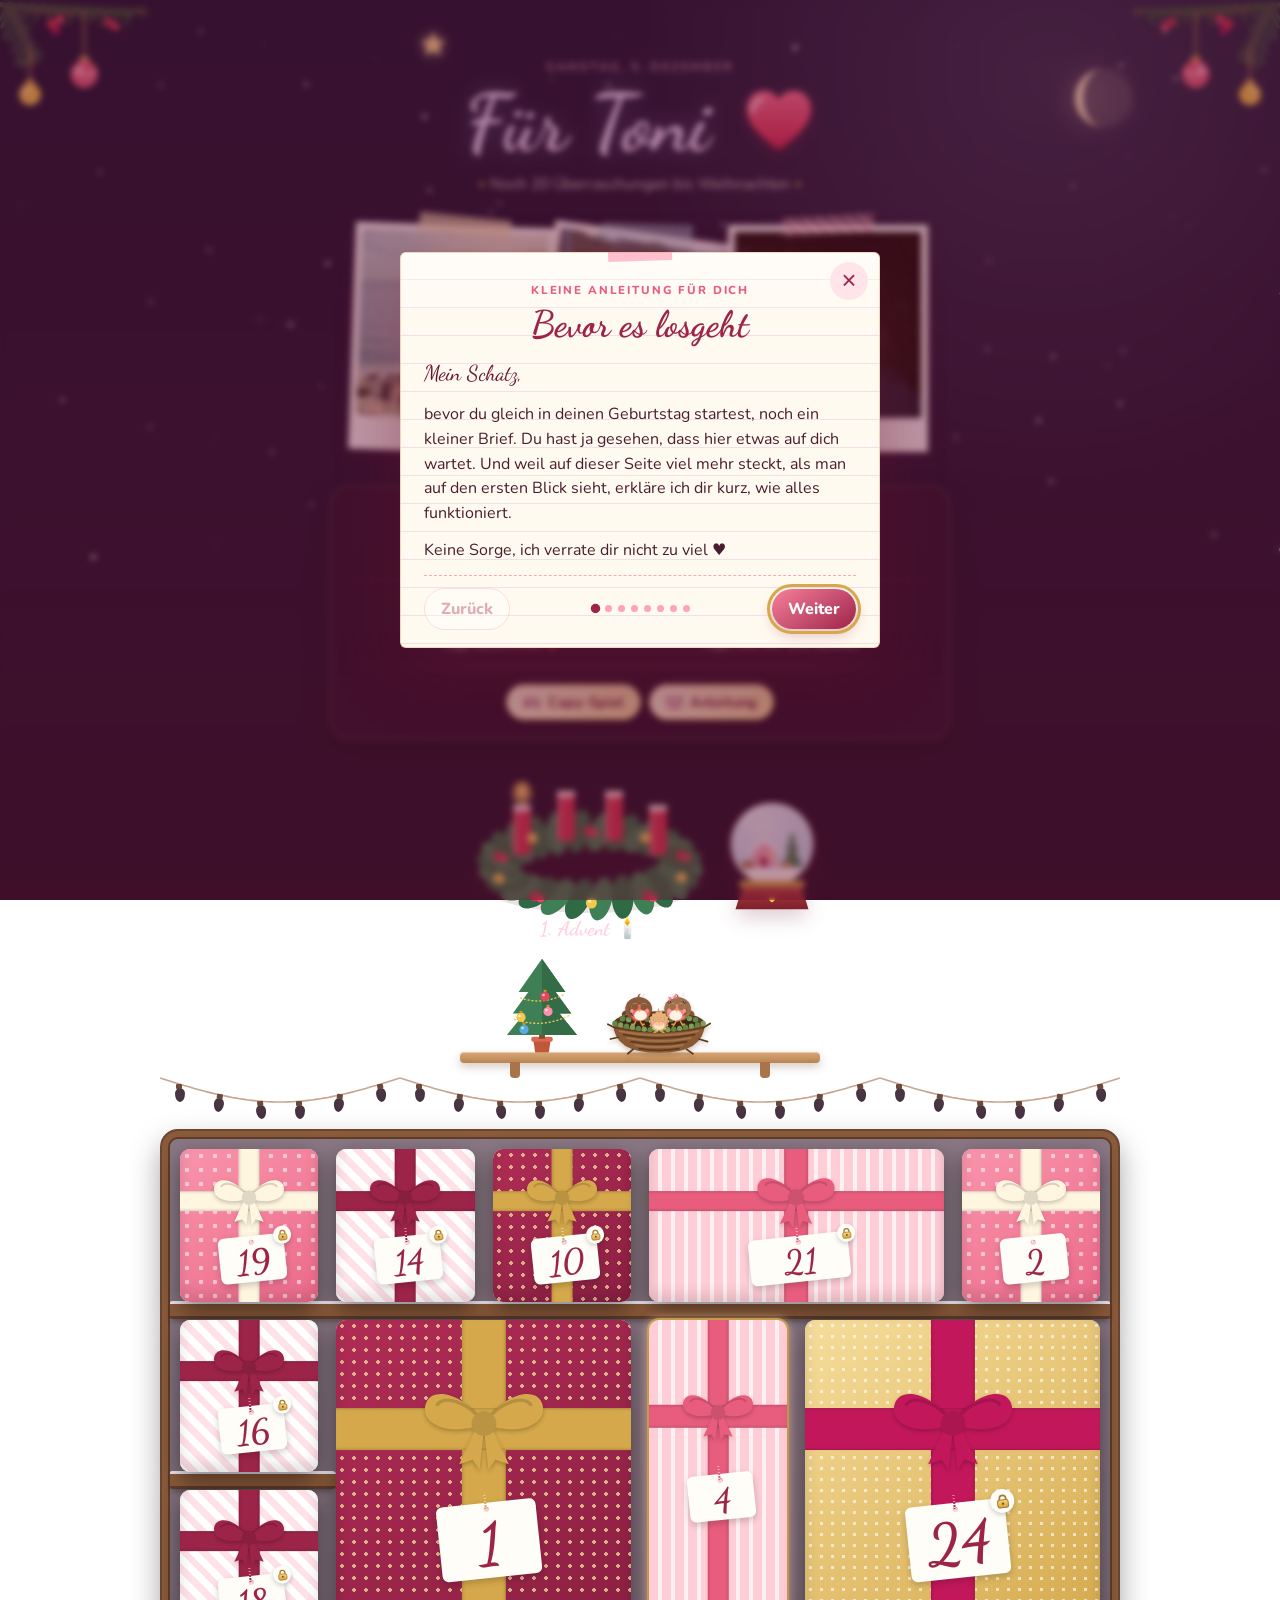
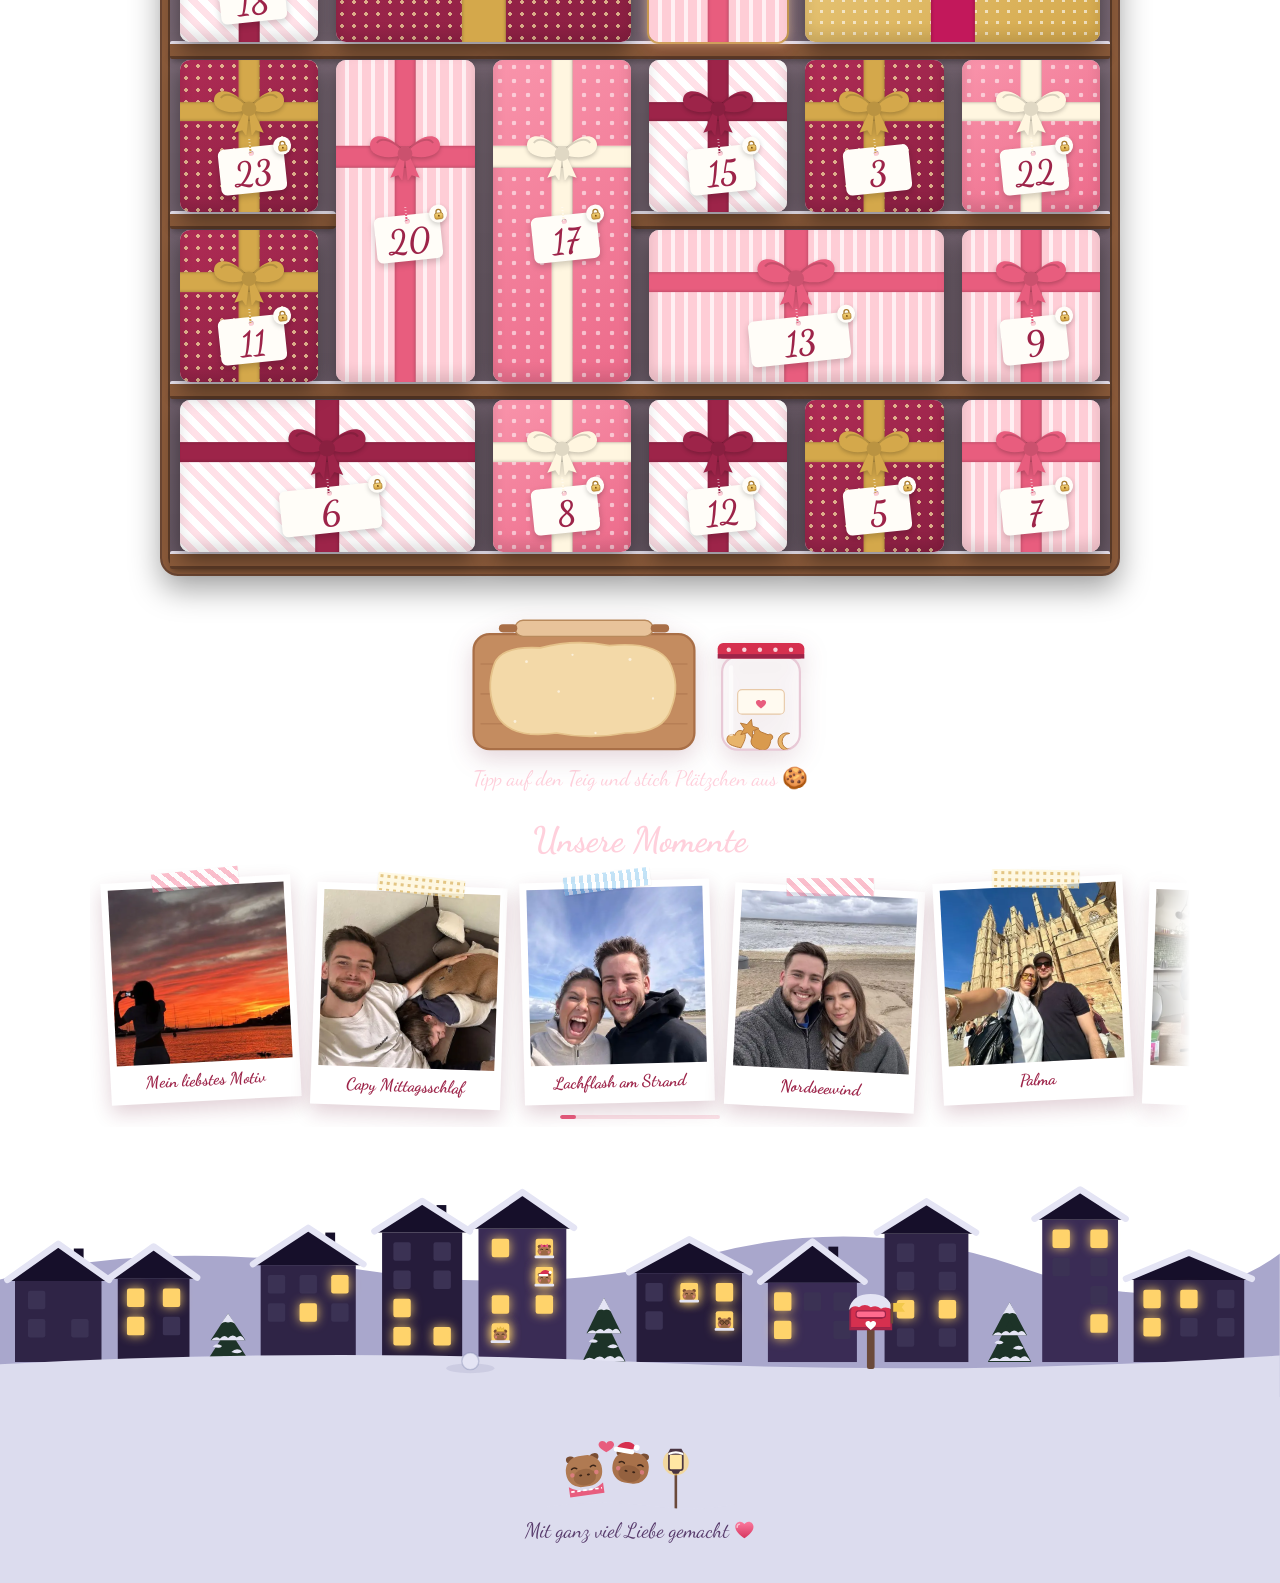
<file: index.html>
<!doctype html>
<html lang="de">
<head>
  <meta charset="utf-8">
  <meta name="viewport" content="width=device-width, initial-scale=1, minimum-scale=1">
  <meta name="robots" content="noindex, nofollow">
  <title>Für Toni ♥️</title>
  <!-- Vorschau beim Teilen (WhatsApp & Co.). Nach dem Umbenennen des Repositorys die Adresse anpassen -->
  <meta name="description" content="Etwas ganz Besonderes wartet auf dich ♥️">
  <meta property="og:type" content="website">
  <meta property="og:title" content="Für Toni ♥️">
  <meta property="og:description" content="Etwas ganz Besonderes wartet auf dich ♥️">
  <meta property="og:url" content="https://chrisbeier3544.github.io/FuerToni/">
  <meta property="og:image" content="https://chrisbeier3544.github.io/FuerToni/icons/vorschau.jpg">
  <meta property="og:image:width" content="1200">
  <meta property="og:image:height" content="630">
  <meta property="og:image:alt" content="Ein rosa Briefumschlag mit Herzsiegel: Für Toni">
  <meta property="og:locale" content="de_DE">
  <meta name="twitter:card" content="summary_large_image">
  <link rel="icon" href="data:image/svg+xml,<svg xmlns='http://www.w3.org/2000/svg' viewBox='0 0 100 100'><text y='.9em' font-size='90'>♥️</text></svg>">
  <link rel="preconnect" href="https://fonts.googleapis.com">
  <link rel="preconnect" href="https://fonts.gstatic.com" crossorigin>
  <link href="https://fonts.googleapis.com/css2?family=Dancing+Script:wght@600;700&family=Lora:ital,wght@1,500;1,600&family=Nunito:wght@400;600;700&display=swap" rel="stylesheet">
  <link rel="stylesheet" href="style.min.css?v=10908178a5">
  <link rel="manifest" href="manifest.webmanifest">
  <link rel="apple-touch-icon" href="icons/apple-touch-icon.png">
  <meta name="theme-color" content="#e85d7e">
  <meta name="mobile-web-app-capable" content="yes">
  <meta name="apple-mobile-web-app-capable" content="yes">
  <meta name="apple-mobile-web-app-title" content="Für Toni">
  <meta name="apple-mobile-web-app-status-bar-style" content="default">
</head>
<body>
  <div id="intro" class="intro" hidden>
    <p id="intro-gruss" class="intro-gruss" aria-live="polite"></p>
    <div class="umschlag" id="umschlag" role="button" tabindex="0" aria-label="Brief öffnen">
      <div class="umschlag-rueck"></div>
      <div class="brief">
        <p class="brief-anrede" id="brief-anrede">Mein Schatz,</p>
        <p class="brief-text" id="brief-text">dein Adventskalender wartet auf dich</p>
        <p class="brief-herz" aria-hidden="true"><svg class="ui-icon" aria-hidden="true"><use href="#i-herz"/></svg></p>
      </div>
      <div class="umschlag-vorne"></div>
      <div class="umschlag-klappe"></div>
      <p class="umschlag-name">Für Toni</p>
      <div class="siegel" aria-hidden="true"><span>♥</span><span class="siegel-schloss">🔒</span></div>
    </div>
    <div id="intro-countdown" class="intro-countdown" hidden>
      <p id="countdown-gruss" class="countdown-gruss" hidden></p>
      <p id="countdown-titel" class="countdown-titel">Dein Brief öffnet sich in</p>
      <div id="countdown-ziffern" class="countdown-ziffern" aria-live="off"></div>
    </div>
    <p class="intro-hinweis" id="intro-hinweis">Tippe auf das Siegel</p>
  </div>

  <div class="himmel" aria-hidden="true">
    <div class="sonne"></div>
    <div class="mond"></div>
    <div class="sterne" id="sterne"></div>
  </div>
  <div class="herzen" aria-hidden="true"></div>

  <svg class="ui-sprite" width="0" height="0" aria-hidden="true" focusable="false">
  <defs>
    <linearGradient id="ui-herz-verlauf" x1="0" y1="0" x2="0" y2="1"><stop offset="0" stop-color="#ff7096"/><stop offset="1" stop-color="#d6244f"/></linearGradient>
    <linearGradient id="ui-gold" x1="0" y1="0" x2="0" y2="1"><stop offset="0" stop-color="#f7d77c"/><stop offset="1" stop-color="#d4a23f"/></linearGradient>
  </defs>
  <symbol id="i-herz" viewBox="0 0 32 29"><path d="M16 28C10 23.6 2 17.6 2 10.2 2 5.7 5.4 2.4 9.5 2.4c2.7 0 5 1.4 6.5 3.7 1.5-2.3 3.8-3.7 6.5-3.7 4.1 0 7.5 3.3 7.5 7.8C30 17.6 22 23.6 16 28z" fill="url(#ui-herz-verlauf)"/><path d="M8.4 6.2c-2.3.4-3.8 2.5-3.5 4.9" fill="none" stroke="#fff" stroke-width="2.2" stroke-linecap="round" opacity=".6"/></symbol>
  <symbol id="i-wolke" viewBox="0 0 32 32"><path d="M9 25h15.5a5.5 5.5 0 0 0 .6-11 7.5 7.5 0 0 0-14.2-2A6.5 6.5 0 0 0 9 25z" fill="#fff4f6" stroke="currentColor" stroke-width="2" stroke-linejoin="round"/><path d="M16 22c-1.7-1.2-3.4-2.5-3.4-3.9 0-1 .8-1.8 1.8-1.8.7 0 1.3.4 1.6.9.3-.5.9-.9 1.6-.9 1 0 1.8.8 1.8 1.8 0 1.4-1.7 2.7-3.4 3.9z" fill="url(#ui-herz-verlauf)"/></symbol>
  <symbol id="i-brief" viewBox="0 0 32 32"><rect x="3" y="7" width="26" height="19" rx="3" fill="#fff4f6" stroke="currentColor" stroke-width="2"/><path d="M4.5 9.5 16 18l11.5-8.5" fill="none" stroke="currentColor" stroke-width="2" stroke-linejoin="round"/><path d="M16 25c-1.9-1.4-3.8-2.8-3.8-4.5 0-1.1.9-2 2-2 .8 0 1.4.4 1.8 1 .4-.6 1-1 1.8-1 1.1 0 2 .9 2 2 0 1.7-1.9 3.1-3.8 4.5z" fill="url(#ui-herz-verlauf)"/></symbol>
  <symbol id="i-geschenk" viewBox="0 0 32 32"><rect x="5" y="14" width="22" height="14" rx="2" fill="#fde3ea" stroke="currentColor" stroke-width="2"/><rect x="3" y="9.5" width="26" height="5" rx="1.5" fill="#fff4f6" stroke="currentColor" stroke-width="2"/><rect x="14" y="9.5" width="4" height="18.5" fill="#e0b04e"/><path d="M16 9.5c-2-4-7-5.5-7.6-2.6S12.4 9.5 16 9.5zm0 0c2-4 7-5.5 7.6-2.6S19.6 9.5 16 9.5z" fill="#f3c84b" stroke="#b8862f" stroke-width="1.2" stroke-linejoin="round"/></symbol>
  <symbol id="i-mikro" viewBox="0 0 32 32"><rect x="11" y="3" width="10" height="17" rx="5" fill="#fde3ea" stroke="currentColor" stroke-width="2"/><path d="M7 15a9 9 0 0 0 18 0M16 24v5M11 29h10" fill="none" stroke="currentColor" stroke-width="2" stroke-linecap="round"/></symbol>
  <symbol id="i-buch" viewBox="0 0 32 32"><path d="M16 8.5C12.5 6 8 5.5 3 6.5v19c5-1 9.5-.5 13 2 3.5-2.5 8-3 13-2v-19c-5-1-9.5-.5-13 2z" fill="#fff4f6" stroke="currentColor" stroke-width="2" stroke-linejoin="round"/><path d="M16 8.5v19" stroke="currentColor" stroke-width="2"/></symbol>
  <symbol id="i-spiel" viewBox="0 0 32 32"><path d="M9 10h14a6 6 0 0 1 5.8 4.5l1.6 6.6A3.6 3.6 0 0 1 24.3 24l-3.1-3H10.8l-3.1 3a3.6 3.6 0 0 1-6.1-2.9l1.6-6.6A6 6 0 0 1 9 10z" fill="#fde3ea" stroke="currentColor" stroke-width="2" stroke-linejoin="round"/><path d="M10 14v5M7.5 16.5h5" stroke="currentColor" stroke-width="2" stroke-linecap="round"/><circle cx="21.5" cy="15" r="1.6" fill="currentColor"/><circle cx="24.5" cy="18" r="1.6" fill="currentColor"/></symbol>
  <symbol id="i-ticket" viewBox="0 0 32 32"><path d="M4 9h24v4a3 3 0 0 0 0 6v4H4v-4a3 3 0 0 0 0-6z" fill="#fff4f6" stroke="currentColor" stroke-width="2" stroke-linejoin="round"/><path d="M12 10.5v11" stroke="currentColor" stroke-width="1.6" stroke-dasharray="2 2"/><path d="M20 19.5c-1.6-1.1-3.2-2.3-3.2-3.7 0-.9.7-1.6 1.6-1.6.7 0 1.2.4 1.6.9.4-.5.9-.9 1.6-.9.9 0 1.6.7 1.6 1.6 0 1.4-1.6 2.6-3.2 3.7z" fill="url(#ui-herz-verlauf)"/></symbol>
  <symbol id="i-post" viewBox="0 0 32 32"><rect x="3" y="7" width="26" height="18" rx="2" fill="#fff4f6" stroke="currentColor" stroke-width="2"/><rect x="20" y="10" width="6" height="7" rx="1" fill="#fde3ea" stroke="currentColor" stroke-width="1.5"/><path d="M7 13h9M7 17h9M7 21h7" stroke="currentColor" stroke-width="1.6" stroke-linecap="round"/></symbol>
  <symbol id="i-schloss" viewBox="0 0 24 24"><path d="M7.5 10.5V8a4.5 4.5 0 0 1 9 0v2.5" fill="none" stroke="#a97b2c" stroke-width="2.4"/><rect x="4.5" y="10" width="15" height="11" rx="3" fill="url(#ui-gold)" stroke="#a97b2c" stroke-width="1.4"/><circle cx="12" cy="15.2" r="1.7" fill="#7a4f12"/></symbol>
  <symbol id="i-play" viewBox="0 0 24 24"><path d="M8 5.5v13a1 1 0 0 0 1.5.9l10.4-6.5a1 1 0 0 0 0-1.8L9.5 4.6A1 1 0 0 0 8 5.5z" fill="currentColor"/></symbol>
  <symbol id="i-pause" viewBox="0 0 24 24"><rect x="6.5" y="5" width="4" height="14" rx="1.3" fill="currentColor"/><rect x="13.5" y="5" width="4" height="14" rx="1.3" fill="currentColor"/></symbol>
</svg>
  <header class="kopf">
    <div class="briefkopf">
      <p id="datum" class="datum"></p>
      <p id="gruss" class="gruss"></p>
      <h1 id="titel">Für Toni ♥️</h1>
      <p id="untertitel" class="untertitel"></p>
    </div>
    <div id="titelfotos" class="titelfotos"></div>
    <section class="heute-karte" aria-label="Heute">
      <p class="heute-label">Dein Tag</p>
      <p id="status" class="status" aria-live="polite"></p>
      <div id="zusammen" class="zusammen"></div>
      <p class="kopf-knoepfe">
        <button id="sammlung-knopf" class="sammlung-knopf" type="button" hidden><svg class="ui-icon" aria-hidden="true"><use href="#i-ticket"/></svg> Meine Gutscheine</button>
        <button id="finale-knopf" class="sammlung-knopf" type="button" hidden><svg class="ui-icon" aria-hidden="true"><use href="#i-herz"/></svg> Unser Herz</button>
        <button id="rueckblick-knopf" class="sammlung-knopf" type="button" hidden><svg class="ui-icon" aria-hidden="true"><use href="#i-buch"/></svg> Unser Dezember</button>
        <button id="postkarte-knopf" class="sammlung-knopf" type="button" hidden><svg class="ui-icon" aria-hidden="true"><use href="#i-post"/></svg> Heutige Postkarte</button>
        <button id="spiel-knopf" class="sammlung-knopf" type="button" hidden><svg class="ui-icon" aria-hidden="true"><use href="#i-spiel"/></svg> Capy-Spiel</button>
      </p>
    </section>
  </header>

  <main>
    <div id="adventskranz" class="adventskranz" hidden></div>
    <div id="lichterkette" class="lichterkette" role="img" aria-label="Lichterkette"></div>
    <div id="kalender" class="kalender" aria-label="Adventskalender mit 24 Türchen"></div>
  </main>

  <section id="momente" class="momente" aria-labelledby="momente-titel" hidden>
    <h2 id="momente-titel">Unsere Momente</h2>
    <div id="fotostreifen" class="fotostreifen"></div>
    <div id="streifen-fortschritt" class="streifen-fortschritt" aria-hidden="true"><span></span></div>
    <p id="wisch-hinweis" class="wisch-hinweis">wischen für mehr Fotos <span aria-hidden="true">→</span></p>
  </section>

  <div id="landschaft" class="landschaft" aria-hidden="true"></div>

  <footer class="fuss">
    <div class="capy-familie" aria-hidden="true">
      <svg viewBox="0 0 220 110">
        <g class="laterne">
          <rect x="150" y="40" width="3" height="62" fill="#6b4a3a"/>
          <circle class="laternen-licht" cx="151.5" cy="48" r="15" fill="#ffd36b" opacity=".35"/>
          <path d="M142 38h19l-3-6h-13z" fill="#4a3542"/>
          <rect x="143.5" y="38" width="16" height="19" rx="2.5" fill="#ffe7a3" stroke="#4a3542" stroke-width="2"/>
          <path d="M146 57h11l-2.5 4h-6z" fill="#4a3542"/>
          <path d="M144 38 q7.5 -3.5 15 0" fill="none" stroke="#fff" stroke-width="2.5" stroke-linecap="round"/>
        </g>
        <g transform="translate(18 34) rotate(-8 28 30)">
          <ellipse cx="14" cy="9" rx="5" ry="4" fill="#7a4e33"/><ellipse cx="42" cy="9" rx="5" ry="4" fill="#7a4e33"/>
          <rect x="7" y="6" width="42" height="36" rx="17" fill="#b07a52"/><ellipse cx="28" cy="31" rx="13" ry="9.5" fill="#9a6844"/>
          <path d="M14 20q3-2.5 6 0M36 20q3-2.5 6 0" fill="none" stroke="#3a2418" stroke-width="1.8" stroke-linecap="round"/>
          <ellipse cx="23.5" cy="28.5" rx="1.8" ry="1.1" fill="#3a2418"/><ellipse cx="32.5" cy="28.5" rx="1.8" ry="1.1" fill="#3a2418"/>
          <circle cx="14" cy="27" r="2.6" fill="#f7809b" opacity=".6"/><circle cx="42" cy="27" r="2.6" fill="#f7809b" opacity=".6"/>
          <path d="M8 40 q20 14 40 0 v12 h-40z" fill="#e85d7e"/><path d="M10 46h36" stroke="#fff" stroke-width="2" stroke-dasharray="4 3"/>
        </g>
        <g transform="translate(70 30) rotate(10 28 30)">
          <ellipse cx="14" cy="9" rx="5" ry="4" fill="#7a4e33"/><ellipse cx="42" cy="9" rx="5" ry="4" fill="#7a4e33"/>
          <rect x="7" y="6" width="42" height="36" rx="17" fill="#a8714a"/><ellipse cx="28" cy="31" rx="13" ry="9.5" fill="#94613f"/>
          <path d="M14 20q3-2.5 6 0M36 20q3-2.5 6 0" fill="none" stroke="#3a2418" stroke-width="1.8" stroke-linecap="round"/>
          <ellipse cx="23.5" cy="28.5" rx="1.8" ry="1.1" fill="#3a2418"/><ellipse cx="32.5" cy="28.5" rx="1.8" ry="1.1" fill="#3a2418"/>
          <circle cx="14" cy="27" r="2.6" fill="#f7809b" opacity=".6"/><circle cx="42" cy="27" r="2.6" fill="#f7809b" opacity=".6"/>
          <path d="M8 6 C10 -6 26 -8 30 0 L22 6z" fill="#d6304f"/><rect x="5" y="3" width="24" height="5.5" rx="2.7" fill="#fff"/><circle cx="31" cy="0" r="3.4" fill="#fff"/>
        </g>
        <path class="familien-herz" d="M71 26c-2.6-4.4-9-3.2-9 1.6 0 4.2 9 8.6 9 8.6s9-4.4 9-8.6c0-4.8-6.4-6-9-1.6z" fill="#e85d7e"/>
        <path d="M0 100 Q60 90 120 98 T220 96 V110 H0z" fill="#fff"/>
      </svg>
    </div>
    <p class="fuss-text">Mit ganz viel Liebe gemacht <svg class="ui-icon" aria-hidden="true"><use href="#i-herz"/></svg></p>
  </footer>

  <div id="toast" class="toast" role="status" aria-live="polite"></div>

  <dialog id="dialog" class="dialog" aria-labelledby="dialog-titel">
    <div class="dialog-inhalt">
      <button class="schliessen" type="button" aria-label="Schließen">×</button>
      <div class="wachssiegel" id="dialog-siegel" aria-hidden="true"></div>
      <p class="dialog-tag" id="dialog-tag"></p>
      <h2 id="dialog-titel"></h2>
      <img id="dialog-bild" class="dialog-bild" alt="" hidden>
      <div id="rubbel-bereich" class="rubbel-bereich">
      <p id="dialog-text" class="dialog-text"></p>
      <p id="dialog-unterschrift" class="unterschrift"></p>
      <div class="extras">
        <div id="dialog-brief" class="extra extra-brief" hidden>
          <span class="extra-icon" aria-hidden="true"><svg class="ui-icon" aria-hidden="true"><use href="#i-wolke"/></svg></span>
          <span class="extra-label">Hier klebt deine Wolke hin</span>
          <span id="dialog-brief-zahl" class="extra-zahl"></span>
        </div>
        <div id="dialog-paeckchen" class="extra extra-paeckchen" hidden>
          <span class="extra-icon" aria-hidden="true"><svg class="ui-icon" aria-hidden="true"><use href="#i-geschenk"/></svg></span>
          <span class="extra-label">Heute darfst du zusätzlich dieses Päckchen öffnen</span>
          <span id="dialog-paeckchen-zahl" class="extra-zahl"></span>
        </div>
      </div>
      <canvas id="rubbel" class="rubbel" hidden aria-label="Rubbelfeld: mit dem Finger freirubbeln"></canvas>
      </div>
      <div id="dialog-audio" class="sprachnachricht" hidden>
        <p class="sprachnachricht-titel"><svg class="ui-icon" aria-hidden="true"><use href="#i-mikro"/></svg> Eine Sprachnachricht von mir</p>
        <audio id="dialog-audio-player" preload="metadata"></audio>
        <div class="player">
          <button type="button" class="player-knopf" aria-label="Sprachnachricht abspielen"><svg class="ui-icon player-play" aria-hidden="true"><use href="#i-play"/></svg><svg class="ui-icon player-pause" aria-hidden="true"><use href="#i-pause"/></svg></button>
          <div class="player-leiste" role="slider" tabindex="0" aria-label="Position in der Sprachnachricht" aria-valuemin="0" aria-valuemax="100" aria-valuenow="0"><span class="player-fortschritt"></span><span class="player-punkt"><svg class="ui-icon" aria-hidden="true"><use href="#i-herz"/></svg></span></div>
          <span class="player-zeit">0:00</span>
        </div>
      </div>
      <div id="dialog-hinweis" class="hinweis" hidden>
        <span class="hinweis-icon" aria-hidden="true"><svg class="ui-icon" aria-hidden="true"><use href="#i-geschenk"/></svg></span>
        <span id="dialog-hinweis-text"></span>
      </div>
    </div>
  </dialog>

  <dialog id="gutschein" class="dialog gutschein-dialog" aria-labelledby="gutschein-titel">
    <div class="dialog-inhalt">
      <button class="schliessen" type="button" aria-label="Schließen">×</button>
      <p id="gutschein-gefunden" class="gutschein-gefunden">Du hast ein Easter Egg gefunden! 🎉</p>
      <div class="ticket">
        <img id="gutschein-bild" class="ticket-bild" alt="" hidden>
        <div id="gutschein-emblem" class="ticket-emblem" aria-hidden="true"></div>
        <p class="ticket-label">Gutschein für</p>
        <h2 id="gutschein-titel"></h2>
        <p id="gutschein-text" class="ticket-text"></p>
        <p class="ticket-fuss"><strong>Aktiv, sobald du mir einen Screenshot davon per WhatsApp geschickt hast 📸</strong><br>Gültig für immer · Einlösbar bei mir ♥️</p>
      </div>
    </div>
  </dialog>

  <dialog id="sammlung" class="dialog" aria-labelledby="sammlung-titel">
    <div class="dialog-inhalt">
      <button class="schliessen" type="button" aria-label="Schließen">×</button>
      <h2 id="sammlung-titel">Deine Gutscheine</h2>
      <div id="sammlung-liste" class="sammlung-liste"></div>
    </div>
  </dialog>

  <dialog id="quiz" class="dialog" aria-labelledby="quiz-frage">
    <div class="dialog-inhalt">
      <button class="schliessen" type="button" aria-label="Schließen">×</button>
      <p class="dialog-tag">Du hast etwas entdeckt 🔍</p>
      <p class="quiz-intro">Aber erst musst du dir das verdienen. Beantworte diese Frage:</p>
      <h2 id="quiz-frage"></h2>
      <div id="quiz-antworten" class="quiz-antworten"></div>
      <p id="quiz-rueckmeldung" class="quiz-rueckmeldung" aria-live="polite"></p>
    </div>
  </dialog>

  <dialog id="rueckblick" class="dialog" aria-labelledby="rueckblick-titel">
    <div class="dialog-inhalt">
      <button class="schliessen" type="button" aria-label="Schließen">×</button>
      <h2 id="rueckblick-titel">Unser Dezember</h2>
      <div id="rueckblick-liste" class="rueckblick-liste"></div>
    </div>
  </dialog>

  <div id="app-tipp" class="app-tipp" hidden>
    <span class="app-tipp-icon" aria-hidden="true">📲</span>
    <p id="app-tipp-text"></p>
    <button type="button" id="app-tipp-zu" aria-label="Tipp schließen">×</button>
  </div>

  <dialog id="postkarte" class="dialog postkarte-dialog" aria-labelledby="postkarte-titel">
    <div class="postkarte">
      <button class="schliessen" type="button" aria-label="Schließen">×</button>
      <img id="postkarte-bild" class="postkarte-bild" alt="">
      <div class="postkarte-rechts">
        <div class="briefmarke" aria-hidden="true"><span>🐹</span></div>
        <div class="poststempel" id="postkarte-stempel" aria-hidden="true"></div>
        <h2 id="postkarte-titel" class="postkarte-titel"></h2>
        <p id="postkarte-text" class="postkarte-text"></p>
        <p class="postkarte-gruss">Dein Chris ♥️</p>
      </div>
    </div>
  </dialog>

  <dialog id="spiel" class="spiel-dialog" aria-label="Capy-Spiel">
    <div class="spiel-rahmen">
      <canvas id="spiel-leinwand" class="spiel-leinwand"></canvas>
      <div class="spiel-anzeige" aria-live="polite">
        <span id="spiel-punkte">0</span>
        <span id="spiel-leben">♥️♥️♥️</span>
      </div>
      <button class="schliessen spiel-zu" type="button" aria-label="Spiel schließen">×</button>
      <div id="spiel-menue" class="spiel-menue">
        <h2 id="spiel-titel">Capy fängt Schneeflocken</h2>
        <p id="spiel-text">Fang Schneeflocken, Herzen und Sterne. Weich Eis und Eiszapfen aus und schnapp dir die Extras!</p>
        <ul class="spiel-legende">
          <li><span>❄️</span> 1 Punkt</li>
          <li><span>♥️</span> 3 Punkte</li>
          <li><span>⭐</span> 10 Punkte</li>
          <li><span>🧊</span> Eis kostet ein Leben</li>
          <li><span>☕</span> Kakao schützt dich</li>
          <li><span>🧲</span> Magnet zieht alles an</li>
          <li><span>⏳</span> Sanduhr: Zeitlupe</li>
          <li><span>🍀</span> Klee: ein Leben</li>
        </ul>
        <p class="spiel-tipp">15 Treffer in Folge bringen den Liebesregen ♥️</p>
        <p id="spiel-rekord" class="spiel-rekord"></p>
        <button id="spiel-start" class="spiel-start" type="button">Los geht's</button>
        <p class="spiel-steuerung">Mit dem Finger nach links und rechts wischen<br>oder die Pfeiltasten benutzen</p>
      </div>
    </div>
  </dialog>

  <dialog id="lightbox" class="lightbox" aria-label="Foto">
    <button class="schliessen" type="button" aria-label="Schließen">×</button>
    <figure class="lightbox-figur">
      <img id="lightbox-bild" alt="">
      <figcaption id="lightbox-text"></figcaption>
    </figure>
    <button class="lightbox-pfeil zurueck" type="button" aria-label="Vorheriges Foto">‹</button>
    <button class="lightbox-pfeil weiter" type="button" aria-label="Nächstes Foto">›</button>
  </dialog>

  <div id="finale" class="finale" hidden>
    <div id="finale-herz" class="finale-herz"></div>
    <div class="finale-text">
      <p class="finale-titel">Frohe Weihnachten, Baby</p>
      <p class="finale-unter">24 Türchen voller Liebe <svg class="ui-icon" aria-hidden="true"><use href="#i-herz"/></svg></p>
    </div>
    <button type="button" class="schliessen finale-zu" aria-label="Schließen">×</button>
  </div>

  <canvas id="konfetti-regen" class="konfetti-regen" popover="manual" aria-hidden="true"></canvas>

  <script src="inhalte.js"></script>
  <script src="kalender.min.js?v=77298b6476"></script>
</body>
</html>
</file>
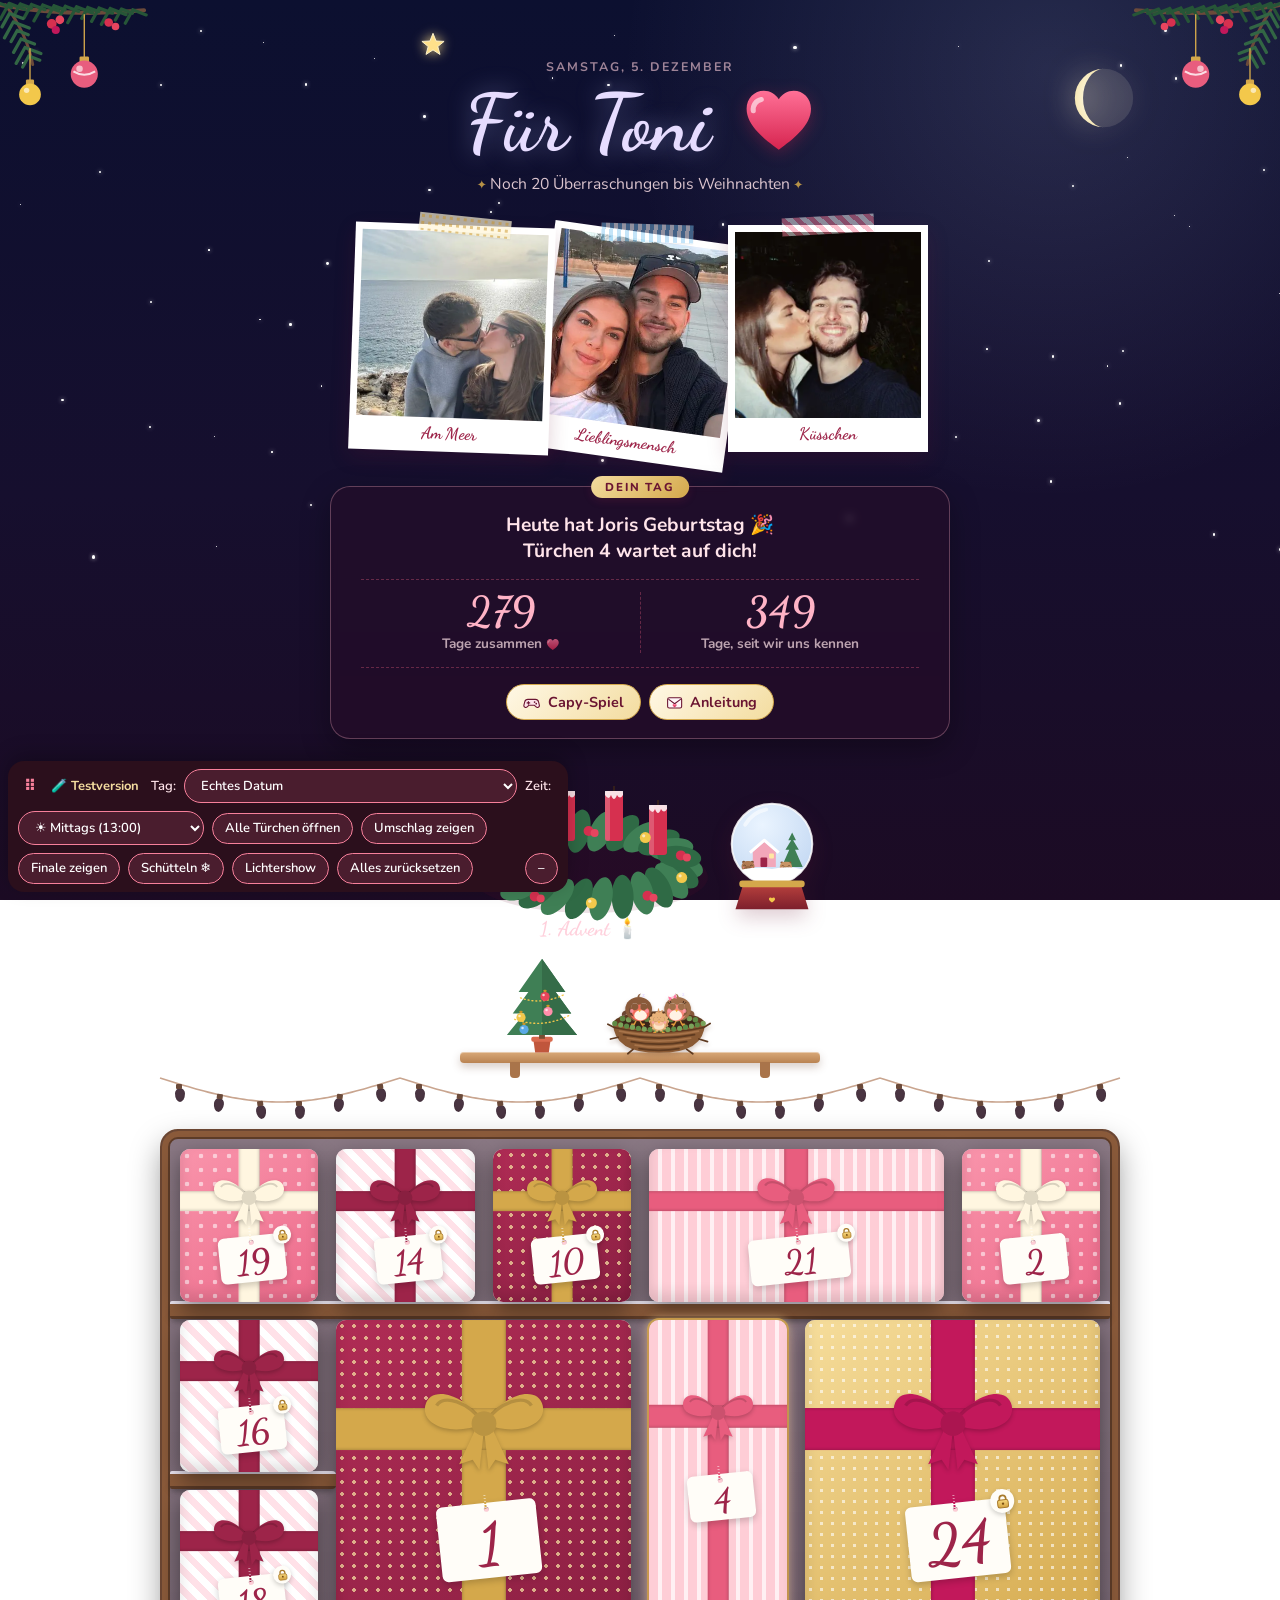
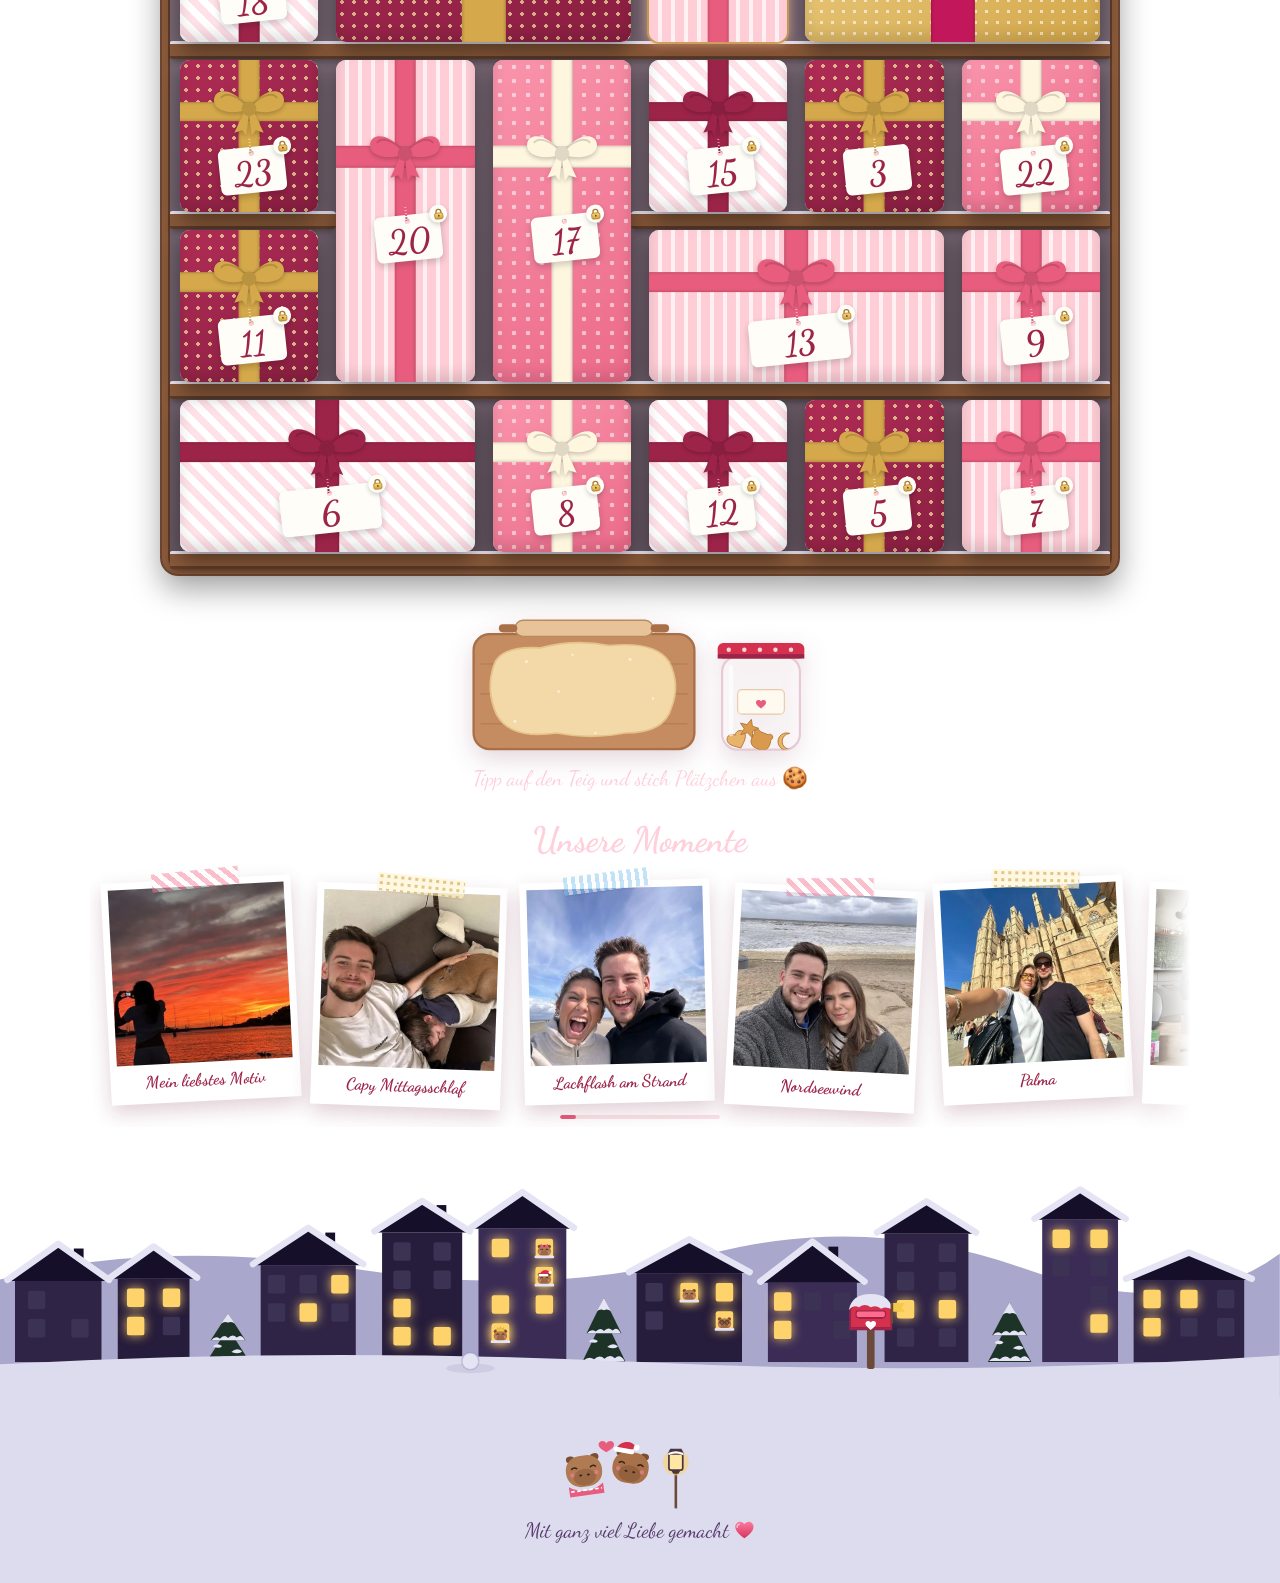
<file: vorschau-poyjy2er/index.html>
<!doctype html>
<html lang="de">
<head>
  <meta charset="utf-8">
  <base href="../">
  <meta name="viewport" content="width=device-width, initial-scale=1, minimum-scale=1">
  <meta name="robots" content="noindex, nofollow">
  <title>Toni Adventskalender Test</title>
  <link rel="icon" href="data:image/svg+xml,<svg xmlns='http://www.w3.org/2000/svg' viewBox='0 0 100 100'><text y='.9em' font-size='90'>♥️</text></svg>">
  <link rel="preconnect" href="https://fonts.googleapis.com">
  <link rel="preconnect" href="https://fonts.gstatic.com" crossorigin>
  <link href="https://fonts.googleapis.com/css2?family=Dancing+Script:wght@600;700&family=Lora:ital,wght@1,500;1,600&family=Nunito:wght@400;600;700&display=swap" rel="stylesheet">
  <link rel="stylesheet" href="style.min.css?v=10908178a5">
  <link rel="manifest" href="manifest.webmanifest">
  <link rel="apple-touch-icon" href="icons/apple-touch-icon.png">
  <meta name="theme-color" content="#e85d7e">
  <meta name="mobile-web-app-capable" content="yes">
  <meta name="apple-mobile-web-app-capable" content="yes">
  <meta name="apple-mobile-web-app-title" content="Für Toni">
  <meta name="apple-mobile-web-app-status-bar-style" content="default">
</head>
<body>
  <div id="intro" class="intro" hidden>
    <p id="intro-gruss" class="intro-gruss" aria-live="polite"></p>
    <div class="umschlag" id="umschlag" role="button" tabindex="0" aria-label="Brief öffnen">
      <div class="umschlag-rueck"></div>
      <div class="brief">
        <p class="brief-anrede" id="brief-anrede">Mein Schatz,</p>
        <p class="brief-text" id="brief-text">dein Adventskalender wartet auf dich</p>
        <p class="brief-herz" aria-hidden="true"><svg class="ui-icon" aria-hidden="true"><use href="#i-herz"/></svg></p>
      </div>
      <div class="umschlag-vorne"></div>
      <div class="umschlag-klappe"></div>
      <p class="umschlag-name">Für Toni</p>
      <div class="siegel" aria-hidden="true"><span>♥</span><span class="siegel-schloss">🔒</span></div>
    </div>
    <div id="intro-countdown" class="intro-countdown" hidden>
      <p id="countdown-gruss" class="countdown-gruss" hidden></p>
      <p id="countdown-titel" class="countdown-titel">Dein Brief öffnet sich in</p>
      <div id="countdown-ziffern" class="countdown-ziffern" aria-live="off"></div>
    </div>
    <p class="intro-hinweis" id="intro-hinweis">Tippe auf das Siegel</p>
  </div>

  <div class="himmel" aria-hidden="true">
    <div class="sonne"></div>
    <div class="mond"></div>
    <div class="sterne" id="sterne"></div>
  </div>
  <div class="herzen" aria-hidden="true"></div>

  <svg class="ui-sprite" width="0" height="0" aria-hidden="true" focusable="false">
  <defs>
    <linearGradient id="ui-herz-verlauf" x1="0" y1="0" x2="0" y2="1"><stop offset="0" stop-color="#ff7096"/><stop offset="1" stop-color="#d6244f"/></linearGradient>
    <linearGradient id="ui-gold" x1="0" y1="0" x2="0" y2="1"><stop offset="0" stop-color="#f7d77c"/><stop offset="1" stop-color="#d4a23f"/></linearGradient>
  </defs>
  <symbol id="i-herz" viewBox="0 0 32 29"><path d="M16 28C10 23.6 2 17.6 2 10.2 2 5.7 5.4 2.4 9.5 2.4c2.7 0 5 1.4 6.5 3.7 1.5-2.3 3.8-3.7 6.5-3.7 4.1 0 7.5 3.3 7.5 7.8C30 17.6 22 23.6 16 28z" fill="url(#ui-herz-verlauf)"/><path d="M8.4 6.2c-2.3.4-3.8 2.5-3.5 4.9" fill="none" stroke="#fff" stroke-width="2.2" stroke-linecap="round" opacity=".6"/></symbol>
  <symbol id="i-wolke" viewBox="0 0 32 32"><path d="M9 25h15.5a5.5 5.5 0 0 0 .6-11 7.5 7.5 0 0 0-14.2-2A6.5 6.5 0 0 0 9 25z" fill="#fff4f6" stroke="currentColor" stroke-width="2" stroke-linejoin="round"/><path d="M16 22c-1.7-1.2-3.4-2.5-3.4-3.9 0-1 .8-1.8 1.8-1.8.7 0 1.3.4 1.6.9.3-.5.9-.9 1.6-.9 1 0 1.8.8 1.8 1.8 0 1.4-1.7 2.7-3.4 3.9z" fill="url(#ui-herz-verlauf)"/></symbol>
  <symbol id="i-brief" viewBox="0 0 32 32"><rect x="3" y="7" width="26" height="19" rx="3" fill="#fff4f6" stroke="currentColor" stroke-width="2"/><path d="M4.5 9.5 16 18l11.5-8.5" fill="none" stroke="currentColor" stroke-width="2" stroke-linejoin="round"/><path d="M16 25c-1.9-1.4-3.8-2.8-3.8-4.5 0-1.1.9-2 2-2 .8 0 1.4.4 1.8 1 .4-.6 1-1 1.8-1 1.1 0 2 .9 2 2 0 1.7-1.9 3.1-3.8 4.5z" fill="url(#ui-herz-verlauf)"/></symbol>
  <symbol id="i-geschenk" viewBox="0 0 32 32"><rect x="5" y="14" width="22" height="14" rx="2" fill="#fde3ea" stroke="currentColor" stroke-width="2"/><rect x="3" y="9.5" width="26" height="5" rx="1.5" fill="#fff4f6" stroke="currentColor" stroke-width="2"/><rect x="14" y="9.5" width="4" height="18.5" fill="#e0b04e"/><path d="M16 9.5c-2-4-7-5.5-7.6-2.6S12.4 9.5 16 9.5zm0 0c2-4 7-5.5 7.6-2.6S19.6 9.5 16 9.5z" fill="#f3c84b" stroke="#b8862f" stroke-width="1.2" stroke-linejoin="round"/></symbol>
  <symbol id="i-mikro" viewBox="0 0 32 32"><rect x="11" y="3" width="10" height="17" rx="5" fill="#fde3ea" stroke="currentColor" stroke-width="2"/><path d="M7 15a9 9 0 0 0 18 0M16 24v5M11 29h10" fill="none" stroke="currentColor" stroke-width="2" stroke-linecap="round"/></symbol>
  <symbol id="i-buch" viewBox="0 0 32 32"><path d="M16 8.5C12.5 6 8 5.5 3 6.5v19c5-1 9.5-.5 13 2 3.5-2.5 8-3 13-2v-19c-5-1-9.5-.5-13 2z" fill="#fff4f6" stroke="currentColor" stroke-width="2" stroke-linejoin="round"/><path d="M16 8.5v19" stroke="currentColor" stroke-width="2"/></symbol>
  <symbol id="i-spiel" viewBox="0 0 32 32"><path d="M9 10h14a6 6 0 0 1 5.8 4.5l1.6 6.6A3.6 3.6 0 0 1 24.3 24l-3.1-3H10.8l-3.1 3a3.6 3.6 0 0 1-6.1-2.9l1.6-6.6A6 6 0 0 1 9 10z" fill="#fde3ea" stroke="currentColor" stroke-width="2" stroke-linejoin="round"/><path d="M10 14v5M7.5 16.5h5" stroke="currentColor" stroke-width="2" stroke-linecap="round"/><circle cx="21.5" cy="15" r="1.6" fill="currentColor"/><circle cx="24.5" cy="18" r="1.6" fill="currentColor"/></symbol>
  <symbol id="i-ticket" viewBox="0 0 32 32"><path d="M4 9h24v4a3 3 0 0 0 0 6v4H4v-4a3 3 0 0 0 0-6z" fill="#fff4f6" stroke="currentColor" stroke-width="2" stroke-linejoin="round"/><path d="M12 10.5v11" stroke="currentColor" stroke-width="1.6" stroke-dasharray="2 2"/><path d="M20 19.5c-1.6-1.1-3.2-2.3-3.2-3.7 0-.9.7-1.6 1.6-1.6.7 0 1.2.4 1.6.9.4-.5.9-.9 1.6-.9.9 0 1.6.7 1.6 1.6 0 1.4-1.6 2.6-3.2 3.7z" fill="url(#ui-herz-verlauf)"/></symbol>
  <symbol id="i-post" viewBox="0 0 32 32"><rect x="3" y="7" width="26" height="18" rx="2" fill="#fff4f6" stroke="currentColor" stroke-width="2"/><rect x="20" y="10" width="6" height="7" rx="1" fill="#fde3ea" stroke="currentColor" stroke-width="1.5"/><path d="M7 13h9M7 17h9M7 21h7" stroke="currentColor" stroke-width="1.6" stroke-linecap="round"/></symbol>
  <symbol id="i-schloss" viewBox="0 0 24 24"><path d="M7.5 10.5V8a4.5 4.5 0 0 1 9 0v2.5" fill="none" stroke="#a97b2c" stroke-width="2.4"/><rect x="4.5" y="10" width="15" height="11" rx="3" fill="url(#ui-gold)" stroke="#a97b2c" stroke-width="1.4"/><circle cx="12" cy="15.2" r="1.7" fill="#7a4f12"/></symbol>
  <symbol id="i-play" viewBox="0 0 24 24"><path d="M8 5.5v13a1 1 0 0 0 1.5.9l10.4-6.5a1 1 0 0 0 0-1.8L9.5 4.6A1 1 0 0 0 8 5.5z" fill="currentColor"/></symbol>
  <symbol id="i-pause" viewBox="0 0 24 24"><rect x="6.5" y="5" width="4" height="14" rx="1.3" fill="currentColor"/><rect x="13.5" y="5" width="4" height="14" rx="1.3" fill="currentColor"/></symbol>
</svg>
  <header class="kopf">
    <div class="briefkopf">
      <p id="datum" class="datum"></p>
      <p id="gruss" class="gruss"></p>
      <h1 id="titel">Für Toni ♥️</h1>
      <p id="untertitel" class="untertitel"></p>
    </div>
    <div id="titelfotos" class="titelfotos"></div>
    <section class="heute-karte" aria-label="Heute">
      <p class="heute-label">Dein Tag</p>
      <p id="status" class="status" aria-live="polite"></p>
      <div id="zusammen" class="zusammen"></div>
      <p class="kopf-knoepfe">
        <button id="sammlung-knopf" class="sammlung-knopf" type="button" hidden><svg class="ui-icon" aria-hidden="true"><use href="#i-ticket"/></svg> Meine Gutscheine</button>
        <button id="finale-knopf" class="sammlung-knopf" type="button" hidden><svg class="ui-icon" aria-hidden="true"><use href="#i-herz"/></svg> Unser Herz</button>
        <button id="rueckblick-knopf" class="sammlung-knopf" type="button" hidden><svg class="ui-icon" aria-hidden="true"><use href="#i-buch"/></svg> Unser Dezember</button>
        <button id="postkarte-knopf" class="sammlung-knopf" type="button" hidden><svg class="ui-icon" aria-hidden="true"><use href="#i-post"/></svg> Heutige Postkarte</button>
        <button id="spiel-knopf" class="sammlung-knopf" type="button" hidden><svg class="ui-icon" aria-hidden="true"><use href="#i-spiel"/></svg> Capy-Spiel</button>
      </p>
    </section>
  </header>

  <main>
    <div id="adventskranz" class="adventskranz" hidden></div>
    <div id="lichterkette" class="lichterkette" role="img" aria-label="Lichterkette"></div>
    <div id="kalender" class="kalender" aria-label="Adventskalender mit 24 Türchen"></div>
  </main>

  <section id="momente" class="momente" aria-labelledby="momente-titel" hidden>
    <h2 id="momente-titel">Unsere Momente</h2>
    <div id="fotostreifen" class="fotostreifen"></div>
    <div id="streifen-fortschritt" class="streifen-fortschritt" aria-hidden="true"><span></span></div>
    <p id="wisch-hinweis" class="wisch-hinweis">wischen für mehr Fotos <span aria-hidden="true">→</span></p>
  </section>

  <div id="landschaft" class="landschaft" aria-hidden="true"></div>

  <footer class="fuss">
    <div class="capy-familie" aria-hidden="true">
      <svg viewBox="0 0 220 110">
        <g class="laterne">
          <rect x="150" y="40" width="3" height="62" fill="#6b4a3a"/>
          <circle class="laternen-licht" cx="151.5" cy="48" r="15" fill="#ffd36b" opacity=".35"/>
          <path d="M142 38h19l-3-6h-13z" fill="#4a3542"/>
          <rect x="143.5" y="38" width="16" height="19" rx="2.5" fill="#ffe7a3" stroke="#4a3542" stroke-width="2"/>
          <path d="M146 57h11l-2.5 4h-6z" fill="#4a3542"/>
          <path d="M144 38 q7.5 -3.5 15 0" fill="none" stroke="#fff" stroke-width="2.5" stroke-linecap="round"/>
        </g>
        <g transform="translate(18 34) rotate(-8 28 30)">
          <ellipse cx="14" cy="9" rx="5" ry="4" fill="#7a4e33"/><ellipse cx="42" cy="9" rx="5" ry="4" fill="#7a4e33"/>
          <rect x="7" y="6" width="42" height="36" rx="17" fill="#b07a52"/><ellipse cx="28" cy="31" rx="13" ry="9.5" fill="#9a6844"/>
          <path d="M14 20q3-2.5 6 0M36 20q3-2.5 6 0" fill="none" stroke="#3a2418" stroke-width="1.8" stroke-linecap="round"/>
          <ellipse cx="23.5" cy="28.5" rx="1.8" ry="1.1" fill="#3a2418"/><ellipse cx="32.5" cy="28.5" rx="1.8" ry="1.1" fill="#3a2418"/>
          <circle cx="14" cy="27" r="2.6" fill="#f7809b" opacity=".6"/><circle cx="42" cy="27" r="2.6" fill="#f7809b" opacity=".6"/>
          <path d="M8 40 q20 14 40 0 v12 h-40z" fill="#e85d7e"/><path d="M10 46h36" stroke="#fff" stroke-width="2" stroke-dasharray="4 3"/>
        </g>
        <g transform="translate(70 30) rotate(10 28 30)">
          <ellipse cx="14" cy="9" rx="5" ry="4" fill="#7a4e33"/><ellipse cx="42" cy="9" rx="5" ry="4" fill="#7a4e33"/>
          <rect x="7" y="6" width="42" height="36" rx="17" fill="#a8714a"/><ellipse cx="28" cy="31" rx="13" ry="9.5" fill="#94613f"/>
          <path d="M14 20q3-2.5 6 0M36 20q3-2.5 6 0" fill="none" stroke="#3a2418" stroke-width="1.8" stroke-linecap="round"/>
          <ellipse cx="23.5" cy="28.5" rx="1.8" ry="1.1" fill="#3a2418"/><ellipse cx="32.5" cy="28.5" rx="1.8" ry="1.1" fill="#3a2418"/>
          <circle cx="14" cy="27" r="2.6" fill="#f7809b" opacity=".6"/><circle cx="42" cy="27" r="2.6" fill="#f7809b" opacity=".6"/>
          <path d="M8 6 C10 -6 26 -8 30 0 L22 6z" fill="#d6304f"/><rect x="5" y="3" width="24" height="5.5" rx="2.7" fill="#fff"/><circle cx="31" cy="0" r="3.4" fill="#fff"/>
        </g>
        <path class="familien-herz" d="M71 26c-2.6-4.4-9-3.2-9 1.6 0 4.2 9 8.6 9 8.6s9-4.4 9-8.6c0-4.8-6.4-6-9-1.6z" fill="#e85d7e"/>
        <path d="M0 100 Q60 90 120 98 T220 96 V110 H0z" fill="#fff"/>
      </svg>
    </div>
    <p class="fuss-text">Mit ganz viel Liebe gemacht <svg class="ui-icon" aria-hidden="true"><use href="#i-herz"/></svg></p>
  </footer>

  <div id="toast" class="toast" role="status" aria-live="polite"></div>

  <dialog id="dialog" class="dialog" aria-labelledby="dialog-titel">
    <div class="dialog-inhalt">
      <button class="schliessen" type="button" aria-label="Schließen">×</button>
      <div class="wachssiegel" id="dialog-siegel" aria-hidden="true"></div>
      <p class="dialog-tag" id="dialog-tag"></p>
      <h2 id="dialog-titel"></h2>
      <img id="dialog-bild" class="dialog-bild" alt="" hidden>
      <div id="rubbel-bereich" class="rubbel-bereich">
      <p id="dialog-text" class="dialog-text"></p>
      <p id="dialog-unterschrift" class="unterschrift"></p>
      <div class="extras">
        <div id="dialog-brief" class="extra extra-brief" hidden>
          <span class="extra-icon" aria-hidden="true"><svg class="ui-icon" aria-hidden="true"><use href="#i-wolke"/></svg></span>
          <span class="extra-label">Hier klebt deine Wolke hin</span>
          <span id="dialog-brief-zahl" class="extra-zahl"></span>
        </div>
        <div id="dialog-paeckchen" class="extra extra-paeckchen" hidden>
          <span class="extra-icon" aria-hidden="true"><svg class="ui-icon" aria-hidden="true"><use href="#i-geschenk"/></svg></span>
          <span class="extra-label">Heute darfst du zusätzlich dieses Päckchen öffnen</span>
          <span id="dialog-paeckchen-zahl" class="extra-zahl"></span>
        </div>
      </div>
      <canvas id="rubbel" class="rubbel" hidden aria-label="Rubbelfeld: mit dem Finger freirubbeln"></canvas>
      </div>
      <div id="dialog-audio" class="sprachnachricht" hidden>
        <p class="sprachnachricht-titel"><svg class="ui-icon" aria-hidden="true"><use href="#i-mikro"/></svg> Eine Sprachnachricht von mir</p>
        <audio id="dialog-audio-player" preload="metadata"></audio>
        <div class="player">
          <button type="button" class="player-knopf" aria-label="Sprachnachricht abspielen"><svg class="ui-icon player-play" aria-hidden="true"><use href="#i-play"/></svg><svg class="ui-icon player-pause" aria-hidden="true"><use href="#i-pause"/></svg></button>
          <div class="player-leiste" role="slider" tabindex="0" aria-label="Position in der Sprachnachricht" aria-valuemin="0" aria-valuemax="100" aria-valuenow="0"><span class="player-fortschritt"></span><span class="player-punkt"><svg class="ui-icon" aria-hidden="true"><use href="#i-herz"/></svg></span></div>
          <span class="player-zeit">0:00</span>
        </div>
      </div>
      <div id="dialog-hinweis" class="hinweis" hidden>
        <span class="hinweis-icon" aria-hidden="true"><svg class="ui-icon" aria-hidden="true"><use href="#i-geschenk"/></svg></span>
        <span id="dialog-hinweis-text"></span>
      </div>
    </div>
  </dialog>

  <dialog id="gutschein" class="dialog gutschein-dialog" aria-labelledby="gutschein-titel">
    <div class="dialog-inhalt">
      <button class="schliessen" type="button" aria-label="Schließen">×</button>
      <p id="gutschein-gefunden" class="gutschein-gefunden">Du hast ein Easter Egg gefunden! 🎉</p>
      <div class="ticket">
        <img id="gutschein-bild" class="ticket-bild" alt="" hidden>
        <div id="gutschein-emblem" class="ticket-emblem" aria-hidden="true"></div>
        <p class="ticket-label">Gutschein für</p>
        <h2 id="gutschein-titel"></h2>
        <p id="gutschein-text" class="ticket-text"></p>
        <p class="ticket-fuss"><strong>Aktiv, sobald du mir einen Screenshot davon per WhatsApp geschickt hast 📸</strong><br>Gültig für immer · Einlösbar bei mir ♥️</p>
      </div>
    </div>
  </dialog>

  <dialog id="sammlung" class="dialog" aria-labelledby="sammlung-titel">
    <div class="dialog-inhalt">
      <button class="schliessen" type="button" aria-label="Schließen">×</button>
      <h2 id="sammlung-titel">Deine Gutscheine</h2>
      <div id="sammlung-liste" class="sammlung-liste"></div>
    </div>
  </dialog>

  <dialog id="quiz" class="dialog" aria-labelledby="quiz-frage">
    <div class="dialog-inhalt">
      <button class="schliessen" type="button" aria-label="Schließen">×</button>
      <p class="dialog-tag">Du hast etwas entdeckt 🔍</p>
      <p class="quiz-intro">Aber erst musst du dir das verdienen. Beantworte diese Frage:</p>
      <h2 id="quiz-frage"></h2>
      <div id="quiz-antworten" class="quiz-antworten"></div>
      <p id="quiz-rueckmeldung" class="quiz-rueckmeldung" aria-live="polite"></p>
    </div>
  </dialog>

  <dialog id="rueckblick" class="dialog" aria-labelledby="rueckblick-titel">
    <div class="dialog-inhalt">
      <button class="schliessen" type="button" aria-label="Schließen">×</button>
      <h2 id="rueckblick-titel">Unser Dezember</h2>
      <div id="rueckblick-liste" class="rueckblick-liste"></div>
    </div>
  </dialog>

  <div id="app-tipp" class="app-tipp" hidden>
    <span class="app-tipp-icon" aria-hidden="true">📲</span>
    <p id="app-tipp-text"></p>
    <button type="button" id="app-tipp-zu" aria-label="Tipp schließen">×</button>
  </div>

  <dialog id="postkarte" class="dialog postkarte-dialog" aria-labelledby="postkarte-titel">
    <div class="postkarte">
      <button class="schliessen" type="button" aria-label="Schließen">×</button>
      <img id="postkarte-bild" class="postkarte-bild" alt="">
      <div class="postkarte-rechts">
        <div class="briefmarke" aria-hidden="true"><span>🐹</span></div>
        <div class="poststempel" id="postkarte-stempel" aria-hidden="true"></div>
        <h2 id="postkarte-titel" class="postkarte-titel"></h2>
        <p id="postkarte-text" class="postkarte-text"></p>
        <p class="postkarte-gruss">Dein Chris ♥️</p>
      </div>
    </div>
  </dialog>

  <dialog id="spiel" class="spiel-dialog" aria-label="Capy-Spiel">
    <div class="spiel-rahmen">
      <canvas id="spiel-leinwand" class="spiel-leinwand"></canvas>
      <div class="spiel-anzeige" aria-live="polite">
        <span id="spiel-punkte">0</span>
        <span id="spiel-leben">♥️♥️♥️</span>
      </div>
      <button class="schliessen spiel-zu" type="button" aria-label="Spiel schließen">×</button>
      <div id="spiel-menue" class="spiel-menue">
        <h2 id="spiel-titel">Capy fängt Schneeflocken</h2>
        <p id="spiel-text">Fang Schneeflocken, Herzen und Sterne. Weich Eis und Eiszapfen aus und schnapp dir die Extras!</p>
        <ul class="spiel-legende">
          <li><span>❄️</span> 1 Punkt</li>
          <li><span>♥️</span> 3 Punkte</li>
          <li><span>⭐</span> 10 Punkte</li>
          <li><span>🧊</span> Eis kostet ein Leben</li>
          <li><span>☕</span> Kakao schützt dich</li>
          <li><span>🧲</span> Magnet zieht alles an</li>
          <li><span>⏳</span> Sanduhr: Zeitlupe</li>
          <li><span>🍀</span> Klee: ein Leben</li>
        </ul>
        <p class="spiel-tipp">15 Treffer in Folge bringen den Liebesregen ♥️</p>
        <p id="spiel-rekord" class="spiel-rekord"></p>
        <button id="spiel-start" class="spiel-start" type="button">Los geht's</button>
        <p class="spiel-steuerung">Mit dem Finger nach links und rechts wischen<br>oder die Pfeiltasten benutzen</p>
      </div>
    </div>
  </dialog>

  <dialog id="lightbox" class="lightbox" aria-label="Foto">
    <button class="schliessen" type="button" aria-label="Schließen">×</button>
    <figure class="lightbox-figur">
      <img id="lightbox-bild" alt="">
      <figcaption id="lightbox-text"></figcaption>
    </figure>
    <button class="lightbox-pfeil zurueck" type="button" aria-label="Vorheriges Foto">‹</button>
    <button class="lightbox-pfeil weiter" type="button" aria-label="Nächstes Foto">›</button>
  </dialog>

  <div id="finale" class="finale" hidden>
    <div id="finale-herz" class="finale-herz"></div>
    <div class="finale-text">
      <p class="finale-titel">Frohe Weihnachten, Baby</p>
      <p class="finale-unter">24 Türchen voller Liebe <svg class="ui-icon" aria-hidden="true"><use href="#i-herz"/></svg></p>
    </div>
    <button type="button" class="schliessen finale-zu" aria-label="Schließen">×</button>
  </div>

  <canvas id="konfetti-regen" class="konfetti-regen" popover="manual" aria-hidden="true"></canvas>

  <script src="inhalte.js"></script>
  <script src="vorschau-poyjy2er/kalender.min.js?v=08a78d3ac0"></script>
<style>
  .testleiste {
    position: fixed; left: 8px; bottom: 8px; z-index: 90; max-width: min(560px, calc(100vw - 16px)); border-radius: 16px;
    display: flex; flex-wrap: wrap; align-items: center; gap: 8px;
    padding: 8px 10px;
    background: #2b0f1c; color: #ffe4ea;
    font: 600 13px/1.3 "Nunito", system-ui, sans-serif;
    box-shadow: 0 -6px 20px rgba(0,0,0,.25);
  }
  .testleiste b { color: #f3dc9f; margin-right: 4px; }
  .testleiste select, .testleiste button {
    font: inherit; border-radius: 999px; border: 1px solid #f7809b;
    padding: 6px 12px; background: #4a1d2e; color: #fff; cursor: pointer;
  }
  .testleiste button:hover, .testleiste select:hover { background: #6b1532; }
  .testleiste button:focus-visible, .testleiste select:focus-visible { outline: 2px solid #f3dc9f; outline-offset: 2px; }
  .testleiste .zu { margin-left: auto; }
  .testleiste input { accent-color: #f7809b; }
  .testleiste .griff { cursor: grab; padding: 4px 6px; font-size: 16px; line-height: 1; color: #f7809b; user-select: none; -webkit-user-select: none; touch-action: none; }
  .testleiste .mini { display: none; }
  .testleiste.klein { padding: 0; border-radius: 50%; gap: 0; background: transparent; box-shadow: none; }
  .testleiste.klein > * { display: none; }
  .testleiste.klein > .mini {
    display: grid; place-items: center; width: 44px; height: 44px; padding: 0; border-radius: 50%; font-size: 20px;
    background: #2b0f1c; border: 2px solid #f7809b; box-shadow: 0 4px 14px rgba(0,0,0,.3); touch-action: none; cursor: grab;
  }
  .testleiste.zieht, .testleiste.zieht * { cursor: grabbing !important; }
</style>
<div class="testleiste" id="testleiste" role="region" aria-label="Testleiste">
  <button type="button" class="mini" id="test-mini" aria-label="Testleiste öffnen (ziehen zum Verschieben)">🧪</button>
  <span class="griff" id="test-griff" title="Ziehen zum Verschieben" aria-hidden="true">⠿</span>
  <b>🧪 Testversion</b>
  <label for="test-datum">Tag:</label>
  <select id="test-datum"></select>
  <label for="test-zeit">Zeit:</label>
  <select id="test-zeit">
    <option value="morgen">🌅 Morgens (7:30)</option>
    <option value="vormittag">🌤️ Vormittags (10:00)</option>
    <option value="mittag" selected>☀️ Mittags (13:00)</option>
    <option value="nachmittag">🍪 Nachmittags (15:00)</option>
    <option value="abend">🕯️ Abends (19:00)</option>
    <option value="nacht">🌙 Nachts (23:00)</option>
  </select>
  <button type="button" id="test-alle">Alle Türchen öffnen</button>
  <button type="button" id="test-umschlag">Umschlag zeigen</button>
  <button type="button" id="test-finale">Finale zeigen</button>
  <button type="button" id="test-schuetteln">Schütteln ❄️</button>
  <button type="button" id="test-lichter">Lichtershow</button>
  <button type="button" id="test-reset">Alles zurücksetzen</button>
  <button type="button" class="zu" id="test-zu" aria-label="Testleiste verkleinern">–</button>
</div>
<script>
(function () {
  var jahr = KALENDER.jahr;
  var sel = document.getElementById("test-datum");
  var optionen = [["", "Echtes Datum"],
    ["nov-11", "11. November 🐹 Kino"],
    ["nov-12", "12. November 🐹 Seilbahn"],
    ["nov-13", "13. November 🐹 Fotobox"],
    ["nov-14", "14. November 🐹 Bahnhof"],
    ["nov-15", "15. November 🐹 Ballonfahrt"],
    ["nov-16", "16. November 🐹 Gartenparty"],
    ["nov-17", "17. November 🐹 Glühweinstand"],
    ["nov-18", "18. November 🐹 Thermalbad"],
    ["nov-19", "19. November 🐹 Rodelrennen"],
    ["nov-20", "20. November 🐹 Matcha-Bad"],
    ["nov-21", "21. November 🐹 Feuerwerk"],
    ["nov-22", "22. November 🐹 Schneeballschlacht"],
    ["nov-23", "23. November 🐹 Polonaise"],
    ["nov-24", "24. November 🐹 Plätzchen"],
    ["nov-25", "25. November 🐹 Vorabend"],
    ["nov-25-2359", "25. November 23:59 (Countdown läuft ab)"],
    ["nov-26-0015", "26. November 0:15 🎂 Geburtstag, Brief noch zu"],
    ["nov-26-0029", "26. November 0:29 (Brief öffnet sich gleich)"],
    ["nov-26-0031", "26. November 0:31 🎂 Brief offen"],
    ["nov-26-1300", "26. November 🎂 Geburtstagsmodus"],
    ["nov-27-1300", "27. November 🎁 Capys bauen den Kalender auf"],
    ["nov-28-1300", "28. November ✨ Capys schmücken"],
    ["nov-29-1300", "29. November 🕯️ 1. Advent"],
    ["nov-30-1300", "30. November 🧽 Großputz"]];
  var besonders = { 4: " 🎉 Joris", 6: " 🎅", 8: " 🍀 Bio", 11: " 🍀 Deutsch", 13: " 🎂 Papa", 17: " 🍀 Mathe", 24: " 🎄 Heiligabend" };
  var eier = {};
  (KALENDER.eastereggs || []).forEach(function (e) { eier[e.ab] = (eier[e.ab] || "") + " 🥚"; });
  for (var t = 1; t <= 24; t++) {
    optionen.push(["dez-" + (t < 10 ? "0" + t : t), t + ". Dezember" + (besonders[t] || "") + (eier[t] || "")]);
  }
  optionen.push(["dez-26", "26. Dezember (danach)"]);
  optionen.push(["dez-31-2359", "31. Dezember 23:59 🎆 Countdown ins neue Jahr"]);
  optionen.push(["jan-01-1200", "1. Januar 🎆 Neujahr (erster Besuch)"]);
  optionen.forEach(function (o) {
    var el = document.createElement("option"); el.value = o[0]; el.textContent = o[1]; sel.appendChild(el);
  });
  var zeitSel = document.getElementById("test-zeit");
  var anker = location.hash.replace("#", "");
  var zm = /-(morgen|vormittag|mittag|nachmittag|abend|nacht)$/.exec(anker);
  if (zm) zeitSel.value = zm[1];
  sel.value = /-\d{4}$/.test(anker) ? anker : anker.replace(/-(morgen|vormittag|mittag|nachmittag|abend|nacht)$/, "");
  function gehe(wert) {
    if (wert && !/-\d{4}$/.test(wert) && zeitSel.value !== "mittag") wert += "-" + zeitSel.value;
    location.hash = wert;
    location.reload();
  }
  sel.addEventListener("change", function () { gehe(sel.value); });
  zeitSel.addEventListener("change", function () { gehe(sel.value || "dez-01"); });
  var schluessel = ["toni-advent-geoeffnet-" + jahr, "toni-advent-gutscheine-" + jahr, "toni-advent-finale-" + jahr, "toni-advent-gerubbelt-" + jahr, "toni-app-tipp"];
  document.getElementById("test-umschlag").addEventListener("click", function () {
    try { sessionStorage.removeItem("toni-intro"); } catch (e) {}
    location.reload();
  });
  document.getElementById("test-schuetteln").addEventListener("click", function () {
    if (window.adventkalender) window.adventkalender.schneeSturm();
  });
  document.getElementById("test-lichter").addEventListener("click", function () {
    document.getElementById("lichterkette").scrollIntoView({ behavior: "smooth", block: "center" });
    if (window.adventkalender) setTimeout(window.adventkalender.starteLichtershow, 500);
  });
  document.getElementById("test-finale").addEventListener("click", function () {
    if (window.adventkalender) window.adventkalender.zeigeFinale();
  });
  document.getElementById("test-alle").addEventListener("click", function () {
    try { localStorage.setItem(schluessel[0], JSON.stringify(Array.from({ length: 24 }, function (_, i) { return i + 1; }))); } catch (e) {}
    gehe("dez-24");
  });
  document.getElementById("test-reset").addEventListener("click", function () {
    try {
      schluessel.forEach(function (k) { localStorage.removeItem(k); });
      Object.keys(localStorage).forEach(function (k) { if (k.indexOf("toni-") === 0) localStorage.removeItem(k); });
      sessionStorage.clear();
    } catch (e) {}
    gehe("");
  });
  // Verkleinern auf eine kleine Kugel und frei verschieben (Lage wird gemerkt)
  var leiste = document.getElementById("testleiste");
  var MERK = "toni-testleiste-lage";
  var lage = null;
  try { lage = JSON.parse(localStorage.getItem(MERK) || "null"); } catch (e) {}
  function merke() { try { localStorage.setItem(MERK, JSON.stringify(lage)); } catch (e) {} }
  function klemme() {
    if (!lage || lage.x === undefined) return;
    var r = leiste.getBoundingClientRect();
    lage.x = Math.max(4, Math.min(window.innerWidth - r.width - 4, lage.x));
    lage.y = Math.max(4, Math.min(window.innerHeight - r.height - 4, lage.y));
    leiste.style.left = lage.x + "px"; leiste.style.top = lage.y + "px"; leiste.style.bottom = "auto";
  }
  function setzeKlein(klein) {
    leiste.classList.toggle("klein", klein);
    lage = lage || {}; lage.klein = klein; merke();
    requestAnimationFrame(klemme);
  }
  if (lage && lage.klein) leiste.classList.add("klein");
  klemme();
  window.addEventListener("resize", klemme);
  document.getElementById("test-zu").addEventListener("click", function () { setzeKlein(true); });
  // Ziehen am Griff oder an der Kugel; ein kurzer Tipp auf die Kugel öffnet die Leiste
  function ziehbar(el, beiTipp) {
    var start = null;
    el.addEventListener("pointerdown", function (e) {
      var r = leiste.getBoundingClientRect();
      start = { x: e.clientX, y: e.clientY, l: r.left, t: r.top, bewegt: false };
      try { el.setPointerCapture(e.pointerId); } catch (_) {}
      e.preventDefault();
    });
    el.addEventListener("pointermove", function (e) {
      if (!start) return;
      var dx = e.clientX - start.x, dy = e.clientY - start.y;
      if (!start.bewegt && Math.abs(dx) + Math.abs(dy) < 6) return;
      start.bewegt = true;
      leiste.classList.add("zieht");
      lage = lage || {}; lage.x = start.l + dx; lage.y = start.t + dy;
      klemme();
    });
    function ende() {
      if (!start) return;
      var war = start.bewegt;
      start = null;
      leiste.classList.remove("zieht");
      if (war) merke(); else if (beiTipp) beiTipp();
    }
    el.addEventListener("pointerup", ende);
    el.addEventListener("pointercancel", function () { start = null; leiste.classList.remove("zieht"); });
  }
  ziehbar(document.getElementById("test-griff"));
  ziehbar(document.getElementById("test-mini"), function () { setzeKlein(false); });
  // mit der Tastatur (Enter oder Leertaste) öffnen
  document.getElementById("test-mini").addEventListener("click", function (e) { if (e.detail === 0) setzeKlein(false); });
})();
</script>
</body>
</html>
</file>
<file: style.min.css>
:root{--rose-50: #fff5f7;--rose-100: #ffe4ea;--rose-200: #fecdd6;--rose-300: #fda4b8;--rose-400: #f7809b;--rose-500: #e85d7e;--beere: #9d2449;--beere-dunkel: #6b1532;--gold: #d4a84b;--gold-hell: #f3dc9f;--text: #4a1d2e;--schatten: 0 6px 18px rgba(157, 36, 73, .18)}*{box-sizing:border-box}html,body{margin:0}body{min-height:100vh;font-family:Nunito,system-ui,sans-serif;color:var(--text);background:radial-gradient(circle at 15% 10%,rgba(255,255,255,.8),transparent 40%),radial-gradient(circle at 85% 90%,rgba(253,164,184,.45),transparent 45%),linear-gradient(160deg,var(--rose-50),var(--rose-100) 50%,var(--rose-200));background-attachment:fixed;overflow-x:hidden}.herzen{position:fixed;inset:0;pointer-events:none;overflow:hidden;z-index:0}.herzen span{position:absolute;bottom:-40px;color:var(--rose-400);opacity:0;animation:aufsteigen linear infinite}@keyframes aufsteigen{0%{transform:translateY(0) rotate(0);opacity:0}10%{opacity:.55}90%{opacity:.4}to{transform:translateY(-110vh) rotate(25deg);opacity:0}}.kopf{position:relative;z-index:1;text-align:center;padding:40px 16px 12px}.kopf h1{font-family:Dancing Script,cursive;font-size:clamp(2.6rem,9vw,4.5rem);color:var(--beere);margin:0;line-height:1.1;text-shadow:0 2px 0 rgba(255,255,255,.8)}.untertitel{margin:8px 0 0;font-size:1.05rem;opacity:.85}.status{display:inline-block;margin:16px 0 0;padding:8px 18px;border-radius:999px;background:#ffffffb3;box-shadow:var(--schatten);font-weight:700;color:var(--beere);min-height:1.2em}.status:empty{display:none}.polaroid{display:block;padding:7px 7px 0;border:0;background:#fff;box-shadow:0 8px 20px #6b153233;cursor:zoom-in;font:inherit;color:var(--text);transition:transform .25s ease,box-shadow .25s ease;-webkit-tap-highlight-color:transparent}.polaroid img{display:block;width:100%;aspect-ratio:1 / 1;object-fit:cover;background:var(--rose-100)}.polaroid span{display:block;padding:6px 2px 8px;font-family:Dancing Script,cursive;font-size:1.05rem;font-weight:700;color:var(--beere);text-align:center;white-space:nowrap;overflow:hidden;text-overflow:ellipsis}.polaroid:hover{transform:rotate(0) scale(1.04)!important;z-index:3}.polaroid:focus-visible{outline:3px solid var(--gold);outline-offset:3px}.titelfotos{--w: clamp(100px, 29vw, 150px);position:relative;display:flex;justify-content:center;margin:22px auto 4px}.titelfotos:empty{display:none}.titelfotos .polaroid span{font-size:clamp(.8rem,3.2vw,1.05rem)}.titelfotos .polaroid{position:relative;z-index:1;width:var(--w);margin:0 -10px}.titelfotos .polaroid:nth-child(1){transform:rotate(-7deg) translateY(6px)}.titelfotos .polaroid:nth-child(2){transform:rotate(2deg);z-index:2}.titelfotos .polaroid:nth-child(3){transform:rotate(8deg) translateY(8px)}.momente{position:relative;z-index:1;margin:28px auto 0;max-width:1100px}.momente[hidden]{display:none}.momente h2{margin:0;padding:0 16px;text-align:center;font-family:Dancing Script,cursive;font-size:2.2rem;color:var(--beere)}.fotostreifen{display:flex;gap:18px;overflow-x:auto;scroll-snap-type:x mandatory;padding:18px 16px 26px;scrollbar-width:thin;scrollbar-color:var(--rose-300) transparent;-webkit-overflow-scrolling:touch}.fotostreifen .polaroid{flex:none;width:clamp(140px,42vw,190px);scroll-snap-align:center}.fotostreifen .polaroid:nth-child(4n+1){transform:rotate(-3deg)}.fotostreifen .polaroid:nth-child(4n+2){transform:rotate(2deg) translateY(6px)}.fotostreifen .polaroid:nth-child(4n+3){transform:rotate(-1.5deg) translateY(2px)}.fotostreifen .polaroid:nth-child(4n+4){transform:rotate(3deg) translateY(8px)}.lightbox{width:100vw;height:100vh;max-width:none;max-height:none;margin:0;padding:0;border:0;background:transparent;overflow:hidden}.lightbox[open]{display:grid;place-items:center}.lightbox::backdrop{background:#280814e0}.lightbox-figur{margin:0;padding:10px 10px 0;max-width:calc(100vw - 32px);background:#fff;box-shadow:0 20px 50px #00000073;animation:aufpoppen .35s ease}.lightbox-figur img{display:block;max-width:calc(100vw - 52px);max-height:calc(100vh - 150px);width:auto;height:auto}.lightbox-figur figcaption{padding:8px 4px 12px;text-align:center;font-family:Dancing Script,cursive;font-size:1.5rem;font-weight:700;color:var(--beere)}.lightbox .schliessen{position:fixed;top:14px;right:14px;z-index:2}.lightbox-pfeil{position:fixed;top:50%;width:44px;height:44px;margin-top:-22px;border:0;border-radius:50%;background:#ffffffd9;color:var(--beere);font-size:2rem;line-height:1;cursor:pointer}.lightbox-pfeil.zurueck{left:10px}.lightbox-pfeil.weiter{right:10px}main{position:relative;z-index:1;padding:16px}.kalender{display:grid;grid-template-columns:repeat(3,1fr);gap:12px;max-width:960px;margin:0 auto}@media (min-width: 560px){.kalender{grid-template-columns:repeat(4,1fr);gap:16px}}@media (min-width: 860px){.kalender{grid-template-columns:repeat(6,1fr);gap:18px}}.tuer{position:relative;aspect-ratio:1 / 1.1;padding:0;border:0;background:none;cursor:pointer;perspective:1500px;font:inherit;color:inherit;-webkit-tap-highlight-color:transparent}.tuer:focus-visible{outline:3px solid var(--gold);outline-offset:4px;border-radius:14px}.tuer-innen{position:absolute;inset:0;border-radius:10px;background:radial-gradient(circle,rgba(232,93,126,.12) 0 1.2px,transparent 1.6px) 0 0 / 10px 10px,linear-gradient(160deg,#fff4f6,#ffd9e2);box-shadow:inset 0 6px 14px #6b153247,inset 0 0 0 3px #fff9;display:grid;place-items:center;overflow:hidden}.tuer-innen img{width:100%;height:100%;object-fit:cover;opacity:.85}.tuer-innen .innen-herz{font-size:2rem;filter:drop-shadow(0 2px 4px rgba(0,0,0,.3))}.tuer-blatt{--band: var(--gold);position:absolute;inset:0;border-radius:10px;transform-origin:left center;transition:transform .9s cubic-bezier(.3,1.3,.5,1);backface-visibility:hidden;box-shadow:var(--schatten),inset 0 -8px 14px #00000014;overflow:hidden}.tuer.papier-1 .tuer-blatt{--band: #fff6e0;background:radial-gradient(circle,rgba(255,255,255,.55) 0 2px,transparent 2.6px) 0 0 / 14px 14px,linear-gradient(145deg,#f994ab,#ec6a8a)}.tuer.papier-2 .tuer-blatt{--band: var(--beere);background:repeating-linear-gradient(45deg,#fff 0 7px,#ffe1e8 7px 14px)}.tuer.papier-3 .tuer-blatt{--band: var(--gold);background:radial-gradient(circle,rgba(243,220,159,.75) 0 1.6px,transparent 2.1px) 0 0 / 12px 12px,linear-gradient(145deg,#b02c55,#8a1f42)}.tuer.papier-4 .tuer-blatt{--band: #e85d7e;background:repeating-linear-gradient(90deg,#fecdd6 0 9px,#fff0f3 9px 13px)}.tuer[data-tag="24"] .tuer-blatt{--band: #c2185b;background:radial-gradient(circle,rgba(255,255,255,.6) 0 1.5px,transparent 2px) 0 0 / 11px 11px,linear-gradient(145deg,#f6dd9b,#d4a84b)}.band-v,.band-h{position:absolute;background:var(--band)}.band-v{top:0;bottom:0;left:50%;width:15%;transform:translate(-50%);box-shadow:inset 3px 0 3px -2px #0000002e,inset -3px 0 3px -2px #0000002e}.band-h{left:0;right:0;top:34%;height:13%;transform:translateY(-50%);box-shadow:inset 0 3px 3px -2px #0000002e,inset 0 -3px 3px -2px #0000002e}.schleife{position:absolute;left:50%;top:34%;width:58%;transform:translate(-50%,-56%);color:var(--band);filter:drop-shadow(0 2px 2px rgba(0,0,0,.22))}.schleife svg{display:block;width:100%;height:auto}.anhaenger{position:absolute;left:50%;top:57%;min-width:48%;padding:1px 8px 0;transform:translate(-50%) rotate(-6deg);border-radius:6px;background:#fffdf8;box-shadow:0 3px 7px #0003;text-align:center}.anhaenger:after{content:"";position:absolute;left:50%;bottom:100%;width:1.5px;height:12px;background:var(--band)}.nummer{font-family:Dancing Script,cursive;font-weight:700;font-size:clamp(1.5rem,5.6vw,2.1rem);line-height:1.2;color:var(--beere)}.schloss{position:absolute;bottom:5px;left:7px;font-size:.72rem;opacity:.7}.tuer.gesperrt .tuer-blatt{filter:saturate(.85)}.tuer.gesperrt:hover .tuer-blatt{transform:rotateY(-6deg)}.tuer.verfuegbar:not(.offen):hover .tuer-blatt{transform:rotateY(-18deg)}.tuer.heute:not(.offen) .tuer-blatt{animation:leuchten 2.2s ease-in-out infinite}@keyframes leuchten{0%,to{box-shadow:var(--schatten),0 0 #d4a84b00}50%{box-shadow:var(--schatten),0 0 0 6px #d4a84b8c}}.tuer.offen .tuer-blatt{transform:rotateY(-94deg)}.tuer.wackeln{animation:wackeln .45s ease}@keyframes wackeln{0%,to{transform:translate(0)}20%{transform:translate(-6px) rotate(-2deg)}40%{transform:translate(6px) rotate(2deg)}60%{transform:translate(-4px) rotate(-1deg)}80%{transform:translate(4px) rotate(1deg)}}.toast{position:fixed;left:50%;bottom:24px;z-index:20;width:max-content;max-width:calc(100% - 32px);transform:translate(-50%,calc(100% + 40px));visibility:hidden;padding:12px 20px;border-radius:14px;background:var(--beere);color:#fff;font-weight:600;text-align:center;box-shadow:0 10px 30px #6b153259;transition:transform .35s ease,visibility 0s linear .35s}.toast.sichtbar{transform:translate(-50%);visibility:visible;transition-delay:0s}.dialog{border:0;padding:0;width:min(520px,calc(100% - 32px));max-height:calc(100% - 32px);border-radius:22px;background:#fff;color:var(--text);box-shadow:0 25px 60px #6b153259}.dialog::backdrop{background:#6b153273;backdrop-filter:blur(3px)}.dialog[open]{animation:aufpoppen .4s cubic-bezier(.3,1.4,.5,1)}@keyframes aufpoppen{0%{transform:scale(.85);opacity:0}to{transform:scale(1);opacity:1}}.dialog-inhalt{position:relative;padding:32px 24px 26px;text-align:center;background:radial-gradient(circle at top,var(--rose-100),transparent 60%)}.schliessen{position:absolute;top:10px;right:12px;width:38px;height:38px;border:0;border-radius:50%;background:var(--rose-100);color:var(--beere);font-size:1.6rem;line-height:1;cursor:pointer}.schliessen:hover{background:var(--rose-200)}.dialog-tag{margin:0;font-size:.85rem;font-weight:700;letter-spacing:.12em;text-transform:uppercase;color:var(--rose-500)}.dialog h2{font-family:Dancing Script,cursive;font-size:2.3rem;color:var(--beere);margin:4px 0 14px;line-height:1.15}.dialog-bild{display:block;width:100%;max-height:50vh;object-fit:cover;border-radius:14px;margin:0 0 16px;box-shadow:var(--schatten)}.dialog-text{margin:0;font-size:1.08rem;line-height:1.6;white-space:pre-line}.extras{display:grid;grid-template-columns:repeat(auto-fit,minmax(170px,1fr));gap:12px;margin-top:20px}.extra{display:flex;flex-direction:column;align-items:center;gap:2px;padding:14px 12px;border-radius:16px;text-align:center}.extra[hidden]{display:none}.extra-brief{background:linear-gradient(135deg,var(--rose-50),var(--rose-100));border:1px solid var(--rose-300)}.extra-paeckchen{background:linear-gradient(135deg,#fff8e6,var(--gold-hell));border:1px solid var(--gold)}.extra-icon{font-size:1.5rem}.extra-label{font-size:.82rem;font-weight:600;line-height:1.3;opacity:.85}.extra-zahl{margin-top:4px;font-family:Dancing Script,cursive;font-size:2.6rem;font-weight:700;line-height:1;color:var(--beere)}.ei{position:absolute;z-index:2;width:42px;height:42px;padding:0;border:0;background:none;cursor:pointer;filter:drop-shadow(0 3px 4px rgba(107,21,50,.25));transition:transform .2s ease;animation:ei-wackeln 7s ease-in-out infinite;-webkit-tap-highlight-color:transparent}.ei[hidden]{display:none}.ei svg{width:100%;height:100%;display:block}.ei:hover{transform:scale(1.15) rotate(-6deg)}.ei:focus-visible{outline:3px solid var(--gold);outline-offset:3px;border-radius:10px}@keyframes ei-wackeln{0%,88%,to{rotate:0deg}91%{rotate:-12deg}94%{rotate:10deg}97%{rotate:-6deg}}.ei-matcha{top:14px;right:14px}.ei-ente{top:14px;left:14px;animation-delay:-3s}.ei-acai{bottom:34px;left:16px;animation-delay:-1.5s}.ei-blumen{bottom:34px;right:16px;animation-delay:-4.5s}.ei-klein{width:30px;height:30px;animation-duration:11s;filter:drop-shadow(0 2px 3px rgba(107,21,50,.25))}.ei-im-tuerchen{left:12px;bottom:10px}.ei-seite-titelfotos{z-index:0;bottom:-10px;right:calc(50% - var(--w) * 1.5 + 2px);rotate:14deg;animation:none}.ei-seite-fuss{right:16px;bottom:32px;width:26px;height:26px}.ei-im-foto{right:8px;bottom:8px;width:28px;height:28px}.lightbox-figur{position:relative}.ei-innen{display:block;width:62%;cursor:pointer;filter:drop-shadow(0 2px 4px rgba(0,0,0,.35))}.ei-innen[hidden]{display:none}.ei-innen svg{display:block;width:100%;height:auto}.ei-innen:not([hidden])~*{display:none}.ei-capybara{top:-22px;right:calc(16px + 10%);width:50px;height:42px;z-index:4;animation:capy-gucken 6s ease-in-out infinite}@media (min-width: 860px){.ei-capybara{right:max(40px,calc(50% - 400px))}}@keyframes capy-gucken{0%,70%,to{translate:0 0}78%,90%{translate:0 -6px}}.ei-heimat{top:0;left:50%;margin-left:-21px;animation-delay:-6s}@media (min-width: 860px){.ei-matcha{right:calc(50% - 440px)}.ei-ente,.ei-acai{left:calc(50% - 440px)}.ei-blumen{right:calc(50% - 440px)}}.sammlung-knopf{margin-top:4px;padding:7px 16px;border:1px solid var(--gold);border-radius:999px;background:linear-gradient(135deg,#fff8e6,var(--gold-hell));color:var(--beere-dunkel);font:inherit;font-weight:700;font-size:.9rem;cursor:pointer;box-shadow:var(--schatten)}.sammlung-knopf[hidden]{display:none}.gutschein-gefunden{margin:0 0 14px;font-weight:700;color:var(--rose-500)}.ticket{position:relative;padding:22px 18px 16px;border-radius:18px;background:linear-gradient(135deg,#fffaf0,var(--gold-hell));border:2px dashed var(--gold);box-shadow:inset 0 0 0 6px #fff9}.ticket:before,.ticket:after{content:"";position:absolute;top:50%;width:22px;height:22px;margin-top:-11px;border-radius:50%;background:#fff;border:2px dashed var(--gold)}.ticket:before{left:-13px}.ticket:after{right:-13px}.ticket-emblem{width:64px;height:64px;margin:0 auto 6px}.ticket-bild{display:block;width:78%;aspect-ratio:4 / 3;object-fit:cover;margin:0 auto 12px;border:6px solid #fff;box-shadow:0 6px 16px #6b153233;transform:rotate(-2deg)}.ticket-bild[hidden],.ticket-label[hidden],.ticket-fuss[hidden]{display:none}.ticket-foto .ticket-bild{width:100%;transform:rotate(-1deg)}.ticket-bild:not([hidden])+.ticket-emblem{width:46px;height:46px;margin-top:-34px;position:relative;z-index:1}.ticket-emblem svg{width:100%;height:100%}.ticket-label{margin:0;font-size:.8rem;font-weight:700;letter-spacing:.14em;text-transform:uppercase;color:var(--beere);opacity:.75}.ticket h2{margin:2px 0 10px}.ticket-text{margin:0;line-height:1.55}.ticket-fuss strong{display:block;margin-bottom:4px;color:var(--beere)}.ticket-fuss{margin:14px 0 0;padding-top:10px;border-top:1px dashed var(--gold);font-size:.85rem;font-weight:600;opacity:.8}.sammlung-liste{display:grid;gap:10px;margin-top:6px}.sammlung-eintrag{display:flex;align-items:center;gap:12px;width:100%;padding:10px 14px;border:1px dashed var(--gold);border-radius:14px;background:linear-gradient(135deg,#fffaf0,var(--gold-hell));color:var(--text);font:inherit;font-weight:700;text-align:left;cursor:pointer}.sammlung-eintrag svg{width:36px;height:36px;flex:none}.konfetti-regen{position:fixed;inset:0;width:100vw;height:100vh;margin:0;padding:0;border:0;background:transparent;pointer-events:none;z-index:40;overflow:hidden}.konfetti-regen:not(:popover-open):not(.aktiv){display:none}.hinweis{display:flex;align-items:center;gap:12px;margin-top:20px;padding:14px 16px;border-radius:14px;background:linear-gradient(135deg,#fff8e6,var(--gold-hell));border:1px solid var(--gold);text-align:left;font-weight:600}.hinweis[hidden]{display:none}.hinweis-icon{font-size:1.6rem}.konfetti{position:fixed;z-index:30;pointer-events:none;font-size:1.2rem;animation:platzen 1.1s ease-out forwards}@keyframes platzen{0%{transform:translate(0) scale(.6);opacity:1}to{transform:translate(var(--dx),var(--dy)) scale(1.1);opacity:0}}.fuss{position:relative;z-index:1;text-align:center;padding:24px 16px 40px;font-family:Dancing Script,cursive;font-size:1.3rem;color:var(--beere);opacity:.8}@media (prefers-reduced-motion: reduce){.herzen{display:none}.ei{animation:none}.tuer-blatt{transition-duration:.01s}.tuer.heute:not(.offen) .tuer-blatt,.tuer.wackeln,.dialog[open],.konfetti{animation:none}.konfetti{display:none}}.kopf-knoepfe{display:flex;flex-wrap:wrap;justify-content:center;gap:8px;margin:8px 0 0}.kopf-knoepfe:not(:has(button:not([hidden]))){display:none}.intro{position:fixed;inset:0;z-index:60;display:flex;flex-direction:column;align-items:center;justify-content:center;gap:26px;padding:16px;background:radial-gradient(circle at 50% 40%,rgba(255,255,255,.9),transparent 55%),linear-gradient(160deg,var(--rose-50),var(--rose-200));transition:opacity .8s ease,transform .8s ease}.intro[hidden]{display:none}.intro.weg{opacity:0;transform:scale(1.08);pointer-events:none}.umschlag{position:relative;width:min(86vw,420px);aspect-ratio:3 / 2;perspective:1400px;cursor:pointer;animation:schweben 3.2s ease-in-out infinite;-webkit-tap-highlight-color:transparent}.umschlag:focus-visible{outline:3px solid var(--gold);outline-offset:8px;border-radius:12px}@keyframes schweben{0%,to{transform:translateY(0) rotate(-1deg)}50%{transform:translateY(-8px) rotate(1deg)}}.umschlag.offen{animation:none}.umschlag-rueck{position:absolute;inset:0;border-radius:10px;background:#e98aa2;box-shadow:0 24px 50px #6b15324d}.brief{position:absolute;left:6%;right:6%;top:6%;height:88%;z-index:1;display:flex;flex-direction:column;align-items:center;justify-content:center;gap:2px;padding:10px;border-radius:6px;background:repeating-linear-gradient(transparent 0 23px,#e85d7e1f 23px 24px),#fffaf3;text-align:center;transition:transform 1s cubic-bezier(.3,1.2,.4,1) .45s}.brief-anrede,.brief-text{margin:0;font-family:Dancing Script,cursive;color:var(--beere)}.brief-anrede{font-size:clamp(1.4rem,6vw,1.9rem);font-weight:700}.brief-text{font-size:clamp(1.05rem,4.4vw,1.35rem)}.brief-herz{margin:4px 0 0;font-size:1.4rem}.umschlag-vorne{position:absolute;inset:0;z-index:2;border-radius:10px;background:linear-gradient(170deg,#f6b3c4,#ef9bb0);clip-path:polygon(0 0,50% 56%,100% 0,100% 100%,0 100%)}.umschlag-klappe{position:absolute;left:0;right:0;top:0;height:60%;z-index:3;border-radius:10px 10px 0 0;background:linear-gradient(180deg,#f9c6d3,#f2a7ba);clip-path:polygon(0 0,100% 0,50% 100%);transform-origin:top center;transition:transform .6s ease-in}.umschlag-name{position:absolute;left:0;right:0;bottom:9%;z-index:3;margin:0;text-align:center;font-family:Dancing Script,cursive;font-weight:700;font-size:clamp(1.6rem,7vw,2.3rem);color:var(--beere-dunkel)}.siegel{position:absolute;left:50%;top:60%;z-index:4;width:clamp(54px,16vw,70px);aspect-ratio:1;display:grid;place-items:center;border-radius:50%;transform:translate(-50%,-50%);background:radial-gradient(circle at 35% 30%,#d8436b,#9d2449 60%,#6b1532);box-shadow:0 4px 10px #6b153273,inset 0 -3px 6px #00000040;color:#ffd6e0;font-size:clamp(1.5rem,6vw,2rem)}.siegel:before{content:"";position:absolute;inset:6px;border-radius:50%;border:2px dashed rgba(255,214,224,.45)}.umschlag.offen .siegel{animation:siegel-bricht .55s ease-in forwards}@keyframes siegel-bricht{0%{transform:translate(-50%,-50%) scale(1)}30%{transform:translate(-50%,-50%) scale(1.18) rotate(-8deg)}to{transform:translate(-50%,40%) scale(.6) rotate(25deg);opacity:0}}.umschlag.offen .umschlag-klappe{transform:rotateX(180deg);transition-delay:.25s}.umschlag.klappe-hinten .umschlag-klappe{z-index:0}.umschlag.offen .brief{transform:translateY(-58%)}.intro-hinweis{margin:0;font-weight:700;color:var(--beere);animation:pulsieren 1.8s ease-in-out infinite}@keyframes pulsieren{50%{opacity:.45}}.intro.geoeffnet .intro-hinweis{visibility:hidden}.herzen canvas{position:absolute;inset:0;width:100%;height:100%}.lichterkette{position:relative;max-width:960px;height:46px;margin:0 auto 10px}.lichterkette svg{position:absolute;inset:0;width:100%;height:100%;overflow:visible}.lichterkette path{fill:none;stroke:#6b4a3a;stroke-width:1.6}.birne{position:absolute;width:10px;height:14px;margin-left:-5px;border-radius:50%/40% 40% 60% 60%;background:#e6d6dc;box-shadow:inset 0 -2px 3px #00000014;transform-origin:50% -3px;transition:background .4s,box-shadow .4s}.birne:before{content:"";position:absolute;left:1.5px;top:-4px;width:6px;height:5px;border-radius:1px;background:#6b4a3a}.birne.an{background:var(--licht);box-shadow:0 0 8px 2px var(--licht),0 0 18px 4px color-mix(in srgb,var(--licht) 45%,transparent);animation:flackern 3.5s ease-in-out infinite}.birne.neu{animation:aufleuchten 1.2s ease-out,flackern 3.5s ease-in-out 1.2s infinite}@keyframes flackern{0%,to{opacity:1}50%{opacity:.82}}@keyframes aufleuchten{0%{transform:scale(1);filter:brightness(1)}30%{transform:scale(1.8);filter:brightness(1.8)}to{transform:scale(1);filter:brightness(1)}}.landschaft{position:relative;z-index:1;margin-top:30px;height:clamp(175px,26vw,250px);overflow:hidden}.landschaft>svg{position:absolute;bottom:0;left:50%;height:100%;width:auto;min-width:100%;transform:translate(-50%)}.landschaft{--huegel-1: #ffffff;--huegel-2: #fbe3e9;--haus-a: #f2a7ba;--haus-b: #e98aa2;--haus-c: #fdd3dd;--dach: #9d2449;--fenster: #fff2c4;--baum: #3f6b4f;--schnee: #ffffff}.landschaft .fenster{fill:var(--fenster)}.fuss{background:var(--schnee-boden, #ffffff);margin-top:-2px}.dialog.aus-tuer[open]{animation:aus-tuer .7s cubic-bezier(.2,.9,.25,1.05)}@keyframes aus-tuer{0%{transform:translate(var(--von-x, 0),var(--von-y, 0)) scale(var(--von-s, .2)) rotate(-4deg);opacity:.4;border-radius:10px}to{transform:none;opacity:1}}.dialog.aus-tuer[open] .dialog-inhalt>*{animation:entfalten .5s ease both}.dialog.aus-tuer[open] .dialog-inhalt>:nth-child(2){animation-delay:.35s}.dialog.aus-tuer[open] .dialog-inhalt>:nth-child(3){animation-delay:.45s}.dialog.aus-tuer[open] .dialog-inhalt>:nth-child(4){animation-delay:.55s}.dialog.aus-tuer[open] .dialog-inhalt>:nth-child(5){animation-delay:.65s}.dialog.aus-tuer[open] .dialog-inhalt>:nth-child(n+6){animation-delay:.75s}@keyframes entfalten{0%{opacity:0;transform:translateY(10px)}to{opacity:1;transform:none}}.finale{position:fixed;inset:0;z-index:55;overflow:hidden;background:radial-gradient(circle at 50% 45%,#8c1e42,#280814 72%);animation:einblenden .6s ease}.finale[hidden]{display:none}@keyframes einblenden{0%{opacity:0}}.finale-herz{position:absolute;inset:0}.finale-foto{position:absolute;left:50%;top:var(--cy, 42%);width:var(--g);height:var(--g);margin:calc(var(--g) / -2) 0 0 calc(var(--g) / -2);padding:3px 3px 9px;background:#fff;box-shadow:0 6px 14px #0006;opacity:0}.finale-foto img{display:block;width:100%;height:100%;object-fit:cover}.finale-text{position:absolute;left:50%;top:var(--text-oben, 80%);width:min(92vw,560px);transform:translate(-50%);text-align:center;color:#fff;opacity:0;transition:opacity 1s ease}.finale.fertig .finale-text{opacity:1}.finale-titel{margin:0;font-family:Dancing Script,cursive;font-weight:700;font-size:clamp(1.25rem,5vw,2.4rem);line-height:1.15;text-shadow:0 3px 12px rgba(0,0,0,.5)}.finale-unter{margin:8px 0 0;font-weight:700;color:var(--gold-hell)}.finale-zu{position:fixed;top:14px;right:14px;z-index:2}.gruss{margin:0 0 4px;font-weight:700;font-size:.95rem;letter-spacing:.03em;color:var(--rose-500);min-height:1.3em}.himmel{position:fixed;inset:0;z-index:0;pointer-events:none;overflow:hidden}.sonne{position:absolute;width:clamp(160px,40vw,300px);aspect-ratio:1;border-radius:50%;background:radial-gradient(circle,rgba(255,246,214,.95) 0 22%,rgba(255,214,150,.45) 45%,transparent 70%);opacity:0;transform:translate(-50%,-50%);transition:left 2s ease,top 2s ease,opacity 2s ease,filter 2s ease;left:50%;top:-10%}.mond{position:absolute;right:12%;top:9%;width:46px;height:46px;border-radius:50%;box-shadow:12px -5px #fdf1cc;filter:drop-shadow(0 0 14px rgba(253,241,204,.55));opacity:0;transition:opacity 2s ease}.sterne{position:absolute;inset:0;opacity:0;transition:opacity 2s ease}.sterne span{position:absolute;border-radius:50%;background:#fff;box-shadow:0 0 4px #fffc;animation:funkeln 4s ease-in-out infinite}@keyframes funkeln{0%,to{opacity:.25}50%{opacity:1}}html[data-tageszeit=morgen] body{background:radial-gradient(circle at 12% 18%,rgba(255,190,140,.55),transparent 45%),linear-gradient(180deg,#ffd8c4,#ffe6e2 42%,#ffd6df);background-attachment:fixed}html[data-tageszeit=morgen] .sonne{opacity:.9;left:10%;top:24%;filter:hue-rotate(-12deg) saturate(1.4)}html[data-tageszeit=morgen] .landschaft{--huegel-2: #ffd9cc}html[data-tageszeit=morgen] .gruss{color:#d9653f}html[data-tageszeit=vormittag] body{background:radial-gradient(circle at 86% 6%,rgba(255,255,255,.95),transparent 40%),linear-gradient(180deg,#e4efff,#fff3f6 46%,#ffe1e8);background-attachment:fixed}html[data-tageszeit=vormittag] .sonne{opacity:.85;left:86%;top:7%}html[data-tageszeit=vormittag] .landschaft{--huegel-2: #e6eefb;--fenster: #eef5ff}html[data-tageszeit=vormittag] .gruss{color:#5b7fb8}html[data-tageszeit=mittag] .sonne{opacity:.75;left:50%;top:-4%}html[data-tageszeit=mittag] .landschaft{--fenster: #fff7ec}html[data-tageszeit=nachmittag] body{background:radial-gradient(circle at 92% 22%,rgba(255,190,110,.5),transparent 45%),linear-gradient(175deg,#ffe7cf,#ffd4cf 48%,#f7b6c6);background-attachment:fixed}html[data-tageszeit=nachmittag] .sonne{opacity:.9;left:92%;top:26%;filter:hue-rotate(-18deg) saturate(1.6)}html[data-tageszeit=nachmittag] .landschaft{--huegel-2: #ffd8c2}html[data-tageszeit=nachmittag] .gruss{color:#c4572f}html[data-tageszeit=morgen] .landschaft .f1{fill:#ffd36b;filter:drop-shadow(0 0 4px rgba(255,211,107,.8))}html[data-abend] body{background:radial-gradient(circle at 20% 8%,rgba(255,214,140,.12),transparent 40%),radial-gradient(circle at 80% 90%,rgba(232,93,126,.18),transparent 45%),linear-gradient(170deg,#2b1030,#1c0b24 55%,#12081a);background-attachment:fixed;color:#ffe4ea}html[data-abend] .kopf h1{color:#ffd0dc;text-shadow:0 0 24px rgba(255,143,171,.45)}html[data-abend] .untertitel{color:#ffe4ea;opacity:.85}html[data-abend] .momente h2{color:#ffd0dc}html[data-abend] .status{background:#ffffff1f;color:#ffe4ea;box-shadow:none;border:1px solid rgba(255,214,224,.25)}html[data-abend] .lichterkette path{stroke:#c9a58f}html[data-abend] .birne{background:#4a3542}html[data-abend] .birne.an{box-shadow:0 0 10px 3px var(--licht),0 0 26px 8px color-mix(in srgb,var(--licht) 55%,transparent)}html[data-abend] .landschaft{--huegel-1: #e9e4f2;--huegel-2: #c9bfd9;--haus-a: #5a2a4a;--haus-b: #4a1f3d;--haus-c: #6e3558;--dach: #2b0f24;--fenster: #ffd36b;--baum: #24402f;--schnee: #f3eef8}html[data-abend] .landschaft .fenster{filter:drop-shadow(0 0 6px rgba(255,211,107,.9))}html[data-abend]{--schnee-boden: #e9e4f2}html[data-abend] .tuer-blatt{box-shadow:0 8px 22px #00000073,inset 0 -8px 14px #0000001f}@media (prefers-reduced-motion: reduce){.umschlag,.intro-hinweis,.birne.an,.birne.neu{animation:none}.dialog.aus-tuer[open],.dialog.aus-tuer[open] .dialog-inhalt>*{animation:none}}html[data-tageszeit=abend] .sterne{opacity:.45}html[data-tageszeit=abend] .mond{opacity:.5;right:5%;top:2.5%}html[data-abend] .gruss{color:#ffb3c6}html[data-tageszeit=nacht] body{background:radial-gradient(circle at 82% 8%,rgba(200,210,255,.14),transparent 32%),linear-gradient(180deg,#0c1030,#160f2e 55%,#1c0b24);background-attachment:fixed}html[data-tageszeit=nacht] .sterne,html[data-tageszeit=nacht] .mond{opacity:1}html[data-tageszeit=nacht] .gruss{color:#c9d2ff}html[data-tageszeit=nacht] .kopf h1{color:#e6dcff;text-shadow:0 0 24px rgba(180,190,255,.4)}html[data-tageszeit=nacht] .landschaft{--huegel-1: #dcdcee;--huegel-2: #a9a7cc;--haus-a: #2f2446;--haus-b: #261c3b;--haus-c: #3a2c55;--dach: #160f2a;--fenster: #3b3254;--baum: #1d3328;--schnee: #e4e4f4}html[data-tageszeit=nacht] .landschaft .fenster{filter:none}html[data-tageszeit=nacht] .landschaft .f1{fill:#ffd36b;filter:drop-shadow(0 0 5px rgba(255,211,107,.9))}html[data-tageszeit=nacht]{--schnee-boden: #dcdcee}@media (prefers-reduced-motion: reduce){.sterne span{animation:none;opacity:.7}.sonne,.mond,.sterne{transition:none}}.zusammen{margin:10px 0 0;font-size:.86rem;font-weight:700;color:var(--beere);opacity:.8;font-variant-numeric:tabular-nums}.zusammen:empty{display:none}.zusammen.jubilaeum{display:inline-block;padding:6px 14px;border-radius:999px;background:linear-gradient(135deg,#fff8e6,var(--gold-hell));border:1px solid var(--gold);opacity:1;animation:leuchten 2.4s ease-in-out infinite}html[data-abend] .zusammen{color:#ffd0dc}html[data-abend] .zusammen.jubilaeum{color:var(--beere-dunkel)}.rubbel-bereich{position:relative}.rubbel-bereich.rubbelt{user-select:none;-webkit-user-select:none}.rubbel{position:absolute;inset:0;z-index:2;border-radius:16px;touch-action:none;cursor:grab;box-shadow:0 4px 14px #6b153233;transition:opacity .7s ease}.rubbel.weg{opacity:0;pointer-events:none}.sprachnachricht{margin-top:18px;padding:14px;border-radius:16px;background:linear-gradient(135deg,var(--rose-50),var(--rose-100));border:1px solid var(--rose-300)}.sprachnachricht[hidden]{display:none}.sprachnachricht-titel{margin:0 0 8px;font-weight:700;color:var(--beere)}.sprachnachricht audio{width:100%}.quiz-intro{margin:4px 0 6px;opacity:.85}.quiz-antworten{display:grid;gap:10px;margin-top:6px}.quiz-antwort{padding:12px 16px;border:2px solid var(--rose-300);border-radius:14px;background:#fff;color:var(--text);font:inherit;font-weight:700;cursor:pointer;transition:background .2s,border-color .2s,transform .2s}.quiz-antwort:hover:not(:disabled){background:var(--rose-50);transform:translateY(-1px)}.quiz-antwort:focus-visible{outline:3px solid var(--gold);outline-offset:2px}.quiz-antwort.richtig{background:#e7f6ea;border-color:#4caf6a;color:#1f5b30}.quiz-antwort.falsch{background:#fdecef;border-color:#e85d7e;opacity:.6;animation:wackeln .45s ease}.quiz-antwort:disabled{cursor:default}.quiz-rueckmeldung{min-height:1.4em;margin:12px 0 0;font-weight:700;color:var(--beere)}.rueckblick-liste{display:grid;gap:12px;margin-top:6px;text-align:left}.rueckblick-eintrag{padding:12px 14px;border-radius:14px;background:var(--rose-50);border:1px solid var(--rose-200)}.rueckblick-tag{margin:0;font-size:.75rem;font-weight:700;letter-spacing:.12em;text-transform:uppercase;color:var(--rose-500)}.rueckblick-eintrag h3{margin:2px 0 6px;font-family:Dancing Script,cursive;font-size:1.45rem;color:var(--beere)}.rueckblick-text{margin:0;line-height:1.5;white-space:pre-line}.birne.show{background:#ffd36b;box-shadow:0 0 10px 3px #ffd36b,0 0 24px 8px #ffd36b80}.lichterkette.blinken .birne.show{animation:festblinken .5s steps(2,jump-none) 4}@keyframes festblinken{50%{background:#ff8fab;box-shadow:0 0 10px 3px #ff8fab,0 0 24px 8px #ff8fab80}}.capy-bahn{position:absolute;left:0;right:0;bottom:9%;height:0}.capy-laeufer{position:absolute;bottom:0;left:0;transform:translate(-120px);width:clamp(78px,9vw,96px);padding:0;border:0;background:none;cursor:pointer;-webkit-tap-highlight-color:transparent}.capy-laeufer:focus-visible{outline:3px solid var(--gold);outline-offset:3px;border-radius:10px}.capy-figur{display:block;width:100%;height:auto;filter:drop-shadow(0 3px 2px rgba(0,0,0,.18))}.capy-laeufer.redet,.capy-laeufer.redet .capy-figur,.capy-laeufer.redet .bein-a,.capy-laeufer.redet .bein-b{animation-play-state:paused}@keyframes capy-laufen{0%{left:-80px}48%{left:calc(100% + 20px)}50%{left:calc(100% + 20px)}98%{left:-80px}to{left:-80px}}@keyframes capy-richtung{0%{transform:scaleX(1)}49%{transform:scaleX(-1)}}.bein-a,.bein-b{transform-box:fill-box;transform-origin:50% 0;animation:tapsen .5s ease-in-out infinite alternate}.bein-b{animation-direction:alternate-reverse}@keyframes tapsen{0%{transform:rotate(-14deg)}to{transform:rotate(14deg)}}.outfit{display:none}.capy-laeufer[data-outfit=strick] .outfit-strick,.capy-laeufer[data-outfit=nikolaus] .outfit-nikolaus,.capy-laeufer[data-outfit=lernen] .outfit-lernen,.capy-laeufer[data-outfit=ohren] .outfit-ohren,.capy-laeufer[data-outfit=party] .outfit-party,.capy-laeufer[data-outfit=rentier] .outfit-rentier,.capy-laeufer[data-outfit=lichter] .outfit-lichter,.capy-laeufer[data-outfit=krone] .outfit-krone{display:inline}.capy-licht{animation:capy-blinken 1.4s ease-in-out infinite}.capy-licht:nth-child(2n){animation-delay:-.7s}@keyframes capy-blinken{50%{opacity:.35}}.capy-blase{position:absolute;bottom:calc(100% + 8px);left:50%;z-index:3;width:max-content;max-width:min(220px,70vw);padding:8px 12px;transform:translate(-50%);border-radius:14px;background:#fff;color:var(--beere-dunkel);font:700 .82rem/1.35 Nunito,sans-serif;text-align:center;box-shadow:0 6px 16px #6b153238;animation:aufpoppen .3s ease}.capy-blase:after{content:"";position:absolute;top:100%;left:50%;margin-left:-7px;border:7px solid transparent;border-top-color:#fff}.capy-blase[hidden]{display:none}.landschaft{overflow:visible}.landschaft>svg{overflow:hidden}.app-tipp{position:fixed;left:max(16px,env(safe-area-inset-left,0px));right:max(16px,env(safe-area-inset-right,0px));top:calc(12px + env(safe-area-inset-top,0px));z-index:45;display:flex;align-items:center;gap:10px;padding:10px 12px;border-radius:16px;background:#fff;color:var(--text);box-shadow:0 10px 30px #6b153240;font-size:.88rem;animation:aufpoppen .4s ease}.app-tipp[hidden]{display:none}.app-tipp p{margin:0;flex:1;min-width:0}.app-tipp-icon{font-size:1.5rem}.app-tipp button{border:0;background:var(--rose-100);color:var(--beere);width:32px;height:32px;border-radius:50%;font-size:1.2rem;cursor:pointer;flex:none}@media (prefers-reduced-motion: reduce){.capy-laeufer{transform:translate(12vw)}.capy-figur,.bein-a,.bein-b{animation:none}}.fenster-capy{display:none}.fenster-capy.da{display:inline}.fenster-hell{fill:#fff2c4}.fenster-bank{fill:var(--schnee)}html[data-abend] .fenster-hell{fill:#ffd36b}html[data-abend] .fenster-capy{filter:drop-shadow(0 0 5px rgba(255,211,107,.85))}.innen-deko{width:54%;display:block;filter:drop-shadow(0 3px 3px rgba(107,21,50,.25));animation:deko-rein .6s ease .4s both}.innen-deko svg{display:block;width:100%;height:auto}.innen-stempel{position:absolute;left:50%;bottom:7px;translate:-50% 0;white-space:nowrap;padding:1px 6px;border:1.5px solid rgba(157,36,73,.55);border-radius:6px;color:#9d2449b3;font:700 .62rem/1.4 Nunito,sans-serif;transform:rotate(-8deg)}@keyframes deko-rein{0%{opacity:0;transform:scale(.6) rotate(-10deg)}}.tuer-rueck{position:absolute;inset:0;border-radius:10px;background:repeating-linear-gradient(0deg,transparent 0 9px,rgba(232,93,126,.12) 9px 10px),#fffaf3;box-shadow:inset 0 0 0 1px #9d24491f;transform-origin:left center;transform:rotateY(0) translate(50%) rotateY(180deg) translate(-50%);backface-visibility:hidden;transition:transform .9s cubic-bezier(.3,1.3,.5,1);pointer-events:none}.tuer.offen .tuer-rueck{transform:rotateY(-94deg) translate(50%) rotateY(180deg) translate(-50%)}.frost{position:absolute;inset:0;z-index:1;pointer-events:none;opacity:0;transition:opacity 1.2s ease;background:radial-gradient(circle at 0 0,rgba(255,255,255,.75),transparent 24%),radial-gradient(circle at 100% 0,rgba(255,255,255,.55),transparent 18%),radial-gradient(circle at 0 100%,rgba(255,255,255,.6),transparent 20%),radial-gradient(circle at 100% 100%,rgba(255,255,255,.75),transparent 25%);box-shadow:inset 0 0 6px 1px #fffc}.frost:before,.frost:after{content:"\2744";position:absolute;color:#fff;font-size:.85rem;text-shadow:0 0 4px rgba(124,196,240,.9)}.frost:before{left:5px;top:3px}.frost:after{right:6px;bottom:3px;font-size:.7rem}.tuer.gesperrt .frost{opacity:1}.anhaenger{transform-origin:50% -12px}.anhaenger:before{content:"";position:absolute;left:50%;top:4px;width:5px;height:5px;margin-left:-2.5px;border-radius:50%;background:var(--rose-200);box-shadow:inset 0 1px 1px #00000040}.anhaenger:after{width:2px;height:16px;bottom:calc(100% - 6px);margin-left:-1px;border-radius:1px;background:repeating-linear-gradient(180deg,var(--band) 0 2px,rgba(255,255,255,.5) 2px 3px)}.anhaenger .nummer{display:block;padding-top:5px}.anhaenger.schaukeln{animation:schaukeln 1.1s ease-out}.tuer.verfuegbar:not(.offen):hover .anhaenger{animation:schaukeln 1.1s ease-out}@keyframes schaukeln{0%{transform:translate(-50%) rotate(-6deg)}20%{transform:translate(-50%) rotate(12deg)}45%{transform:translate(-50%) rotate(-14deg)}70%{transform:translate(-50%) rotate(4deg)}to{transform:translate(-50%) rotate(-6deg)}}.kopf{padding-top:58px}.zweig{position:absolute;top:-6px;width:clamp(110px,26vw,190px);pointer-events:none;z-index:0}.zweig svg{display:block;width:100%;height:auto;overflow:visible}.zweig-links{left:-8px}.zweig-rechts{right:-8px;transform:scaleX(-1)}.kugel{transform-box:fill-box;transform-origin:50% 0;animation:kugel-schwingen 4.5s ease-in-out infinite}.kugel-b{animation-duration:5.6s;animation-delay:-2s}@keyframes kugel-schwingen{0%,to{transform:rotate(-5deg)}50%{transform:rotate(5deg)}}.kopf>:not(.zweig){position:relative;z-index:1}html[data-abend] .zweig .nadeln path{filter:brightness(.8)}.polaroid{position:relative}.polaroid:before{content:"";position:absolute;left:50%;top:-9px;width:46%;height:18px;transform:translate(-50%) rotate(-3deg);background:repeating-linear-gradient(45deg,#f7809b8c 0 5px,#ffffff8c 5px 10px);box-shadow:0 1px 2px #00000014;opacity:.9;pointer-events:none}.polaroid:nth-child(3n+2):before{background:radial-gradient(circle,rgba(212,168,75,.7) 0 1.6px,transparent 2px) 0 0 / 7px 7px,#fff6d6bf;transform:translate(-40%) rotate(4deg)}.polaroid:nth-child(3n+3):before{background:repeating-linear-gradient(90deg,#7cc4f080 0 4px,#fff9 4px 8px);transform:translate(-58%) rotate(-6deg)}.rauch circle{fill:#785c6e52;transform-box:fill-box;transform-origin:center;animation:rauch 4s ease-out infinite;opacity:0}@keyframes rauch{0%{transform:translate(0) scale(.5);opacity:0}15%{opacity:.8}to{transform:translate(10px,-34px) scale(1.8);opacity:0}}html[data-tageszeit=nacht] .rauch circle,html[data-abend] .rauch circle{fill:#e6dcf08c}#dialog .dialog-inhalt{background:radial-gradient(circle at top,var(--rose-100),transparent 60%),radial-gradient(circle,rgba(157,36,73,.035) 0 1px,transparent 1.3px) 0 0 / 6px 6px,#fffaf6;padding-top:40px}#dialog .dialog-inhalt:before{content:"";position:absolute;left:14px;right:14px;top:10px;height:8px;background:radial-gradient(circle,var(--rose-200) 0 2.6px,transparent 3px) 0 0 / 11px 8px repeat-x;opacity:.9}#dialog .dialog-text{padding:2px 6px;background:repeating-linear-gradient(180deg,transparent 0 calc(1.6em - 1px),rgba(232,93,126,.16) calc(1.6em - 1px) 1.6em);background-position:0 -2px}.wachssiegel{position:absolute;top:14px;left:14px;width:50px;height:50px;display:grid;place-items:center;border-radius:48% 52% 46% 54%/52% 46% 54% 48%;background:radial-gradient(circle at 35% 30%,#e0476d,#a3203f 58%,#6b1532);box-shadow:0 3px 8px #6b153273,inset 0 -3px 5px #00000047,inset 0 2px 3px #ffffff40;color:#ffd6e0;font:700 1.45rem/1 Dancing Script,cursive;transform:rotate(-12deg);z-index:2}.wachssiegel:before{content:"";position:absolute;inset:6px;border-radius:50%;border:1.5px dashed rgba(255,214,224,.5)}.wachssiegel:empty{display:none}.unterschrift{margin:12px 8px 0 auto;width:max-content;font:700 1.5rem/1 Dancing Script,cursive;color:var(--beere);transform:rotate(-3deg)}.unterschrift:empty{display:none}.tipp-herz{position:fixed;z-index:70;pointer-events:none;color:var(--rose-500);text-shadow:0 1px 3px rgba(255,255,255,.8);transform:translate(-50%,-50%);animation:tipp-herz 1.1s ease-out forwards}@keyframes tipp-herz{0%{opacity:0;transform:translate(-50%,-50%) scale(.4)}20%{opacity:1}to{opacity:0;transform:translate(calc(-50% + var(--dx)),-60px) scale(1.15)}}@media (prefers-reduced-motion: reduce){.kugel,.rauch circle,.innen-deko,.anhaenger.schaukeln{animation:none}.rauch circle{opacity:.5}.tuer-rueck{transition:none}}.briefkopf{display:flex;flex-direction:column;align-items:center;gap:2px}.datum{margin:0;font-size:.78rem;font-weight:700;letter-spacing:.16em;text-transform:uppercase;color:var(--beere);opacity:.6;min-height:1.2em}.briefkopf .gruss{margin:0 0 2px;font-size:1rem}.briefkopf h1{margin:2px 0 0}.briefkopf .untertitel{margin:4px 0 0;font-size:.98rem}.briefkopf .untertitel:before,.briefkopf .untertitel:after{content:" \2726  ";color:var(--gold);font-size:.8em}.heute-karte{position:relative;max-width:440px;margin:34px auto 0;padding:16px 18px 14px;border-radius:20px;background:#ffffffb8;border:1px solid rgba(253,164,184,.7);box-shadow:0 10px 26px #9d24491f;backdrop-filter:blur(4px);display:grid;gap:12px;text-align:center}.heute-label{position:absolute;top:-11px;left:50%;margin:0;padding:3px 14px;transform:translate(-50%);border-radius:999px;background:linear-gradient(135deg,var(--gold-hell),var(--gold));color:var(--beere-dunkel);font-size:.72rem;font-weight:800;letter-spacing:.16em;text-transform:uppercase;box-shadow:0 3px 8px #9d24492e}.heute-karte .status{display:block;margin:4px 0 0;padding:0;background:none;box-shadow:none;border:0;font-size:1.05rem;line-height:1.35}.heute-karte .zusammen{display:grid;grid-template-columns:1fr 1fr;margin:0;padding-top:12px;border-top:1px dashed rgba(232,93,126,.35);opacity:1}.heute-karte .zusammen:empty{display:none}.zaehler-kachel{margin:0;display:grid;gap:1px;padding:0 6px}.zaehler-kachel+.zaehler-kachel{border-left:1px dashed rgba(232,93,126,.35)}.zaehler-zahl{font:700 2rem/1 Dancing Script,cursive;color:var(--beere);font-variant-numeric:tabular-nums}.zaehler-text{font-size:.76rem;font-weight:700;color:var(--text);opacity:.7}.heute-karte .zusammen.jubilaeum{display:block;grid-template-columns:none;padding:10px 12px;border:1px solid var(--gold);border-radius:14px;background:linear-gradient(135deg,#fff8e6,var(--gold-hell));color:var(--beere-dunkel);font-weight:800}.heute-karte .kopf-knoepfe{margin:0;padding-top:12px;border-top:1px dashed rgba(232,93,126,.35)}.heute-karte .sammlung-knopf{box-shadow:none}html[data-abend] .heute-karte{background:#280e288c;border-color:#ffb3c64d;box-shadow:0 10px 30px #0000004d}html[data-abend] .heute-karte .status{color:#ffe4ea}html[data-abend] .zaehler-zahl{color:#ffb3c6}html[data-abend] .zaehler-text{color:#ffe4ea}html[data-abend] .datum{color:#ffd0dc}html[data-abend] .heute-karte .zusammen.jubilaeum{color:var(--beere-dunkel)}html[data-abend] .heute-karte .status{background:none;border:0;box-shadow:none}.landschaft .haus,.landschaft .baum{cursor:pointer}.fenster-capy.kurz{display:inline}.fenster-capy.kurz .capy-kopf{animation:capy-gucken-rein .5s cubic-bezier(.3,1.5,.5,1) both}.fenster-capy.geht .capy-kopf{animation:capy-gucken-raus .4s ease-in both}.capy-kopf{transform-box:view-box}@keyframes capy-gucken-rein{0%{transform:translateY(12px)}to{transform:translateY(0)}}@keyframes capy-gucken-raus{0%{transform:translateY(0)}to{transform:translateY(13px)}}.baum-wackel{transform-box:fill-box;transform-origin:50% 100%}.baum-wackel.wackelt{animation:baum-wackeln .7s ease-out}@keyframes baum-wackeln{0%,to{transform:rotate(0)}20%{transform:rotate(-6deg)}45%{transform:rotate(5deg)}70%{transform:rotate(-2.5deg)}}.baum-schnee{transform-box:fill-box;transform-origin:50% 100%}.baum-schnee.faellt{animation:schnee-faellt 1s ease-in forwards}.baum-schnee.weg{opacity:0}.baum-schnee.waechst{animation:schnee-waechst 1.6s ease-out}@keyframes schnee-faellt{0%{transform:translate(0) rotate(0);opacity:1}to{transform:translate(var(--seite, 4px),40px) rotate(25deg) scale(.6);opacity:0}}@keyframes schnee-waechst{0%{opacity:0;transform:scale(.3,.2)}to{opacity:1;transform:none}}.baum-schnee:nth-of-type(2n){--seite: -6px}@media (prefers-reduced-motion: reduce){.fenster-capy.kurz .capy-kopf,.fenster-capy.geht .capy-kopf,.baum-wackel.wackelt,.baum-schnee.faellt,.baum-schnee.waechst{animation:none}}.siegel-schloss{position:absolute;right:-6px;bottom:-6px;font-size:1.15rem;filter:drop-shadow(0 2px 2px rgba(0,0,0,.3));opacity:0;transform:scale(.6);transition:opacity .4s ease,transform .4s ease}.umschlag.verschlossen .siegel-schloss{opacity:1;transform:none}.umschlag.entsperrt .siegel-schloss{animation:schloss-ab 1s ease-in forwards}@keyframes schloss-ab{0%{opacity:1;transform:none}30%{transform:rotate(-20deg) scale(1.2)}to{opacity:0;transform:translateY(60px) rotate(40deg)}}.umschlag.verschlossen{cursor:not-allowed}.umschlag.ruettelt{animation:umschlag-rutteln .5s ease}@keyframes umschlag-rutteln{0%,to{transform:rotate(0)}20%{transform:rotate(-4deg) translate(-6px)}40%{transform:rotate(4deg) translate(6px)}60%{transform:rotate(-2deg) translate(-3px)}80%{transform:rotate(2deg) translate(3px)}}.intro-countdown{display:grid;gap:8px;justify-items:center;text-align:center}.intro-countdown[hidden]{display:none}.countdown-gruss{margin:0;font:700 clamp(1.6rem,7vw,2.4rem)/1.15 "Dancing Script",cursive;color:var(--beere);animation:aufpoppen .6s ease}.countdown-gruss[hidden]{display:none}.countdown-titel{margin:0;font-weight:700;font-size:.85rem;letter-spacing:.14em;text-transform:uppercase;color:var(--beere);opacity:.75}.countdown-titel:empty{display:none}.countdown-ziffern{display:flex;gap:10px;justify-content:center}.countdown-ziffern:empty{display:none}.cd-feld{display:grid;min-width:62px;padding:8px 6px 6px;border-radius:14px;background:#fffc;border:1px solid rgba(253,164,184,.8);box-shadow:0 6px 16px #9d244926}.cd-feld b{font:700 1.9rem/1 Nunito,sans-serif;color:var(--beere);font-variant-numeric:tabular-nums}.cd-feld small{margin-top:3px;font-size:.68rem;font-weight:700;letter-spacing:.08em;text-transform:uppercase;color:var(--text);opacity:.65}.intro[data-phase=geburtstag] .cd-feld{background:linear-gradient(135deg,#fff8e6,var(--gold-hell));border-color:var(--gold)}.intro[data-phase=warten] .intro-hinweis,.intro[data-phase=geburtstag] .intro-hinweis{animation:none;opacity:.8}@media (prefers-reduced-motion: reduce){.umschlag.ruettelt,.umschlag.entsperrt .siegel-schloss{animation:none}}.special-buehne{position:fixed;inset:0;z-index:62;pointer-events:none;overflow:hidden;transition:opacity .7s ease}.special-raum{position:absolute;left:0;right:0;top:0;bottom:calc(16% + env(safe-area-inset-bottom,0px))}.special-raum .sp-garten:after,.special-raum .sp-hang:after{content:"";position:absolute;left:0;right:0;top:calc(100% - 1px);height:30vh}.special-raum .sp-garten:after{background:#6fbf6b}.special-raum .sp-hang:after{background:#fff}.special-raum .sp-nacht{inset:0 0 -30vh}.special-buehne.vorbei{opacity:0}.special-titel{position:absolute;top:calc(16px + env(safe-area-inset-top,0px));left:50%;z-index:5;max-width:calc(100% - 32px);margin:0;padding:8px 16px;translate:-50% 0;width:max-content;border-radius:999px;background:#ffffffeb;color:var(--beere);font-weight:800;font-size:.95rem;text-align:center;box-shadow:0 8px 22px #9d244933;animation:aufpoppen .5s ease both}.special-knopf{border:1px solid var(--gold);border-radius:999px;padding:8px 16px;background:linear-gradient(135deg,#fff8e6,var(--gold-hell));color:var(--beere-dunkel);font:700 .9rem Nunito,sans-serif;cursor:pointer;box-shadow:0 6px 16px #9d244926}.special-knopf[hidden]{display:none}.sp-figur{position:absolute}.sp-figur>svg{display:block;width:100%;height:auto;overflow:visible}.sp-gespiegelt>svg{transform:scaleX(-1)}.sp-partikel{position:absolute;z-index:4;font-size:1.2rem;font-weight:700}.sp-dampf{position:absolute;width:14px;height:14px;border-radius:50%;background:#ffffffbf;filter:blur(2px);animation:sp-dampf 2.2s ease-out infinite}@keyframes sp-dampf{0%{transform:translate(0) scale(.5);opacity:0}20%{opacity:.9}to{transform:translate(8px,-50px) scale(2);opacity:0}}.sp-blase{transform:translate(-50%);padding:6px 12px;border-radius:14px;background:#fff;color:var(--beere-dunkel);font-weight:800;box-shadow:0 6px 14px #00000026;animation:aufpoppen .3s ease}.sp-ballonfahrer{display:grid;justify-items:center}.sp-ballonfahrer .sp-ballon{width:78%;margin-bottom:-6px;transform-origin:50% 100%}.sp-ballonfahrer>svg:last-child{width:62%}.sp-ballon-frei{bottom:-120px}.sp-garten{left:0;right:0;bottom:0;height:34%}.sp-garten>svg{position:absolute;inset:0;width:100%;height:100%}.sp-blumen{position:absolute;left:0;right:0;top:34%;display:flex;justify-content:space-around;font-size:1.4rem}.sp-lampions{left:0;right:0;top:64px;height:70px}.sp-lampions>svg{width:100%;height:100%}.sp-discohalter{left:50%;top:0;width:2px;height:120px;background:#9d8a90}.sp-disco{position:absolute;left:50%;bottom:-46px;width:52px;height:52px;margin-left:-26px;border-radius:50%;background:repeating-linear-gradient(0deg,rgba(255,255,255,.5) 0 2px,transparent 2px 9px),repeating-linear-gradient(90deg,rgba(255,255,255,.5) 0 2px,transparent 2px 9px),radial-gradient(circle at 35% 30%,#fff,#b9c3d6 45%,#7d879a);box-shadow:0 0 30px 6px #ffd6ff99;animation:sp-disco 1.2s linear infinite}@keyframes sp-disco{to{filter:hue-rotate(360deg)}}.sp-taenzer{z-index:2}.sp-stand{left:50%;bottom:0;transform:translate(-50%)}.sp-prost{bottom:6%;z-index:2}.sp-onsen{left:50%;bottom:4%;height:150px;transform:translate(-50%)}.sp-becken{position:absolute;inset:0;border-radius:50%/40%;background:radial-gradient(ellipse at 50% 70%,#9fd8f2,#5aa9dd);box-shadow:0 0 0 10px #a9a2a8,0 0 0 16px #8c858b,0 14px 30px #00000040;overflow:hidden}.sp-badegast{position:absolute;bottom:18%;width:26%;animation:sp-wippen 2.4s ease-in-out infinite}.sp-badegast svg{width:100%;height:auto;display:block}@keyframes sp-wippen{50%{translate:0 6px}}.sp-wasser{position:absolute;left:0;right:0;bottom:0;height:46%;background:linear-gradient(180deg,#7ac4ecd9,#5aa9ddf2);border-top:3px solid rgba(255,255,255,.6)}.sp-ente{position:absolute;bottom:38%;width:3rem;z-index:2;animation:sp-wippen 1.8s ease-in-out infinite}.sp-ente>svg{display:block;width:100%;overflow:visible;transition:transform .6s ease}.sp-ente.links>svg{transform:scaleX(-1)}.sp-ente .ente-koerper{transform-box:fill-box;transform-origin:50% 100%;animation:ente-schaukeln var(--takt, 1.8s) ease-in-out infinite}.sp-ente .ente-kopf{transform-box:fill-box;transform-origin:30% 95%;animation:ente-nicken 2.6s ease-in-out infinite}.sp-ente .ente-fluegel{transform-box:fill-box;transform-origin:8% 60%;animation:ente-flattern 3.4s ease-in-out infinite}.sp-ente .ente-unten{transform-box:fill-box;transform-origin:0 0}.sp-ente.quakt .ente-unten{animation:ente-quak .5s ease 2}.sp-ente.quakt .ente-kopf{animation:ente-quakkopf .5s ease 2}.sp-ente .ente-welle{transform-box:fill-box;transform-origin:center;animation:ente-welle 1.6s ease-out infinite}.sp-ente.kueken .ente-kopf{animation-duration:1.4s}@keyframes ente-schaukeln{0%,to{transform:rotate(-4deg)}50%{transform:rotate(4deg)}}@keyframes ente-nicken{0%,70%,to{transform:none}78%{transform:rotate(14deg) translate(1px,2px)}86%{transform:rotate(-4deg)}}@keyframes ente-flattern{0%,76%,to{transform:none}80%,88%{transform:rotate(-28deg)}84%,92%{transform:rotate(4deg)}}@keyframes ente-quak{50%{transform:rotate(24deg)}}@keyframes ente-quakkopf{50%{transform:rotate(-10deg) translateY(-2px)}}@keyframes ente-welle{0%{transform:scale(.7);opacity:.9}to{transform:scale(1.25);opacity:0}}.ente-quak{position:absolute;left:60%;bottom:100%;padding:2px 7px;border-radius:10px;background:#fff;color:#c46a00;font:800 .7rem Nunito,sans-serif;white-space:nowrap;box-shadow:0 3px 8px #00000026;animation:ente-blase 1.3s ease forwards}@keyframes ente-blase{0%{opacity:0;transform:translateY(6px) scale(.7)}15%,75%{opacity:1;transform:none}to{opacity:0;transform:translateY(-8px)}}@media (prefers-reduced-motion: reduce){.sp-ente .ente-koerper,.sp-ente .ente-kopf,.sp-ente .ente-fluegel,.sp-ente .ente-welle{animation:none}}.sp-hang{left:0;right:0;bottom:0;height:100%}.sp-hang>svg{width:100%;height:100%}.sp-rodler{left:0;top:0;transform-origin:50% 80%;z-index:2}.sp-matcha{left:50%;bottom:-10px}.sp-matcha-koepfe{position:absolute;left:14%;right:14%;top:8%;height:27%;z-index:2;overflow:hidden}.sp-matcha-kopf{position:absolute;bottom:0;width:28%}.sp-matcha-kopf svg{width:100%;height:auto;display:block}.sp-matcha>svg{position:relative;z-index:1}.sp-nacht{inset:0;background:radial-gradient(circle at 50% 30%,#281446bf,#0f081ee0)}.sp-rakete{left:50%;bottom:-10px;z-index:2}.sp-raketen-capy{position:absolute;left:30%;top:26%;width:40%}.sp-raketen-capy svg{width:100%;display:block}.sp-flamme{position:absolute;left:35%;bottom:-26px;width:30%;height:34px;border-radius:50%/30% 30% 70% 70%;background:radial-gradient(circle at 50% 30%,#fff2b0,#ffb648 50%,#e8455f);animation:sp-flamme .15s linear infinite alternate}@keyframes sp-flamme{to{transform:scaleY(1.25)}}.sp-fallschirm{left:50%;top:18%;display:grid;justify-items:center;z-index:3}.sp-fallschirm .sp-schirmtuch{width:100%;margin-bottom:-10px}.sp-fallschirm>svg:last-child{width:55%}.sp-werfer{bottom:8%;z-index:2}.sp-schneeball{width:18px;height:18px;margin:-9px 0 0 -9px;border-radius:50%;background:radial-gradient(circle at 35% 30%,#fff,#dfe9f5);box-shadow:0 2px 4px #0003;z-index:3}.sp-polonaise{left:0;top:0}.sp-blech{left:50%;bottom:10%;transform:translate(-50%);z-index:2}.sp-baecker{left:4%;bottom:9%;z-index:2}.sp-keks{width:34px;z-index:3}.sp-banner{left:50%;top:calc(70px + env(safe-area-inset-top,0px));padding:10px 26px;transform-origin:50% 50%;background:linear-gradient(135deg,#e85d7e,#c2185b);color:#fff;font:700 clamp(1.3rem,6vw,2rem)/1.1 "Dancing Script",cursive;white-space:nowrap;border-radius:8px;box-shadow:0 8px 20px #9d244959;z-index:4}.sp-kuchen{left:50%;bottom:7%;z-index:2}.sp-kerze{transform-box:fill-box;transform-origin:50% 100%;animation:sp-flamme .3s ease-in-out infinite alternate}.sp-traeger{bottom:7%;z-index:3}html,body{overflow-x:clip}.kopf,main,.momente,.landschaft{overflow-x:clip}@media (max-width: 480px){.extras{grid-template-columns:1fr;gap:8px;margin-top:14px}.extra{display:grid;grid-template-columns:auto 1fr auto;align-items:center;gap:10px;padding:8px 12px;text-align:left}.extra-icon{font-size:1.3rem}.extra-label{font-size:.8rem}.extra-zahl{margin:0;font-size:2rem}#dialog .dialog-inhalt{padding:34px 18px 20px}.dialog h2{font-size:2rem;margin-bottom:10px}.dialog-text{font-size:1rem}.sprachnachricht{margin-top:12px;padding:10px 12px}.wachssiegel{width:44px;height:44px;font-size:1.25rem;top:10px;left:10px}}@media (max-width: 380px){.titelfotos .polaroid span{font-size:.78rem}}.fotostreifen .polaroid span{white-space:normal;text-overflow:clip;line-height:1.15;min-height:2.3em;display:flex;align-items:center;justify-content:center}.kalender{--spalten: 3;--luecke: 12px;--rahmen: 12px;--zeile: calc((min(960px, 100vw - 32px) - 2 * var(--rahmen) - 4px - (var(--spalten) - 1) * var(--luecke)) / var(--spalten) * 1.1);grid-template-columns:repeat(var(--spalten),1fr);grid-auto-rows:var(--zeile);grid-auto-flow:dense;gap:var(--luecke);padding:var(--rahmen) var(--rahmen) calc(var(--rahmen) + 4px);border:2px solid #a96f47;border-radius:18px;background:linear-gradient(180deg,transparent 0 var(--zeile),var(--brett-schnee, #ffffff) var(--zeile) calc(var(--zeile) + 3px),#c48c60 calc(var(--zeile) + 3px) calc(var(--zeile) + var(--luecke) - 3px),#8a5a3a calc(var(--zeile) + var(--luecke) - 3px) calc(var(--zeile) + var(--luecke))) 0 0 / 100% calc(var(--zeile) + var(--luecke)) repeat-y,repeating-linear-gradient(90deg,rgba(169,111,71,.06) 0 2px,transparent 2px 46px),linear-gradient(180deg,#fff6ee,#fbe8dc);background-origin:content-box,padding-box,padding-box;box-shadow:inset 0 0 0 6px #c48c60,inset 0 0 0 8px #8a5a3a,0 14px 30px #6b153226}@media (min-width: 560px){.kalender{--spalten: 4;--luecke: 16px;--rahmen: 16px}}@media (min-width: 860px){.kalender{--spalten: 6;--luecke: 18px;--rahmen: 18px}}.tuer{aspect-ratio:auto;height:100%}.tuer.gross{grid-column:span 2;grid-row:span 2}.tuer.breit{grid-column:span 2}.tuer.hoch{grid-row:span 2}.tuer.gross .nummer{font-size:clamp(2.4rem,10vw,3.6rem)}.tuer.gross .schleife{width:46%}.tuer.gross .anhaenger,.tuer.breit .anhaenger{min-width:34%}.tuer.breit .schleife{width:30%}.tuer.breit .band-v{width:8%}.tuer.hoch .band-h{height:7%;top:30%}.tuer.hoch .schleife{top:30%}.tuer.hoch .anhaenger{top:48%}.tuer.breit .innen-deko,.tuer.hoch .innen-deko{width:38%}.tuer.gross .innen-deko{width:42%}html[data-abend] .kalender{border-color:#6b4632;background:linear-gradient(180deg,transparent 0 var(--zeile),var(--brett-schnee, #efe8f4) var(--zeile) calc(var(--zeile) + 3px),#8a5a3a calc(var(--zeile) + 3px) calc(var(--zeile) + var(--luecke) - 3px),#5e3c28 calc(var(--zeile) + var(--luecke) - 3px) calc(var(--zeile) + var(--luecke))) 0 0 / 100% calc(var(--zeile) + var(--luecke)) repeat-y,linear-gradient(180deg,#3c1e3299,#281224b3);background-origin:content-box,padding-box;box-shadow:inset 0 0 0 6px #8a5a3a,inset 0 0 0 8px #5e3c28,0 14px 30px #00000059}.tuer.heute:not(.offen):after{content:"Heute \2728";position:absolute;top:-9px;left:50%;z-index:5;padding:2px 10px;transform:translate(-50%);border-radius:999px;background:linear-gradient(135deg,var(--gold-hell),var(--gold));color:var(--beere-dunkel);font:800 .68rem/1.4 Nunito,sans-serif;letter-spacing:.08em;text-transform:uppercase;white-space:nowrap;box-shadow:0 3px 8px #9d24494d;animation:heute-huepfen 2.2s ease-in-out infinite;pointer-events:none}@keyframes heute-huepfen{0%,to{translate:0 0}50%{translate:0 -3px}}.streifen-fortschritt{width:min(160px,40%);height:4px;margin:-12px auto 0;border-radius:4px;background:#e85d7e2e;overflow:hidden}.streifen-fortschritt[hidden]{display:none}.streifen-fortschritt span{display:block;height:100%;border-radius:4px;background:var(--rose-500);transition:margin-left .15s linear}.wisch-hinweis{margin:8px 0 0;text-align:center;font-size:.82rem;font-weight:700;color:var(--beere);opacity:.7;transition:opacity .6s ease}.wisch-hinweis span{display:inline-block;animation:wisch-pfeil 1.4s ease-in-out infinite}.wisch-hinweis.gesehen{opacity:0}@keyframes wisch-pfeil{50%{transform:translate(6px)}}@media (hover: hover) and (pointer: fine){.wisch-hinweis{display:none}}html[data-abend] .wisch-hinweis{color:#ffd0dc}.fuss{display:grid;justify-items:center;gap:2px}.capy-familie{width:min(220px,60vw)}.capy-familie svg{display:block;width:100%;height:auto;overflow:visible}.fuss-text{margin:0}.laternen-licht{animation:laterne 3s ease-in-out infinite}@keyframes laterne{50%{opacity:.55}}.familien-herz{transform-box:fill-box;transform-origin:center;animation:familien-herz 1.6s ease-in-out infinite}@keyframes familien-herz{0%,to{transform:scale(1)}15%{transform:scale(1.25)}30%{transform:scale(1)}45%{transform:scale(1.15)}}html[data-abend] .capy-familie .laternen-licht{opacity:.6}@media (prefers-reduced-motion: reduce){.tuer.heute:not(.offen):after,.wisch-hinweis span,.laternen-licht,.familien-herz{animation:none}}.tuer.gross,.tuer.breit{perspective:3200px}.tuer.gross.offen .tuer-blatt,.tuer.breit.offen .tuer-blatt{transform:rotateY(-92deg)}.tuer.gross.offen .tuer-rueck,.tuer.breit.offen .tuer-rueck{transform:rotateY(-92deg) translate(50%) rotateY(180deg) translate(-50%)}.capy-familie{width:min(190px,52vw)}.geb-hut{display:none}html[data-geburtstag] .geb-hut{display:inline}html[data-geburtstag] .fenster-capy .capy-kopf>path,html[data-geburtstag] .fenster-capy .capy-kopf>rect{opacity:1}.aufbau-buehne{position:fixed;inset:0;z-index:46;pointer-events:none;transition:opacity .7s ease}.aufbau-buehne.vorbei{opacity:0}.aufbau-buehne .special-titel{position:fixed;top:calc(16px + env(safe-area-inset-top,0px))}.lichterkette.noch-nicht{visibility:hidden}.tuer.glaenzt .tuer-blatt{animation:glaenzen 1.2s ease-in-out 4}@keyframes glaenzen{50%{filter:brightness(1.25) saturate(1.2);box-shadow:0 0 0 4px #f3c84bb3,0 0 24px 6px #f3c84b99}}.post-brief{position:absolute;right:-6px;top:40%;font-size:1.6rem;animation:brief-wackeln .6s ease-in-out infinite alternate}@keyframes brief-wackeln{to{transform:rotate(12deg) translateY(-3px)}}.adventskranz{display:grid;justify-items:center;max-width:280px;margin:6px auto 14px}.adventskranz[hidden]{display:none}.adventskranz svg{display:block;width:min(260px,72vw);height:auto;overflow:visible}.kranz-text{margin:-6px 0 0;font:700 1.25rem/1.2 Dancing Script,cursive;color:var(--beere)}.kerze .flamme{opacity:0;transition:opacity .6s ease;transform-box:fill-box;transform-origin:50% 100%}.kerze.brennt .flamme{opacity:1;animation:kerze-flackern 1.6s ease-in-out infinite}.kerze:nth-child(2n) .flamme{animation-delay:-.8s}@keyframes kerze-flackern{0%,to{transform:scale(1) rotate(-2deg)}50%{transform:scale(1.08,.94) rotate(2deg)}}html[data-abend] .kranz-text{color:#ffd0dc}html[data-abend] .kerze.brennt .flamme ellipse{opacity:.6}.postkarte-dialog{width:min(560px,calc(100% - 24px));background:transparent;box-shadow:none;overflow:visible}.postkarte{position:relative;display:grid;grid-template-columns:1fr;gap:14px;padding:16px;border-radius:6px;background:radial-gradient(circle,rgba(157,36,73,.035) 0 1px,transparent 1.3px) 0 0 / 6px 6px,#fffaf3;box-shadow:0 25px 60px #6b153259;transform:rotate(-1.5deg);animation:karte-rein .6s cubic-bezier(.3,1.3,.5,1)}@keyframes karte-rein{0%{transform:rotate(-12deg) translateY(60px) scale(.7);opacity:0}}.postkarte-bild{width:100%;aspect-ratio:4 / 3;object-fit:cover;border:6px solid #fff;box-shadow:0 4px 12px #00000026}.postkarte-rechts{position:relative;padding:4px 4px 0;text-align:left}.briefmarke{position:absolute;right:0;top:0;width:54px;height:64px;display:grid;place-items:center;font-size:1.8rem;background:#ffe1e8;border:3px dashed #fff;outline:2px solid #f7809b;transform:rotate(4deg)}.poststempel{position:absolute;right:36px;top:34px;padding:10px 6px;border:2px solid rgba(157,36,73,.45);border-radius:50%;color:#9d24498c;font:800 .58rem/1.1 Nunito,sans-serif;letter-spacing:.06em;transform:rotate(-14deg);white-space:nowrap}.postkarte-titel{margin:0 70px 8px 0;font:700 1.9rem/1.1 Dancing Script,cursive;color:var(--beere)}.postkarte-text{margin:0;line-height:1.55;background:repeating-linear-gradient(180deg,transparent 0 calc(1.55em - 1px),rgba(232,93,126,.18) calc(1.55em - 1px) 1.55em)}.postkarte-gruss{margin:10px 0 0;text-align:right;font:700 1.4rem/1 Dancing Script,cursive;color:var(--beere)}.postkarte .schliessen{position:absolute;top:-14px;right:-10px;z-index:2;box-shadow:0 4px 12px #0003}@media (min-width: 560px){.postkarte{grid-template-columns:1fr 1fr;align-items:center}}.geb-ballons{display:none;position:fixed;inset:0;z-index:0;pointer-events:none}html[data-geburtstag] .geb-ballons{display:block}.geb-ballon{position:absolute;width:34px;height:42px;border-radius:50% 50% 48% 52%/45% 45% 55% 55%;background:radial-gradient(circle at 35% 30%,rgba(255,255,255,.6),transparent 30%),var(--farbe);animation:ballon-schweben 4.5s ease-in-out infinite}.geb-ballon:after{content:"";position:absolute;left:50%;top:100%;width:1px;height:46px;background:#6b153259}.geb-ballon.links{left:6px}.geb-ballon.rechts{right:6px}@keyframes ballon-schweben{0%,to{transform:translateY(0) rotate(-4deg)}50%{transform:translateY(-14px) rotate(4deg)}}@media (prefers-reduced-motion: reduce){.geb-ballon,.kerze.brennt .flamme,.post-brief{animation:none}}.spiel-dialog{width:100vw;height:100vh;height:100dvh;max-width:none;max-height:none;margin:0;padding:0;border:0;background:#1a1238;overflow:hidden}.spiel-dialog::backdrop{background:#1a1238}.spiel-rahmen{position:relative;width:100%;height:100%}.spiel-leinwand{display:block;width:100%;height:100%;touch-action:none;cursor:grab}.spiel-anzeige{position:absolute;top:calc(12px + env(safe-area-inset-top,0px));left:max(16px,env(safe-area-inset-left,0px));display:flex;gap:14px;align-items:center;padding:6px 14px;border-radius:999px;background:#ffffff24;color:#fff;font:800 1.1rem Nunito,sans-serif;font-variant-numeric:tabular-nums;backdrop-filter:blur(4px);pointer-events:none}.spiel-zu{position:absolute!important;top:calc(10px + env(safe-area-inset-top,0px))!important;right:max(12px,env(safe-area-inset-right,0px))!important;z-index:3}.spiel-menue{position:absolute;left:50%;top:50%;width:min(360px,calc(100% - 32px));padding:24px 22px 20px;transform:translate(-50%,-50%);border-radius:22px;background:#fffaf6f5;color:var(--text);text-align:center;box-shadow:0 20px 50px #0006;animation:aufpoppen .4s ease}.spiel-menue[hidden]{display:none}.spiel-menue h2{margin:0 0 6px;font:700 2rem/1.1 Dancing Script,cursive;color:var(--beere)}.spiel-menue p{margin:0 0 10px;line-height:1.45}.spiel-legende{display:grid;grid-template-columns:1fr 1fr;gap:6px 12px;margin:10px 0 12px;padding:0;list-style:none;font-weight:700;font-size:.9rem;text-align:left}.spiel-legende span{display:inline-block;width:1.6em;text-align:center}.spiel-rekord{font-weight:800;color:var(--gold);min-height:1.2em}.spiel-rekord:empty{display:none}.spiel-start{width:100%;margin:4px 0 10px;padding:12px 18px;border:0;border-radius:14px;background:linear-gradient(135deg,var(--rose-500),var(--beere));color:#fff;font:800 1.1rem Nunito,sans-serif;cursor:pointer;box-shadow:0 8px 18px #9d244959}.spiel-start:focus-visible{outline:3px solid var(--gold);outline-offset:3px}.spiel-steuerung{font-size:.8rem;opacity:.7;margin:0!important}.postkarte-rechts{position:static}.postkarte .briefmarke{top:26px;right:26px;width:46px;height:54px;font-size:1.5rem}.postkarte .poststempel{top:74px;right:52px;background:#fffaf38c}.postkarte-titel{margin-right:0}@media (min-width: 560px){.postkarte .briefmarke{right:auto;left:calc(50% - 82px)}.postkarte .poststempel{right:auto;left:calc(50% - 150px)}}.kalender{position:relative;isolation:isolate}.kalender.leer .tuer:not(.angebracht){visibility:hidden}.kalender.leer .tuer.angebracht{animation:einrasten .35s ease-out;transform-origin:50% 100%}.trage-paket .tuer{animation:none!important}@keyframes einrasten{0%{transform:scale(1.03,.97)}50%{transform:scale(.99,1.01)}to{transform:none}}.regal-schild{position:absolute;left:50%;top:14%;z-index:5;width:min(80%,320px);padding:16px 18px;transform:translate(-50%) rotate(-2deg);border-radius:10px;background:#fff8e6;border:3px solid #c48c60;box-shadow:0 10px 24px #6b153233;text-align:center;font:700 1.35rem/1.25 Dancing Script,cursive;color:var(--beere)}.regal-schild:before,.regal-schild:after{content:"";position:absolute;top:-26px;width:2px;height:26px;background:#8a5a3a}.regal-schild:before{left:22%}.regal-schild:after{right:22%}.regal-schild small{display:block;margin-top:6px;font:700 .8rem Nunito,sans-serif;color:var(--text);opacity:.7}.kalender.ohne-deko{--brett-schnee: #c48c60}html[data-abend] .kalender.ohne-deko{--brett-schnee: #8a5a3a}.kalender.ohne-deko .tuer:not(.dekoriert) .schleife{scale:0;opacity:0}.kalender .schleife{transition:scale .5s cubic-bezier(.3,1.8,.5,1),opacity .3s ease}html[data-ohne-deko] .zweig{opacity:0;transform:translateY(-110%)}html[data-ohne-deko] .zweig-rechts{transform:scaleX(-1) translateY(-110%)}.zweig{transition:opacity .8s ease,transform 1s cubic-bezier(.3,1.3,.5,1)}.lichterkette{transition:filter 1.5s ease}.staub{position:absolute;inset:0;z-index:3;pointer-events:none;display:none;border-radius:inherit;background:radial-gradient(circle,rgba(120,110,105,.45) 0 1px,transparent 1.6px) 0 0 / 9px 9px,radial-gradient(circle,rgba(140,130,120,.35) 0 1.4px,transparent 2px) 4px 5px / 13px 13px,linear-gradient(160deg,#c8beb48c,#a0968c80)}html[data-staubig] .tuer:not(.sauber) .staub{display:block}html[data-staubig] .lichterkette{filter:grayscale(.8) brightness(.85)}html[data-staubig] .zweig{filter:grayscale(.7) brightness(.85)}html[data-staubig] .kalender{filter:saturate(.75)}.spinnwebe{position:absolute;z-index:6;width:70px;pointer-events:none;display:none;opacity:.85}html[data-staubig] .spinnwebe{display:block}.spinnwebe.links{left:2px;top:2px}.spinnwebe.rechts{right:2px;top:2px;transform:scaleX(-1)}.bau-capy{position:absolute;z-index:20;pointer-events:none;filter:drop-shadow(0 4px 4px rgba(60,20,30,.3))}.bau-capy>svg{display:block;width:100%;height:auto;overflow:visible}.bau-capy .werkzeug{position:absolute;font-size:1.3em;right:-8%;top:28%;transform-origin:30% 80%}.trage-paket{position:absolute;z-index:21;pointer-events:none}.trage-paket .tuer{width:100%;height:100%;visibility:visible!important}.schnee-streifen{position:absolute;z-index:-1;height:5px;border-radius:3px 3px 1px 1px;background:var(--schnee-farbe, #fff);box-shadow:0 -1px #fff9}.bau-funke{position:absolute;z-index:22;pointer-events:none;font-size:1rem}.bau-banner{position:fixed;left:50%;top:calc(14px + env(safe-area-inset-top,0px));z-index:47;translate:-50% 0;width:max-content;max-width:calc(100% - 32px);padding:8px 16px;border-radius:999px;background:#fffffff0;color:var(--beere);font-weight:800;font-size:.92rem;text-align:center;box-shadow:0 8px 22px #9d244933;animation:aufpoppen .4s ease both;pointer-events:none}.bau-banner small{display:block;font-weight:700;opacity:.7;font-variant-numeric:tabular-nums}.lichterkette.poliert{animation:polieren 1.6s ease-in-out 2}@keyframes polieren{50%{filter:brightness(1.6) drop-shadow(0 0 10px #ffd36b)}}.sp-luftschiff{z-index:2}.sp-propeller{transform-box:fill-box;transform-origin:center;animation:propeller .25s linear infinite}@keyframes propeller{50%{transform:scaleY(.15)}}.sp-brenner{transform-box:fill-box;transform-origin:50% 100%;animation:sp-flamme .2s ease-in-out infinite alternate}.sp-wasserball{width:32px;z-index:4}.sp-schneeburg{bottom:6%;z-index:1;height:auto}.sp-werfer{z-index:2}.sp-trinker{transform-box:fill-box;transform-origin:50% 100%}.sp-badegast svg{overflow:visible}.sp-onsen .sp-badegast{bottom:30%}.intro-gruss{margin:0;font-weight:700;color:var(--rose-500);min-height:1.2em}.intro{--stern: rgba(255, 255, 255, 0)}.intro:before{content:"";position:absolute;inset:0;z-index:-1;pointer-events:none;opacity:0;transition:opacity 2s ease;background:radial-gradient(circle,#fff 0 1px,transparent 1.6px) 0 0 / 53px 47px,radial-gradient(circle,rgba(255,255,255,.8) 0 1.2px,transparent 1.8px) 21px 13px / 71px 61px,radial-gradient(circle,rgba(255,255,255,.6) 0 .8px,transparent 1.3px) 37px 29px / 39px 43px;animation:funkeln 4s ease-in-out infinite}.intro:after{content:"";position:absolute;top:calc(7% + env(safe-area-inset-top,0px));right:12%;z-index:-1;width:46px;height:46px;border-radius:50%;pointer-events:none;opacity:0;transition:opacity 2s ease}html[data-tageszeit=morgen] .intro{background:radial-gradient(circle at 15% 22%,rgba(255,190,140,.7),transparent 45%),linear-gradient(180deg,#ffd8c4,#ffe6e2 45%,#ffd6df)}html[data-tageszeit=morgen] .intro-gruss,html[data-tageszeit=morgen] .intro-hinweis{color:#d9653f}html[data-tageszeit=vormittag] .intro{background:radial-gradient(circle at 85% 8%,rgba(255,255,255,.95),transparent 40%),linear-gradient(180deg,#e4efff,#fff3f6 50%,#ffe1e8)}html[data-tageszeit=vormittag] .intro-gruss{color:#5b7fb8}html[data-tageszeit=nachmittag] .intro{background:radial-gradient(circle at 90% 25%,rgba(255,190,110,.55),transparent 45%),linear-gradient(175deg,#ffe7cf,#ffd4cf 50%,#f7b6c6)}html[data-tageszeit=nachmittag] .intro-gruss,html[data-tageszeit=nachmittag] .intro-hinweis{color:#c4572f}html[data-tageszeit=abend] .intro{background:radial-gradient(circle at 20% 10%,rgba(255,214,140,.14),transparent 40%),linear-gradient(170deg,#2b1030,#1c0b24 55%,#12081a)}html[data-tageszeit=nacht] .intro{background:radial-gradient(circle at 82% 8%,rgba(200,210,255,.14),transparent 32%),linear-gradient(180deg,#0c1030,#160f2e 55%,#1c0b24)}html[data-tageszeit=abend] .intro:before{opacity:.45}html[data-tageszeit=nacht] .intro:before{opacity:1}html[data-tageszeit=nacht] .intro:after{opacity:1;box-shadow:12px -5px #fdf1cc;filter:drop-shadow(0 0 14px rgba(253,241,204,.55))}html[data-tageszeit=abend] .intro-gruss,html[data-tageszeit=abend] .intro-hinweis,html[data-tageszeit=abend] .countdown-titel,html[data-tageszeit=abend] .countdown-gruss{color:#ffd0dc}html[data-tageszeit=nacht] .intro-gruss,html[data-tageszeit=nacht] .intro-hinweis,html[data-tageszeit=nacht] .countdown-titel,html[data-tageszeit=nacht] .countdown-gruss{color:#e6dcff}html[data-abend] .intro .umschlag-rueck{box-shadow:0 24px 60px #00000080,0 0 60px #ffb3c62e}html[data-abend] .intro .cd-feld{background:#ffffffeb}html[data-abend] .special-titel{background:#fffffff2}@media (prefers-reduced-motion: reduce){.intro:before{animation:none}}html.himmel-neu .sonne,html.himmel-neu .mond,html.himmel-neu .intro:after{display:none}.himmel2{position:absolute;inset:0;pointer-events:none;overflow:hidden}.intro>.himmel2{position:fixed;z-index:-1}.h2-glut{position:absolute;inset:0;opacity:0;transition:opacity 3s ease;background:radial-gradient(ellipse 80% 45% at 18% 100%,rgba(255,140,90,.55),rgba(255,190,140,.25) 45%,transparent 75%)}.h2-sonne{--sonnenfarbe: hsl(48 100% 72%);position:absolute;width:clamp(70px,18vw,120px);aspect-ratio:1;border-radius:50%;transform:translate(-50%,-50%);opacity:0;background:radial-gradient(circle,#fffdf0 0 30%,var(--sonnenfarbe) 58%,transparent 72%);box-shadow:0 0 60px 30px color-mix(in srgb,var(--sonnenfarbe) 45%,transparent);transition:left 4s ease,top 4s ease,opacity 3s ease,background 3s ease}.h2-strahlen{position:absolute;inset:-60%;border-radius:50%;opacity:.35;background:repeating-conic-gradient(from 0deg,color-mix(in srgb,var(--sonnenfarbe) 60%,transparent) 0 6deg,transparent 6deg 22deg);mask:radial-gradient(circle,transparent 28%,#000 32%,transparent 70%);-webkit-mask:radial-gradient(circle,transparent 28%,#000 32%,transparent 70%);animation:strahlen 60s linear infinite}@keyframes strahlen{to{transform:rotate(360deg)}}.himmel2[data-zeit=morgen] .h2-strahlen{opacity:.2}html[data-wetter=diesig] .h2-strahlen{opacity:.12}.h2-wolken{position:absolute;inset:0}.h2-wolke{position:absolute;left:-200px;filter:drop-shadow(0 6px 8px rgba(157,36,73,.08));animation:wolke-ziehen linear infinite}.h2-wolke svg{display:block;width:100%;height:auto}@keyframes wolke-ziehen{0%{transform:translate(0)}to{transform:translate(calc(100vw + 400px))}}html[data-wetter=diesig] .h2-wolke svg path{fill:#f3eef2}.h2-dunst{position:absolute;inset:0;opacity:0;transition:opacity 3s ease;background:linear-gradient(180deg,rgba(230,220,228,.9),rgba(240,232,238,.3) 60%,transparent)}.h2-mond{position:absolute;width:clamp(46px,12vw,70px);height:auto;opacity:0;filter:drop-shadow(0 0 14px rgba(253,241,204,.6));transition:opacity 3s ease,top 3s ease,right 3s ease;overflow:visible}.h2-krater{transition:opacity 1s ease}.h2-schnuppe{position:absolute;width:120px;height:2px;border-radius:2px;transform-origin:0 50%;background:linear-gradient(90deg,#fff0,#ffffffe6 85%,#fff);box-shadow:0 0 6px 1px #fff9}.h2-schnuppe:after{content:"";position:absolute;right:-2px;top:-2px;width:6px;height:6px;border-radius:50%;background:#fff;box-shadow:0 0 10px 3px #fffc}@media (prefers-reduced-motion: reduce){.h2-strahlen,.h2-wolke{animation:none}.h2-wolke{left:10%}}@media (max-width: 600px){.himmel>.himmel2 .h2-mond{width:34px;top:10px!important;right:auto!important;left:calc(50% + 44px)}}.tuer.heute:not(.offen):after{content:none!important}.tuer.heute:not(.offen) .tuer-blatt{animation:none!important;box-shadow:var(--schatten),0 0 0 2px #d4a84bd9,0 0 10px 2px #f3dc9f8c!important}#gruss,#intro-gruss{display:none!important}.vogel-ebene{position:absolute;left:0;top:0;width:100%;height:0;z-index:66;pointer-events:none;overflow:visible}.vogel{position:absolute;left:0;top:0;pointer-events:auto;will-change:transform;width:52px;padding:0;border:0;background:none;cursor:pointer;-webkit-tap-highlight-color:transparent}.vogel:focus-visible{outline:3px solid var(--gold);outline-offset:3px;border-radius:50%}.vogel svg{display:block;width:100%;height:auto;overflow:visible}.intro-countdown{position:relative}.vogel .augenlid{transform-box:fill-box;transform-origin:50% 0;transform:scaleY(0);animation:blinzeln 5s infinite}@keyframes blinzeln{0%,92%,to{transform:scaleY(0)}95%{transform:scaleY(1)}}.vogel .vogel-koerper{transform-box:fill-box;transform-origin:50% 100%;animation:atmen 3s ease-in-out infinite}@keyframes atmen{50%{transform:scale(1.03,.97)}}.vogel.redet .vogel-koerper{animation:zwitschern .4s ease-in-out infinite alternate}@keyframes zwitschern{0%{transform:rotate(-4deg)}to{transform:rotate(5deg) translateY(-1px)}}.vogel.hopst svg{animation:hopsen .45s ease-out}@keyframes hopsen{30%{translate:0 -10px}60%{translate:0 0;scale:1.05 .95}}.vogel .vogel-blase{--spitze: 20px;position:absolute;bottom:calc(100% + 6px);left:0;z-index:9;width:max-content;max-width:min(250px,72vw);padding:8px 12px;border-radius:14px;background:#fff;color:var(--beere-dunkel);font:700 .85rem/1.4 Nunito,sans-serif;text-align:left;box-shadow:0 6px 16px #6b153238;animation:aufpoppen .3s ease;pointer-events:none}.vogel .vogel-blase[hidden]{display:none}.vogel .vogel-blase:after{content:"";position:absolute;top:100%;left:var(--spitze);border:7px solid transparent;border-top-color:#fff}@media (prefers-reduced-motion: reduce){.vogel .augenlid,.vogel .vogel-koerper,.vogel.hopst svg{animation:none}}.vogel[hidden]{display:none}.vogel svg{transition:transform .15s ease}.vogel.fliegt .beine{opacity:0}.vogel .fluegel-hinten{opacity:0;transform-box:fill-box;transform-origin:100% 100%}.vogel.fliegt .fluegel-hinten{opacity:1;animation:fluegelschlag .16s ease-in-out infinite alternate}.vogel.fliegt .fluegel-vorne{transform-box:fill-box;transform-origin:50% 0;animation:fluegel-vorne .16s ease-in-out infinite alternate}.vogel.fliegt .vogel-koerper{animation:none}@keyframes fluegelschlag{0%{transform:rotate(-35deg) scaleY(1.1)}to{transform:rotate(25deg) scaleY(.6)}}@keyframes fluegel-vorne{0%{transform:rotate(0)}to{transform:rotate(-40deg) translateY(-4px)}}.vogel .vogel-blase.unten{bottom:auto;top:calc(100% + 6px)}.vogel .vogel-blase.unten:after{top:auto;bottom:100%;border-top-color:transparent;border-bottom-color:#fff}.titel-herz{--herz-skala: 1;display:inline-block;padding:0;border:0;background:none;font:inherit;line-height:inherit;color:inherit;cursor:pointer;transition:transform .25s ease,opacity .2s ease;-webkit-tap-highlight-color:transparent}.titel-herz:hover{transform:scale(1.08)}.titel-herz:focus-visible{outline:3px solid var(--gold);outline-offset:4px;border-radius:12px}.titel-herz.zersprungen{transform:scale(0);opacity:0;transition:transform .18s ease-in,opacity .18s ease-in}.titel-herz.zersprungen.waechst{transform:scale(var(--herz-skala));opacity:1;transition:transform .12s ease-out}.titel-herz.pocht{animation:herz-pochen .9s ease-out}@keyframes herz-pochen{0%{transform:scale(1)}25%{transform:scale(1.3)}45%{transform:scale(.95)}65%{transform:scale(1.12)}to{transform:scale(1)}}.herz-ebene{position:fixed;inset:0;z-index:64;pointer-events:none;overflow:hidden}.mini-herz{position:absolute;left:0;top:0;line-height:1;will-change:transform}.vogel .vogel-blase.seitlich{bottom:8px;top:auto}.vogel .vogel-blase.seitlich:after{top:auto;bottom:10px;left:100%;border-top-color:transparent;border-left-color:#fff}.vogel .vogel-blase.seitlich.rechts-vom-vogel:after{left:auto;right:100%;border-left-color:transparent;border-right-color:#fff}.vogel .vogel-blase.seitlich.tief{top:4px;bottom:auto}.vogel .vogel-blase.seitlich.tief:after{top:12px;bottom:auto}html:has(#finale:not([hidden])) .vogel-ebene{visibility:hidden}.titelfotos .polaroid{margin:0 -4px}.adventskranz .kerze{cursor:pointer;transform-box:fill-box;transform-origin:50% 100%}.kerze.brennt.aus .flamme{opacity:0;animation:none;transition:none}.rauch-herz{pointer-events:none}.rauch-herz path{fill:none;stroke:#968c96d9;stroke-width:1.3;stroke-linecap:round;transform-box:fill-box;transform-origin:50% 100%}html[data-abend] .rauch-herz path{stroke:#e6dce6cc}.lichterkette{cursor:pointer;-webkit-tap-highlight-color:transparent}.birne.welle{background:var(--welle);box-shadow:0 0 10px 3px var(--welle),0 0 22px 6px color-mix(in srgb,var(--welle) 50%,transparent);transition:background .1s,box-shadow .1s}.birne.wackelkontakt{animation:wackelkontakt 1.1s steps(1,end)}@keyframes wackelkontakt{0%{opacity:1}12%{opacity:.15}22%{opacity:1}30%{opacity:.2}38%{opacity:.9}52%{opacity:.1}70%,to{opacity:1}}.titelfotos .polaroid img{-webkit-touch-callout:none;-webkit-user-select:none;user-select:none}.polaroid-chemie{position:absolute;pointer-events:none;background:radial-gradient(circle at 50% 45%,#4a4038,#2a2420)}.zweig .kugel{pointer-events:auto;cursor:pointer;-webkit-tap-highlight-color:transparent}.kugel-treffer{fill:transparent}.glitzer-funke{position:fixed;z-index:80;pointer-events:none;text-shadow:0 0 6px currentColor}.capy-familie{position:relative;cursor:pointer;-webkit-tap-highlight-color:transparent}.capy-familie:focus-visible{outline:2px solid var(--rose-500);outline-offset:4px;border-radius:12px}.capy-huelle{transform-box:fill-box;transform-origin:50% 100%}.mistelzweig{opacity:0;pointer-events:none}.bussi-herz{position:absolute;color:#ff4d7d;pointer-events:none;text-shadow:0 0 6px rgba(255,77,125,.5)}.sonnenbrille{position:absolute;left:50%;top:50%;width:62%;opacity:0;pointer-events:none}.sonnenbrille svg{display:block;width:100%;height:auto}.neujahr-countdown{position:fixed;inset:0;z-index:95;display:grid;place-items:center;pointer-events:none;font-family:Dancing Script,cursive;font-size:clamp(110px,34vw,260px);color:#ffd36b;text-shadow:0 0 30px rgba(255,211,107,.7),0 6px 30px rgba(0,0,0,.35);background:radial-gradient(circle,#1e0a23d1,#1e0a238c 75%)}.neujahr{position:fixed;inset:0;z-index:95;cursor:pointer;background:radial-gradient(ellipse at 50% 30%,#3c1234e0,#0e0618f0);animation:einblenden .8s ease;transition:opacity .9s ease}.neujahr.weg{opacity:0}.neujahr-himmel{position:absolute;inset:0;width:100%;height:100%}.neujahr-gruss{position:absolute;left:50%;top:58%;transform:translate(-50%,-50%);width:min(92vw,560px);text-align:center;color:#fff4f7;pointer-events:none;animation:neujahr-gruss 1.4s ease 1.2s both}.neujahr-jahr{margin:0;font-family:Dancing Script,cursive;font-size:clamp(64px,20vw,130px);line-height:1;color:#ffd36b;text-shadow:0 0 24px rgba(255,211,107,.6)}.neujahr-titel{margin:8px 0 6px;font-family:Dancing Script,cursive;font-size:clamp(28px,8vw,44px)}.neujahr-text{margin:0;font-size:16px;opacity:.9}@keyframes neujahr-gruss{0%{opacity:0;transform:translate(-50%,-40%)}}.ui-sprite{position:absolute;width:0;height:0;overflow:hidden}.ui-icon{display:inline-block;width:1.15em;height:1.15em;vertical-align:-.22em;color:var(--beere);flex:none}.frost{display:none}.tuer.gesperrt .tuer-blatt{filter:none}.schloss{position:absolute;inset:-7px -8px auto auto;width:18px;height:18px;display:grid;place-items:center;border-radius:50%;background:#fffdf8;box-shadow:0 2px 5px #0003;opacity:1;font-size:0}.schloss .ui-icon{width:13px;height:13px;vertical-align:0}.schloss[hidden]{display:none}.tuer.gross .schloss{width:24px;height:24px;top:-9px;right:-10px}.tuer.gross .schloss .ui-icon{width:17px;height:17px}.kalender.mit-brettern{background:repeating-linear-gradient(90deg,rgba(169,111,71,.06) 0 2px,transparent 2px 46px),linear-gradient(180deg,#fff6ee,#fbe8dc)}html[data-abend] .kalender.mit-brettern{background:linear-gradient(180deg,#3c1e3299,#281224b3)}.bretter{position:absolute;inset:0;z-index:0;pointer-events:none}.kalender>.tuer{position:relative;z-index:1}.brett{position:absolute;border-radius:2px;background:linear-gradient(180deg,var(--brett-schnee, #ffffff) 0 3px,#c48c60 3px calc(100% - 3px),#8a5a3a calc(100% - 3px));box-shadow:0 4px 6px -2px #6b15322e}.brett.kante-links{border-top-left-radius:0;border-bottom-left-radius:0}html[data-abend] .brett{background:linear-gradient(180deg,var(--brett-schnee, #efe8f4) 0 3px,#8a5a3a 3px calc(100% - 3px),#5e3c28 calc(100% - 3px));box-shadow:0 4px 6px -2px #00000059}.kalender.ohne-deko .brett{--brett-schnee: #c48c60}html[data-abend] .kalender.ohne-deko .brett{--brett-schnee: #8a5a3a}.sprachnachricht audio{display:none}.sprachnachricht-titel{display:flex;align-items:center;justify-content:center;gap:6px}.player{display:flex;align-items:center;gap:12px}.player-knopf{flex:none;width:46px;height:46px;border:0;border-radius:50%;cursor:pointer;display:grid;place-items:center;color:#fff;background:linear-gradient(145deg,#f7809b,var(--beere));box-shadow:0 6px 14px #9d24494d,inset 0 1px #ffffff59;transition:transform .15s ease;-webkit-tap-highlight-color:transparent}.player-knopf:active{transform:scale(.94)}.player-knopf:focus-visible{outline:3px solid var(--gold);outline-offset:3px}.player-knopf .ui-icon{color:#fff;width:22px;height:22px;vertical-align:0}.player-knopf .player-play{margin-left:3px}.player .player-pause,.player.spielt .player-play{display:none}.player.spielt .player-pause{display:inline-block}.player-leiste{position:relative;flex:1;height:26px;cursor:pointer;touch-action:none}.player-leiste:before{content:"";position:absolute;left:0;right:0;top:50%;height:6px;margin-top:-3px;border-radius:6px;background:#e85d7e2e}.player-fortschritt{position:absolute;left:0;top:50%;height:6px;margin-top:-3px;width:0;border-radius:6px;background:linear-gradient(90deg,#f7809b,var(--beere))}.player-punkt{position:absolute;top:50%;left:0;width:20px;height:18px;transform:translate(-50%,-50%);filter:drop-shadow(0 2px 3px rgba(157,36,73,.35))}.player-punkt .ui-icon{width:20px;height:18px;vertical-align:0}.player.spielt .player-punkt{animation:player-pochen 1.2s ease-in-out infinite}@keyframes player-pochen{50%{transform:translate(-50%,-50%) scale(1.15)}}.player-leiste:focus-visible{outline:2px solid var(--gold);outline-offset:4px;border-radius:8px}.player-zeit{flex:none;min-width:74px;text-align:right;font-size:.85rem;font-weight:700;font-variant-numeric:tabular-nums;color:var(--beere)}.fuss{opacity:1}.fuss-text{opacity:.9}.capy-familie svg>path[d^="M0 100"]{fill:var(--schnee-boden, #ffffff)}html[data-abend] .fuss{color:#7a1f45}html[data-tageszeit=nacht] .fuss{color:#4a2a5e}.fotostreifen{--rand-l: 0px;--rand-r: 0px;-webkit-mask-image:linear-gradient(90deg,transparent 0,#000 var(--rand-l),#000 calc(100% - var(--rand-r)),transparent 100%);mask-image:linear-gradient(90deg,transparent 0,#000 var(--rand-l),#000 calc(100% - var(--rand-r)),transparent 100%)}.fotostreifen.rand-links{--rand-l: 40px}.fotostreifen.rand-rechts{--rand-r: 56px}.status .status-zeile{display:block;text-wrap:balance}.titel-herz-svg{display:block;width:.92em;height:.84em;filter:drop-shadow(0 4px 8px rgba(214,36,79,.3))}.titel-herz{display:inline-flex;align-items:center;vertical-align:-.04em;margin-left:.12em}.mini-herz svg{display:block;width:1em;height:.9em}.extra-icon .ui-icon,.hinweis-icon .ui-icon{width:1.25em;height:1.25em;vertical-align:middle}.sammlung-knopf{display:inline-flex;align-items:center;gap:7px}.sammlung-knopf .ui-icon{width:1.2em;height:1.2em;vertical-align:0;color:var(--beere-dunkel)}.brief-herz .ui-icon{width:1.3em;height:1.2em}.fuss-text .ui-icon,.finale-unter .ui-icon,.zaehler-text .ui-icon{width:1em;height:.92em;vertical-align:-.12em}@media (min-width: 900px){.kopf h1{font-size:5rem}.untertitel{font-size:1.15rem}.titelfotos{--w: 200px;margin-top:30px}.titelfotos .polaroid{margin:0 -6px}.heute-karte{max-width:620px;padding:22px 30px 18px;gap:14px}.heute-karte .status{font-size:1.2rem}.zaehler-zahl{font-size:2.6rem}.zaehler-text{font-size:.85rem}.adventskranz svg{width:300px}}@media (min-width: 1300px){.titelfotos{--w: 220px}}.herz-zeichen .ui-icon{width:.95em;height:.88em;vertical-align:-.1em}.brett.kante-rechts{border-top-right-radius:4px;border-bottom-right-radius:4px}.brett.kante-links{border-top-left-radius:4px;border-bottom-left-radius:4px}.entdecken-funke{position:fixed;z-index:85;pointer-events:none;text-shadow:0 0 6px currentColor;line-height:1}.entdecken-chip{position:fixed;left:50%;top:14px;z-index:86;max-width:calc(100% - 32px);padding:8px 16px;border-radius:999px;transform:translate(-50%,-160%);opacity:0;background:#fffaf0f7;color:var(--beere-dunkel);font-weight:700;font-size:.92rem;text-align:center;box-shadow:0 8px 22px #6b153240;pointer-events:none;transition:transform .45s cubic-bezier(.3,1.3,.5,1),opacity .3s ease}.entdecken-chip.sichtbar{transform:translate(-50%);opacity:1}.briefkasten,.schneemann,.schornstein-treffer{cursor:pointer;-webkit-tap-highlight-color:transparent}.bk-klappe{transform-box:fill-box;transform-origin:0% 50%}.bk-fahne{transform-box:fill-box;transform-origin:0% 100%}.bk-zettel,.sm-teil{transform-box:fill-box;transform-origin:50% 100%}.sm-arm{transform-box:fill-box;transform-origin:0% 100%}.landschaft rect.fenster{cursor:pointer}.landschaft rect.fenster.fenster-an,.landschaft .fenster-hell.fenster-an{fill:#ffe08a!important;filter:drop-shadow(0 0 6px rgba(255,211,107,.95))!important;transition:fill .25s ease}.liebeszettel{position:fixed;z-index:84;width:min(250px,calc(100vw - 20px));padding:14px 16px 10px;border:0;border-radius:4px;cursor:pointer;text-align:left;background:repeating-linear-gradient(180deg,#fffaf0 0 21px,#f3e2e8 21px 22px);color:var(--beere-dunkel);box-shadow:0 12px 26px #6b153247;font:inherit}.liebeszettel:before{content:"";position:absolute;left:50%;top:-7px;width:46px;height:14px;transform:translate(-50%) rotate(-3deg);background:#ff8fab8c}.liebeszettel-text{display:block;font-family:Dancing Script,cursive;font-size:1.35rem;line-height:1.15}.liebeszettel-gruss{display:block;margin-top:6px;text-align:right;font-family:Dancing Script,cursive;font-size:1.05rem;color:var(--rose-500)}.liebeszettel.leer .liebeszettel-text{font-family:inherit;font-size:.95rem;font-weight:700;line-height:1.35}.fensterblick{position:fixed;z-index:84;width:170px;padding:0;border:0;border-radius:14px;cursor:pointer;background:#fffaf0;box-shadow:0 14px 30px #280a2859;font:inherit}.fensterblick svg{display:block;width:100%;height:auto;border-radius:12px}.fensterblick-text{display:block;padding:5px 8px 7px;font-family:Dancing Script,cursive;font-size:1.05rem;color:var(--beere-dunkel);text-align:center}.fensterblick .noten text{animation:noten-schweben 1.8s ease-in-out infinite}.fensterblick .noten text:nth-child(2){animation-delay:-.6s}.fensterblick .noten text:nth-child(3){animation-delay:-1.2s}@keyframes noten-schweben{0%,to{transform:translateY(0);opacity:.5}50%{transform:translateY(-6px);opacity:1}}.fensterblick .szene-herz{transform-box:fill-box;transform-origin:center;animation:familien-herz 1.4s ease-in-out infinite}.fensterblick .szene-stern{transform-box:fill-box;transform-origin:center;animation:stern-funkeln 1.6s ease-in-out infinite}.fensterblick .dampf path{animation:dampf-steigen 2.2s ease-in-out infinite}.fensterblick .dampf path:nth-child(2){animation-delay:-1.1s}@keyframes dampf-steigen{0%{transform:translateY(4px);opacity:0}40%{opacity:.8}to{transform:translateY(-8px);opacity:0}}@keyframes stern-funkeln{50%{transform:scale(1.25) rotate(12deg);filter:brightness(1.2)}}.kamin-teil{position:fixed;z-index:83;pointer-events:none;line-height:1;text-shadow:0 0 6px currentColor}.kamin-sternbild{position:fixed;z-index:83;width:70px;transform:translate(-50%,-50%);pointer-events:none;filter:drop-shadow(0 0 4px rgba(255,240,200,.8))}.kamin-sternbild svg{display:block;width:100%;height:auto}.kranz-reihe{display:flex;justify-content:center;align-items:flex-end;gap:4px;margin:6px auto 14px;padding:0 12px}.kranz-reihe .adventskranz{margin:0}.kranz-reihe .adventskranz svg{width:min(260px,62vw)}.schneekugel{flex:none;width:clamp(60px,18vw,96px);margin-bottom:26px;padding:0;border:0;background:none;cursor:pointer;transform-origin:50% 100%;-webkit-tap-highlight-color:transparent;filter:drop-shadow(0 8px 10px rgba(107,21,50,.22))}.schneekugel svg{display:block;width:100%;height:auto}.schneekugel:focus-visible{outline:3px solid var(--gold);outline-offset:4px;border-radius:16px}.kranz-reihe:has(.adventskranz[hidden]) .schneekugel{margin-bottom:0}.kopf>.wunschstern{position:absolute;z-index:2;top:12px;left:calc(50% - 84px);width:40px;height:40px;padding:9px;border:0;background:none;cursor:pointer;display:none;-webkit-tap-highlight-color:transparent}.wunschstern svg{display:block;width:100%;height:100%;filter:drop-shadow(0 0 6px rgba(255,224,138,.9));animation:wunsch-blinken 2.4s ease-in-out infinite}html[data-abend] .wunschstern{display:block}@keyframes wunsch-blinken{0%,to{transform:scale(.8);opacity:.65}50%{transform:scale(1.15) rotate(18deg);opacity:1}}@media (min-width: 900px){.kopf>.wunschstern{left:calc(50% - 230px);top:22px;width:46px;height:46px}}.wunsch-text{display:block;width:100%;margin:14px 0 12px;padding:12px 14px;resize:none;box-sizing:border-box;border:1px solid var(--rose-300);border-radius:14px;background:#fffaf0;color:var(--text);font-family:Dancing Script,cursive;font-size:1.4rem;line-height:1.25}.wunsch-text:focus{outline:2px solid var(--gold);outline-offset:2px}.wunsch-los{padding:10px 20px;border:0;border-radius:999px;cursor:pointer;font:inherit;font-weight:800;color:#fff;background:linear-gradient(145deg,#f7809b,var(--beere));box-shadow:0 8px 18px #9d24494d}.wunsch-hinweis{margin:12px 0 0;font-size:.82rem;opacity:.75}.wunsch-blatt{position:fixed;z-index:88;border-radius:6px;background:repeating-linear-gradient(180deg,#fffaf0 0 18px,#f3e2e8 18px 19px);box-shadow:0 10px 24px #00000040;pointer-events:none}.wunsch-flieger{position:fixed;z-index:88;width:46px;transform:translate(-50%,-50%);pointer-events:none;filter:drop-shadow(0 4px 6px rgba(0,0,0,.3))}.wunsch-flieger svg{display:block;width:100%;height:auto}.birne{touch-action:none;cursor:grab}.birne:after{content:"";position:absolute;inset:-6px -10px -14px}.birne.regenbogen{animation:regenbogen 1.2s linear infinite;animation-delay:var(--rb-verzug, 0s)}@keyframes regenbogen{0%{background:#ff5c7a;box-shadow:0 0 10px 3px #ff5c7a}17%{background:#ffa24d;box-shadow:0 0 10px 3px #ffa24d}33%{background:#ffe066;box-shadow:0 0 10px 3px #ffe066}50%{background:#6ee09a;box-shadow:0 0 10px 3px #6ee09a}67%{background:#63c6ff;box-shadow:0 0 10px 3px #63c6ff}83%{background:#b48cff;box-shadow:0 0 10px 3px #b48cff}to{background:#ff5c7a;box-shadow:0 0 10px 3px #ff5c7a}}.goldflocke{position:fixed;top:0;z-index:64;width:44px;height:44px;margin-left:-22px;padding:6px;border:0;background:none;cursor:pointer;filter:drop-shadow(0 0 8px rgba(243,200,75,.9));-webkit-tap-highlight-color:transparent}.goldflocke svg{display:block;width:100%;height:100%}.backstube{position:relative;z-index:1;margin:26px auto 0;padding:0 16px;max-width:520px;text-align:center}.backstube[hidden]{display:none}.backstube-reihe{display:flex;justify-content:center;align-items:flex-end;gap:12px}.teig{flex:0 1 230px;padding:0;border:0;background:none;cursor:pointer;-webkit-tap-highlight-color:transparent;filter:drop-shadow(0 8px 12px rgba(107,21,50,.18))}.teig svg{display:block;width:100%;height:auto}.teig:focus-visible{outline:3px solid var(--gold);outline-offset:4px;border-radius:16px}.nudelholz{transform-box:view-box}.dose{flex:0 0 auto;width:clamp(70px,20vw,100px);transform-origin:50% 100%;filter:drop-shadow(0 8px 12px rgba(107,21,50,.18))}.dose svg{display:block;width:100%;height:auto}.dose-deckel{transform-box:fill-box;transform-origin:0% 100%}.backstube-text{margin:10px 0 0;font-family:Dancing Script,cursive;font-size:1.3rem;color:var(--beere)}html[data-abend] .backstube-text{color:#ffd0dc}.keks-flug{position:fixed;z-index:84;pointer-events:none;transform:translate(-50%,-50%);filter:drop-shadow(0 4px 5px rgba(107,21,50,.3))}.keks-flug svg{display:block;width:100%;height:100%;overflow:visible}.mistel-ebene{position:fixed;inset:0;z-index:90;overflow:hidden;cursor:pointer;background:radial-gradient(ellipse at 50% 25%,#781e468c,#28081cc7);animation:einblenden .5s ease;transition:opacity .8s ease}.mistel-ebene.weg{opacity:0}.mistel-zweig{position:absolute;left:50%;top:0;width:min(64vw,300px);margin-left:calc(min(64vw,300px)/-2);height:auto;overflow:visible;filter:drop-shadow(0 8px 12px rgba(0,0,0,.25))}.mistel-blatt-gruppe{transform-box:view-box}.mistel-text{position:absolute;left:50%;top:calc(min(64vw,300px)/.8 + 16px);transform:translate(-50%);width:min(90vw,420px);margin:0;text-align:center;font-family:Dancing Script,cursive;font-size:clamp(1.6rem,6vw,2.4rem);color:#fff;text-shadow:0 2px 12px rgba(107,21,50,.7);animation:mistel-text 1s ease 1s both}@keyframes mistel-text{0%{opacity:0;transform:translate(-50%,10px)}}.mistel-herz{position:absolute;top:0;pointer-events:none;line-height:1;text-shadow:0 0 6px rgba(255,77,125,.5)}.schnee-decke{position:absolute;z-index:20;touch-action:pan-y;cursor:crosshair;border-radius:22px 22px 18px 18px;overflow:hidden}.schnee-decke canvas{display:block;width:100%;height:100%}.schnee-leiste{position:fixed;left:50%;top:10px;z-index:72;width:min(440px,calc(100% - 20px));box-sizing:border-box;padding:10px 16px;border-radius:18px;transform:translate(-50%);text-align:center;background:#fffffff5;border:1px solid #cfe0f5;box-shadow:0 10px 28px #28467838;color:#2f4466}.schnee-titel{margin:0;font-weight:800;font-size:.98rem}.schnee-hinweis{margin:2px 0 8px;font-size:.82rem;opacity:.8}.schnee-balken{position:relative;height:12px;border-radius:12px;background:#e3ecf8;overflow:visible}.schnee-fuellung{position:absolute;left:0;top:0;bottom:0;width:0;border-radius:12px;background:linear-gradient(90deg,#8fc6ff,#4d9be6);transition:width .15s linear,background .4s ease}.schnee-leiste.fast .schnee-fuellung{background:linear-gradient(90deg,#8fc6ff,#f7809b)}.schnee-leiste.fertig .schnee-fuellung{background:linear-gradient(90deg,#f7809b,var(--beere))}.schnee-marke{position:absolute;top:-4px;bottom:-4px;width:2px;margin-left:-1px;background:var(--beere);border-radius:2px}.schnee-marke span{position:absolute;top:100%;left:50%;transform:translate(-50%);margin-top:2px;font-size:.68rem;font-weight:800;color:var(--beere);white-space:nowrap}.schnee-prozent{margin:14px 0 0;font-size:.86rem}.schnee-zahl{font-weight:800;font-size:1.05rem;font-variant-numeric:tabular-nums}.schnee-leiste.fertig{border-color:var(--rose-300);color:var(--beere-dunkel)}.schnee-brocken{position:fixed;z-index:73;border-radius:50%;background:#fff;box-shadow:0 0 2px #7896c899;pointer-events:none}.schnee-schaufel{position:fixed;z-index:74;width:34px;margin:-44px 0 0 -6px;pointer-events:none;transform:rotate(var(--neigung, -15deg));transform-origin:50% 90%;transition:transform .12s ease;filter:drop-shadow(0 4px 5px rgba(0,0,0,.25))}.schnee-schaufel[hidden]{display:none}.schnee-schaufel svg{display:block;width:100%;height:auto}html[data-schneetag] .vogel-blase{z-index:75}.entdeckt-balken{height:10px;margin:14px 0 6px;border-radius:10px;background:var(--rose-100);overflow:hidden}.entdeckt-balken span{display:block;height:100%;width:0;border-radius:10px;background:linear-gradient(90deg,var(--gold-hell),var(--gold),var(--rose-500));transition:width .6s ease}.entdeckt-stand{margin:0 0 12px;font-weight:800;color:var(--beere)}.entdeckt-liste{display:grid;grid-template-columns:repeat(auto-fill,minmax(96px,1fr));gap:8px;margin:0;padding:0;list-style:none;max-height:min(50vh,420px);overflow-y:auto}.entdeckt-eintrag{display:grid;justify-items:center;align-content:center;gap:4px;min-height:84px;padding:8px 6px;border-radius:14px;background:#f6eef1;border:1px dashed #e3c3cf;color:#b9a0ab}.entdeckt-eintrag.da{background:linear-gradient(160deg,#fffaf0,var(--rose-50));border:1px solid var(--rose-300);color:var(--beere-dunkel);box-shadow:0 4px 10px #9d244914}.entdeckt-zeichen{font-size:1.7rem;line-height:1;font-weight:800}.entdeckt-eintrag:not(.da) .entdeckt-zeichen{font-family:Dancing Script,cursive;font-size:2rem}.entdeckt-name{font-size:.78rem;font-weight:700;line-height:1.2;text-align:center}.entdeckt-tipp{margin:14px 0 0;font-size:.85rem;opacity:.75}html.ruhe .himmel *,html.ruhe .landschaft *,html.ruhe .lichterkette *,html.ruhe .zweig *,html.ruhe .adventskranz *,html.ruhe .capy-familie *,html.ruhe .kalender *,html.ruhe .vogel-ebene *,html.ruhe .schneekugel *,html.ruhe .wunschstern *{animation-play-state:paused!important}.anleitung-dialog{width:min(480px,calc(100% - 24px));background:transparent;box-shadow:none;overflow:visible}.anleitung-papier{position:relative;max-height:calc(100dvh - 40px);overflow-y:auto;padding:30px 24px 18px;border-radius:6px;transform-origin:50% 0;background:linear-gradient(180deg,rgba(255,255,255,.6),transparent 70px),repeating-linear-gradient(180deg,#fffaf0 0 27px,#f3dfe6 27px 28px);box-shadow:0 25px 60px #6b153259,inset 0 0 0 1px #e8c9a8b3;color:var(--text)}.anleitung-papier:before{content:"";position:absolute;left:50%;top:-9px;width:64px;height:18px;transform:translate(-50%) rotate(-2deg);background:#ff8fab8c}.anleitung-kopf{margin:0;font-size:.72rem;font-weight:800;letter-spacing:.16em;text-transform:uppercase;color:var(--rose-500);text-align:center}.anleitung-seite{min-height:250px}.anleitung-seite h2{margin:6px 0 12px;font-family:Dancing Script,cursive;font-size:clamp(1.9rem,7vw,2.3rem);line-height:1.1;color:var(--beere);text-align:center;text-wrap:balance}.anleitung-text p{margin:0 0 12px;font-size:1rem;line-height:1.55}.anleitung-text .anleitung-anrede{font-family:Dancing Script,cursive;font-size:1.35rem;color:var(--beere-dunkel)}.anleitung-liste{display:grid;gap:12px;margin:4px 0 8px;padding:0;list-style:none}.anleitung-liste li{display:grid;grid-template-columns:2rem minmax(0,1fr);gap:8px;align-items:start;padding:10px 12px;border-radius:12px;background:#ffffffbf;border:1px solid var(--rose-200, #fbd3df);line-height:1.5}.anleitung-zeichen{font-size:1.4rem;line-height:1.2;text-align:center}.anleitung-liste strong{color:var(--beere-dunkel)}.anleitung-gruss{margin-top:6px!important;text-align:right;font-family:Dancing Script,cursive;font-size:1.6rem!important;color:var(--beere)!important}.anleitung-fuss{display:grid;grid-template-columns:auto 1fr auto;align-items:center;gap:10px;margin-top:8px;padding-top:12px;border-top:1px dashed var(--rose-300)}.anleitung-fuss button{padding:9px 16px;border-radius:999px;font:inherit;font-weight:800;cursor:pointer}.anleitung-zurueck{border:1px solid var(--rose-300);background:#fff;color:var(--beere)}.anleitung-zurueck:disabled{opacity:.35;cursor:default}.anleitung-weiter{border:0;color:#fff;background:linear-gradient(145deg,#f7809b,var(--beere));box-shadow:0 6px 14px #9d244947}.anleitung-fuss button:focus-visible{outline:3px solid var(--gold);outline-offset:2px}.anleitung-punkte{display:flex;justify-content:center;gap:6px;margin:0}.anleitung-punkte span{width:7px;height:7px;border-radius:50%;background:var(--rose-300);transition:transform .2s,background .2s}.anleitung-punkte span.an{background:var(--beere);transform:scale(1.35)}dialog{overscroll-behavior:contain}.anleitung-papier,.dialog-inhalt,.entdeckt-liste{overscroll-behavior:contain}.vogel-ebene{left:0;right:0;width:auto;overflow-x:clip;overflow-y:visible}.special-raum .sp-kinosaal{inset:0 0 -30vh;background:radial-gradient(ellipse at 50% 20%,#3a1f3a,#160a18 70%);opacity:0}.sp-kinokegel svg{display:block;width:100%;height:100%}.sp-leinwand{border-radius:6px;overflow:hidden;background:#2a1726;box-shadow:0 0 0 6px #1d0f1c,0 0 40px #fff0c82e}.sp-film{position:absolute;inset:0;overflow:hidden;background:#fff}.sp-film-himmel{position:absolute;inset:0;background:linear-gradient(180deg,#ffd9e3,#fff2e0)}.sp-film-boden{position:absolute;left:0;right:0;bottom:0;height:22%;background:#b9dfb0}.sp-filmcapy{position:absolute;left:-200px}.sp-filmcapy>svg{display:block;width:100%;height:auto;overflow:visible;transform-origin:50% 90%}.sp-filmherz{position:absolute;left:50%;top:4%;color:#ff4d7d;line-height:1;opacity:0;text-shadow:0 4px 10px rgba(255,77,125,.4)}.sp-filmende{position:absolute;left:50%;top:50%;opacity:0;font-family:Dancing Script,cursive;font-weight:700;color:#fff;text-shadow:0 2px 12px rgba(0,0,0,.6);white-space:nowrap}.sp-vorhang{position:absolute;top:0;bottom:0;width:51%;background:repeating-linear-gradient(90deg,#b0234f 0 14px,#8a1a3d 14px 22px);box-shadow:inset 0 -20px 30px #00000040}.sp-vorhang.links{left:0;transform-origin:0 50%}.sp-vorhang.rechts{right:0;transform-origin:100% 50%}.sp-vorhang-oben{position:absolute;left:0;right:0;top:0;height:12%;background:repeating-linear-gradient(90deg,#c2185b 0 18px,#9d2449 18px 26px);border-bottom:3px solid #f3c84b}.sp-kinoreihe{bottom:0}.sp-kinoreihe svg{display:block;width:100%;height:100%}.sp-zuschauer{bottom:0;transform-origin:50% 100%}.sp-zuschauer svg{display:block;width:100%;height:auto;overflow:visible}.sp-kopf-vorne{position:absolute;inset:0;opacity:0;transition:opacity .35s ease}.sp-kopf-hinten{transition:opacity .35s ease}.sp-zuschauer.dreht .sp-kopf-vorne{opacity:1}.sp-zuschauer.dreht .sp-kopf-hinten{opacity:0}.sp-traene{position:absolute;left:34%;top:48%;width:6px;height:9px;border-radius:50%/60% 60% 40% 40%;background:#7cc4f0;opacity:0}.sp-popcorn{bottom:2%;z-index:2}.sp-popcorn svg{display:block;width:100%;height:auto}.sp-popkorn{position:absolute;width:8px;height:8px;border-radius:50%;background:#fff6d8;box-shadow:inset 0 0 0 1px #f3dc9f}.sp-berge{left:0;right:0;bottom:0;height:46%}.sp-berge svg{display:block;width:100%;height:100%}.special-raum .sp-berge:after{content:"";position:absolute;left:0;right:0;top:calc(100% - 1px);height:30vh;background:#eef3fb}.sp-wolke-fahrt svg{display:block;width:100%;height:auto}.sp-seil{pointer-events:none}.sp-seil svg{display:block}.sp-gondel svg{display:block;width:100%;height:auto;overflow:visible;filter:drop-shadow(0 8px 10px rgba(107,21,50,.25))}.sp-gondelherz svg{display:block;width:100%;height:auto}.sp-flocke{border-radius:50%;background:#fff;box-shadow:0 0 3px #a0b4dccc}.sp-fotobox svg{position:absolute;inset:0;width:100%;height:100%}.sp-lampe{animation:sp-lampe .9s steps(2,jump-none) infinite}@keyframes sp-lampe{50%{fill:#fff4c2}}.sp-box-innen{position:absolute;inset:22% 15% 5.5%}.sp-box-vorhang{position:absolute;inset:22% 15% 5.5%;transform-origin:50% 0;background:repeating-linear-gradient(90deg,#d6304f 0 12px,#b0234f 12px 20px);border-radius:0 0 6px 6px}.special-raum .sp-blitz{inset:0 0 -30vh;background:#fff;opacity:0;z-index:6}.sp-fotostreifen{z-index:3;display:grid;gap:4px;padding:5px 5px 7px;background:#fff;box-shadow:0 8px 18px #6b15324d;transform-origin:50% 0}.sp-streifen-kopf{text-align:center;font-family:Dancing Script,cursive;font-weight:700;font-size:.8rem;color:#9d2449;line-height:1.2}.sp-streifen-bild svg{display:block;width:100%;height:auto}.sp-land{left:0;right:0}.sp-land svg{display:block;width:100%;height:100%}.special-raum .sp-land:after{content:"";position:absolute;left:0;right:0;top:calc(100% - 1px);height:40vh;background:#b9dfb0}.sp-gleis{left:0;right:0;height:16px}.sp-gleis-schwellen{position:absolute;left:0;right:0;top:2px;height:12px;background:repeating-linear-gradient(90deg,#8a5a3a 0 8px,transparent 8px 22px)}.sp-gleis-schiene{position:absolute;left:0;right:0;top:2px;height:3px;background:#6b6070;border-radius:2px}.sp-gleis-schiene.unten{top:11px}.sp-schild svg{display:block;width:100%;height:auto;transform-origin:50% 100%}.sp-schild{transform-origin:50% 100%}.sp-zug{display:flex;align-items:flex-end;white-space:nowrap;z-index:2}.sp-wagen svg{display:block;width:100%;height:auto;overflow:visible}.sp-kupplung{width:8px;height:4px;background:#3a2a33;flex:none}.sp-wagen{flex:none}.sp-dampfherz{position:absolute;color:#fff;text-shadow:0 0 6px rgba(255,143,171,.9);line-height:1;z-index:3}html:has(.special-buehne) .vogel-ebene{visibility:hidden}html:has(#intro:not([hidden]):not(.weg)) body>*:not(#intro):not(.vogel-ebene):not(.wz-sprech-ebene):not(.testleiste):not(script):not(dialog):not(.zr-banner):not(.zr-karte):not(.zr-ring):not(.entdecken-chip):not(.munkel-buehne):not(.ei-effekte):not(.ei-herz):not(.futter-geist):not(.feder-fliegt):not(.kaffee-getragen){visibility:hidden!important}html:has(#intro:not([hidden]):not(.weg)),html:has(#intro:not([hidden]):not(.weg)) body{overflow:hidden;background:linear-gradient(160deg,var(--rose-50),var(--rose-200)) fixed}.vogel .vogel-blase.mit-wahl{pointer-events:auto;cursor:default}.vogel-wahlen{display:flex;gap:8px;margin-top:8px}.vogel-wahl{flex:1;padding:6px 12px;border-radius:999px;text-align:center;cursor:pointer;font-weight:800;border:1px solid var(--rose-300);background:#fff;color:var(--beere);-webkit-tap-highlight-color:transparent}.vogel-wahl.ja{border:0;color:#fff;background:linear-gradient(145deg,#f7809b,var(--beere));box-shadow:0 4px 10px #9d244940}.vogel-wahl:focus-visible{outline:3px solid var(--gold);outline-offset:2px}.vogel.gast{width:42px;pointer-events:none;cursor:default}.sp-regen{position:absolute;top:0;z-index:7;pointer-events:none;line-height:1;text-shadow:0 0 6px currentColor}.sp-sofortbild svg,.sp-draisine svg,.sp-herzballon svg,.sp-lebkuchen svg,.sp-zielflagge svg,.sp-grosskeks svg,.sp-mond svg,.sp-signal svg{display:block;width:100%;height:auto;overflow:visible}.sp-sofortbild{z-index:5;padding:6px 6px 4px;background:#fff;box-shadow:0 12px 26px #6b15324d;transform-origin:50% 100%}.sp-sofortbild p{margin:2px 0 0;text-align:center;font-family:Dancing Script,cursive;font-weight:700;font-size:1.1rem;color:#9d2449}.sp-draisine{z-index:3}.sp-signal{z-index:1}.sp-herzballon{z-index:3;filter:drop-shadow(0 10px 14px rgba(157,36,73,.25))}.sp-herzballon>svg{transform-origin:50% 0}.sp-scheinwerfer{top:-20px;width:140px;height:120vh;z-index:1;opacity:0;pointer-events:none;background:linear-gradient(180deg,#ffffffd9,#fff0c800 75%);clip-path:polygon(44% 0,56% 0,100% 100%,0 100%);transform-origin:50% 0;mix-blend-mode:screen}.sp-scheinwerfer.links{left:4%}.sp-scheinwerfer.rechts{right:4%}.sp-scheinwerfer.bunt.links{background:linear-gradient(180deg,#ff78a0bf,#ff8fab00 75%)}.sp-scheinwerfer.bunt.rechts{background:linear-gradient(180deg,#6ebeffbf,#7cc4f000 75%)}.sp-seifenblase{z-index:4;border-radius:50%;border:1.5px solid rgba(255,255,255,.95);background:radial-gradient(circle at 30% 30%,#fffffff2,#bee1ff59 35%,#ffaad759 70%,#fff9);box-shadow:0 0 6px #fffc}.sp-lebkuchen{z-index:1}.sp-lebkuchen>svg{transform-origin:50% 0}.sp-onsen .sp-parade{bottom:34%;z-index:3}.sp-yuzu{z-index:5}.sp-zielflagge{z-index:1}.sp-rollkugel{width:40px;height:40px;border-radius:50%;background:radial-gradient(circle at 35% 30%,#fff,#dfe9f5);box-shadow:0 3px 8px #0000002e;display:grid;place-items:center;overflow:hidden}.sp-rollkugel svg{width:74%;height:auto;display:block}.sp-kellner{z-index:4}.sp-kanne{z-index:5;transform-origin:80% 60%}.sp-kanne svg{display:block;width:100%;height:auto}.sp-strahl{z-index:3;width:7px;border-radius:4px;background:linear-gradient(180deg,#8fbf5a,#a8d07a);transform-origin:50% 0}.sp-funkenspur{z-index:3;width:4px;height:26px;border-radius:3px;background:linear-gradient(180deg,#fff,#ffdc9600);box-shadow:0 0 8px #ffe9a8}.sp-funkenname{z-index:4;transform:translate(-50%);display:flex;gap:.08em;font-family:Dancing Script,cursive;font-weight:700;font-size:clamp(3rem,16vw,6rem);line-height:1.1;color:#fff4d6;text-shadow:0 0 12px #f3c84b,0 0 26px #ff8fab;white-space:nowrap}.sp-funkenname span{display:inline-block}.sp-funkenname .herz{color:#ff4d7d}.sp-schneemann-gross{z-index:2}.sp-schneemann-gross svg{display:block;width:100%;height:auto;overflow:visible}.sp-sm-teil{transform-box:fill-box;transform-origin:50% 100%}.sp-lampion{animation:sp-lampe 1.2s steps(2,jump-none) infinite}.sp-grosskeks{z-index:4;filter:drop-shadow(0 10px 14px rgba(107,21,50,.25))}.special-raum .sp-abend{opacity:0;background:radial-gradient(circle at 70% 20%,#3c1e5ad9,#140a28eb)}.sp-mond{z-index:1;filter:drop-shadow(0 0 14px rgba(255,248,220,.8))}.sp-stern-klein{z-index:1;color:#fff8dc;font-size:.9rem;text-shadow:0 0 6px #fff}.vogel-anker{position:absolute;width:0;height:0;pointer-events:none}.sp-markt{left:0;right:0;bottom:0;z-index:0}.sp-markt>svg{width:100%;height:100%}.special-raum .sp-markt:after{content:"";position:absolute;left:0;right:0;top:calc(100% - 1px);height:30vh;background:#3a2236}.sp-markt-licht{animation:sp-lampe 1.4s steps(2,jump-none) infinite}.sp-stand{z-index:1}.wz-ebene{position:absolute;inset:0;z-index:61;pointer-events:none}.intro.geoeffnet .wz-ebene,.intro.weg .wz-ebene{display:none}.wz-ebene>*{pointer-events:auto}.wz-ebene>.wz-leiste,.wz-ebene>.wz-sprech,.wz-ebene>.wz-kichern,.wz-ebene>.wz-herz,.wz-ebene>.wz-kranich,.wz-ebene>.wz-schild,.wz-ebene>.wz-alarm,.wz-ebene>.wz-fund,.wz-ebene>.wz-kellner,.wz-ebene>.wz-strahl,.wz-ebene>.wz-scheibe-text,.wz-ebene>.wz-kal-flug{pointer-events:none}.wz-leiste{position:absolute;left:50%;bottom:calc(12px + env(safe-area-inset-bottom,0px));transform:translate(-50%);width:min(calc(100% - 24px),520px);display:grid;grid-template-columns:1fr 1fr 1fr;align-items:end}.wz-fach{display:flex;justify-content:center;align-items:flex-end;min-height:10px}.wz-fach>*{pointer-events:auto}.wz-fach-links{justify-content:flex-start}.wz-fach-rechts{justify-content:flex-end}.intro:not(.wz-aktiv) .wz-leiste,.intro:not(.wz-aktiv) .wz-sternbild{display:none}@media (max-height: 600px){.wz-leiste{transform:translate(-50%) scale(.8);transform-origin:50% 100%}}.wz-sprech{position:absolute;z-index:8;max-width:min(280px,82vw);padding:8px 12px;border-radius:14px;background:#fff;color:var(--beere-dunkel);font:700 .9rem/1.3 Nunito,sans-serif;text-align:center;box-shadow:0 8px 22px #6b153238;animation:wz-pop .3s cubic-bezier(.3,1.4,.5,1);transition:opacity .35s ease}.wz-sprech.weg{opacity:0}@keyframes wz-pop{0%{transform:scale(.6);opacity:0}}.wz-kichern{position:absolute;transform:translate(-50%,-100%);font:800 .85rem Nunito,sans-serif;color:var(--rose-500);white-space:nowrap;animation:wz-hoch 1.2s ease-out forwards}html[data-abend] .wz-kichern{color:#ffd0dc}@keyframes wz-hoch{0%{opacity:0}20%{opacity:1}to{opacity:0;transform:translate(-50%,-100%) translateY(-30px)}}.wz-herz{position:absolute;color:var(--rose-500);font-size:1.15rem;line-height:1}.wz-fenster-huelle{position:absolute;inset:0;z-index:10;display:grid;place-items:center;padding:16px;background:#2b0c2061;opacity:0;transition:opacity .3s ease}.wz-fenster-huelle.da{opacity:1}.wz-fenster-huelle.geht{opacity:0;pointer-events:none}.wz-fenster{position:relative;width:min(100%,360px);max-height:calc(100% - 20px);overflow:auto;padding:26px 20px 18px;border-radius:20px;background:repeating-linear-gradient(transparent 0 25px,#e85d7e1a 25px 26px),#fffaf3;color:var(--text);text-align:center;box-shadow:0 24px 60px #2b0c2066;transform:scale(.9);transition:transform .35s cubic-bezier(.3,1.4,.5,1)}.wz-fenster-huelle.da .wz-fenster{transform:none}.wz-zu{position:absolute;top:8px;right:8px;width:34px;height:34px;border:0;border-radius:50%;background:#9d24491a;color:var(--beere);font:700 1rem Nunito,sans-serif;cursor:pointer}.wz-zu:focus-visible{outline:3px solid var(--gold)}.wz-fakt-kopf{margin:0 0 8px;font:700 1.6rem/1.15 Dancing Script,cursive;color:var(--beere)}.wz-fakt-text{margin:0;font:600 1.02rem/1.55 Nunito,sans-serif;color:var(--beere-dunkel)}.wz-fakt-fuss{margin:14px 0 0;font:700 .82rem/1.4 Nunito,sans-serif;color:var(--rose-500)}.wz-wunsch-text{margin:6px 0 0;font:700 1.7rem/1.3 Dancing Script,cursive;color:var(--beere)}.wz-wunsch-kranich{width:110px;margin:0 auto 6px}.wz-fakt{cursor:pointer;touch-action:manipulation;user-select:none;-webkit-user-select:none}.wz-fakt.faltet{animation:wz-falten .7s ease-in forwards}@keyframes wz-falten{40%{transform:scale(.7) rotate(8deg);clip-path:polygon(0 0,100% 0,100% 100%,0 100%)}to{transform:scale(.1) rotate(45deg);clip-path:polygon(50% 0,100% 50%,50% 100%,0 50%);opacity:0}}.wz-kranich{position:absolute;z-index:11;width:90px;filter:drop-shadow(0 6px 10px rgba(107,21,50,.3))}.wz-auf-umschlag{position:absolute;inset:0;z-index:5;pointer-events:none;transition:opacity .4s ease}.wz-auf-umschlag>*{pointer-events:auto}.umschlag.offen .wz-auf-umschlag{opacity:0}.wz-stempel{position:absolute;width:13%;aspect-ratio:1;display:grid;place-items:center;pointer-events:none!important;transform:translate(-50%,-50%) rotate(var(--dreh, 0deg));border-radius:50%;border:2px solid rgba(157,36,73,.7);box-shadow:inset 0 0 0 2px transparent,inset 0 0 0 3.5px #9d24498c;opacity:.85;mix-blend-mode:multiply}.wz-stempel-motiv{font-size:clamp(14px,4.3vw,22px);line-height:1;filter:grayscale(1) sepia(1) saturate(6) hue-rotate(-45deg) brightness(.85) contrast(1.3);margin-top:-12%}.wz-stempel-datum{position:absolute;bottom:14%;font:800 clamp(5.5px,1.6vw,8px)/1 "Nunito",sans-serif;color:#9d2449d9}.wz-stempel.neu{animation:wz-stempeln .6s cubic-bezier(.4,1.6,.5,1)}@keyframes wz-stempeln{0%{transform:translate(-50%,-50%) rotate(var(--dreh)) scale(2.6);opacity:0}60%{transform:translate(-50%,-50%) rotate(var(--dreh)) scale(.9);opacity:1}}.siegel.wz-gluehen{animation:wz-gluehen .9s ease-in forwards}@keyframes wz-gluehen{to{transform:translate(-50%,-50%) scale(1.12);box-shadow:0 0 0 6px #ffd67873,0 0 30px 10px #ffbe5abf,inset 0 -3px 6px #00000040}}.wz-kalender{position:relative;width:62px;height:76px;padding:0;border:0;border-radius:9px;cursor:pointer;background:#fff;box-shadow:0 8px 18px #6b153238;touch-action:none;-webkit-tap-highlight-color:transparent}.wz-kal-ringe{position:absolute;left:0;right:0;top:0;height:15px;border-radius:9px 9px 0 0;background:linear-gradient(#d6304f,#b91f43)}.wz-kal-ringe:before{content:"";position:absolute;left:12px;right:12px;top:-4px;height:9px;background:radial-gradient(circle,#8a8f99 0 2.5px,transparent 3px) 0 0 / 12.6px 9px repeat-x}.wz-kal-blatt{position:absolute;inset:15px 0 0;display:grid;justify-items:center;align-content:center;gap:0;border-radius:0 0 9px 9px;background:#fff}.wz-kal-blatt small{font:800 .6rem/1 Nunito,sans-serif;letter-spacing:.1em;text-transform:uppercase;color:var(--rose-500)}.wz-kal-blatt b{font:800 1.6rem/1.05 Nunito,sans-serif;color:var(--beere-dunkel)}.wz-kal-blatt em{font:700 .55rem/1 Nunito,sans-serif;font-style:normal;color:#a07080}.wz-kal-blatt.morgen b{opacity:.35}.wz-kal-flug{position:absolute;z-index:9;box-shadow:0 6px 14px #00000026}.wz-kalender.frisch{animation:wz-zupf 6s ease-in-out infinite}@keyframes wz-zupf{0%,88%,to{transform:none}91%{transform:rotate(-5deg)}94%{transform:rotate(4deg)}97%{transform:rotate(-2deg)}}.wz-kal-kraniche{position:absolute;right:-10px;bottom:-8px;display:flex;align-items:center;gap:1px;padding:2px 6px 2px 3px;border-radius:10px;background:#fff;box-shadow:0 3px 8px #6b153233;font:800 .7rem Nunito,sans-serif;color:var(--beere)}.wz-kal-kraniche svg{width:18px}.wz-spiegel{position:relative;width:50px;padding:0;border:0;background:none;cursor:pointer;filter:drop-shadow(0 6px 10px rgba(107,21,50,.25));-webkit-tap-highlight-color:transparent}.wz-spiegel svg{display:block;width:100%}.wz-funkeln{position:absolute;top:4px;right:-6px;font-size:.9rem;animation:wz-funkel 2.4s ease-in-out infinite}@keyframes wz-funkel{0%,to{opacity:.2;transform:scale(.7)}50%{opacity:1;transform:scale(1.1) rotate(20deg)}}.wz-spiegel-gross{background:radial-gradient(circle at 50% 30%,#fff8ea,#fde8ee)}.wz-spiegel-rahmen{width:min(66vw,250px);aspect-ratio:5 / 6;margin:0 auto;padding:11px;border-radius:50%;background:linear-gradient(140deg,#f3d58a,#d4a84b 45%,#a87c2c 70%,#f3d58a);box-shadow:0 12px 30px #6b461559}.wz-spiegel-glas{position:relative;height:100%;display:grid;place-items:center;padding:16% 13%;border-radius:50%;overflow:hidden;cursor:pointer;background:linear-gradient(150deg,#eef6ff,#bcd3ee 50%,#e6f0fb);box-shadow:inset 0 0 22px #46649659}.wz-spiegel-glas:after{content:"";position:absolute;inset:-40%;background:linear-gradient(115deg,transparent 40%,rgba(255,255,255,.7) 50%,transparent 60%);animation:wz-schimmer 3.5s ease-in-out infinite;pointer-events:none}@keyframes wz-schimmer{0%{transform:translate(-60%)}to{transform:translate(60%)}}.wz-spiegel-frage,.wz-spiegel-antwort{grid-area:1 / 1;margin:0;transition:opacity .8s ease,transform .8s ease}.wz-spiegel-frage{font:italic 600 .92rem/1.4 Nunito,sans-serif;color:#4a5f80}.wz-spiegel-antwort{font:700 1.25rem/1.3 Dancing Script,cursive;color:var(--beere);opacity:0;transform:scale(.9);text-shadow:0 0 12px rgba(255,255,255,.9)}.wz-spiegel-glas.antwortet .wz-spiegel-frage{opacity:0;transform:scale(1.1)}.wz-spiegel-glas.antwortet .wz-spiegel-antwort{opacity:1;transform:none}.wz-spiegel-rest{margin:12px 0 0;font:700 .8rem Nunito,sans-serif;color:var(--rose-500)}.cd-feld{position:relative;cursor:pointer;-webkit-tap-highlight-color:transparent}.intro.wz-nacht .cd-feld:before{content:"";position:absolute;left:50%;top:-17px;width:40px;height:24px;transform:translate(-30%) rotate(14deg);background:linear-gradient(160deg,#6b7fe0,#3b4bb0);clip-path:polygon(0 100%,70% 0,100% 100%);border-radius:0 0 6px 6px;filter:drop-shadow(0 2px 2px rgba(0,0,0,.2))}.intro.wz-nacht .cd-feld:after{content:"z";position:absolute;right:-6px;top:-14px;font:800 .95rem Nunito,sans-serif;color:#e6dcff;animation:wz-zzz 2.6s ease-in-out infinite}.intro.wz-nacht .cd-feld:nth-child(2):after{animation-delay:.6s}.intro.wz-nacht .cd-feld:nth-child(3):after{animation-delay:1.2s}.intro.wz-nacht .cd-feld:nth-child(4):after{animation-delay:1.8s}.intro.wz-nacht .cd-feld b{opacity:.75}@keyframes wz-zzz{0%{opacity:0;transform:translateY(4px) scale(.6)}40%{opacity:1}to{opacity:0;transform:translate(10px,-16px) scale(1.2)}}.countdown-ziffern.wz-verwandelt{visibility:hidden}.wz-marke{position:absolute;right:4%;top:6%;width:15%;aspect-ratio:1;padding:3px;border:0;cursor:zoom-in;background:#fff;transform:rotate(5deg);box-shadow:0 2px 6px #6b153240;outline:2px dashed rgba(157,36,73,.25);outline-offset:-2px;animation:wz-marke-blink 5s ease-in-out infinite}.wz-marke svg{display:block;width:100%;height:100%}@keyframes wz-marke-blink{0%,85%,to{filter:none}92%{filter:brightness(1.15) drop-shadow(0 0 6px #fff7c2)}}.wz-lupe .wz-fakt-text{margin-top:14px}.wz-lupe-glas{position:relative;width:min(60vw,230px);aspect-ratio:1;margin:0 auto;border-radius:50%;overflow:hidden;border:10px solid #5a3d2e;box-shadow:0 10px 24px #0000004d,inset 0 0 18px #fff9;background:#fff}.wz-lupe-glas{display:grid;place-items:center}.wz-lupe-glas svg{display:block;width:74%;height:74%;box-shadow:0 0 0 4px #fff,0 2px 8px #0003}.wz-lupe-glas:after{content:"";position:absolute;inset:0;border-radius:50%;background:radial-gradient(circle at 30% 25%,rgba(255,255,255,.55),transparent 35%)}.wz-knopf-huelle{display:grid;justify-items:center;gap:5px}.wz-knopf{width:58px;height:58px;border:0;border-radius:50%;cursor:pointer;-webkit-tap-highlight-color:transparent;background:radial-gradient(circle at 38% 32%,#ff7a7a,#e0182f 50%,#9d0a1d);box-shadow:0 6px #6b0614,0 10px 18px #6b061466,inset 0 -4px 8px #00000040;transition:transform .08s ease,box-shadow .08s ease}.wz-knopf:active{transform:translateY(5px);box-shadow:0 1px #6b0614,0 4px 8px #6b061466,inset 0 -4px 8px #00000040}.wz-knopf-huelle small{font:800 .66rem Nunito,sans-serif;letter-spacing:.04em;color:var(--beere);white-space:nowrap}html[data-abend] .wz-knopf-huelle small{color:#ffd0dc}.umschlag.wz-rot .umschlag-vorne,.umschlag.wz-rot .umschlag-klappe,.umschlag.wz-rot .umschlag-rueck{filter:saturate(2.2) hue-rotate(-14deg) brightness(.92)}.umschlag .umschlag-vorne,.umschlag .umschlag-klappe,.umschlag .umschlag-rueck{transition:filter .6s ease}.wz-schild{position:absolute;z-index:9;left:50%;top:26%;padding:14px 20px;border:3px solid var(--beere);border-radius:10px;background:#fff3d6;color:var(--beere);font:900 1.25rem Nunito,sans-serif;transform:translate(-50%) rotate(-5deg);animation:wz-schild .5s cubic-bezier(.3,1.6,.5,1);transition:opacity .5s ease,transform .5s ease}.wz-schild.weg{opacity:0;transform:translate(-50%) translateY(-30px) rotate(-5deg)}@keyframes wz-schild{0%{transform:translate(-50%) translateY(-120px) rotate(10deg)}}.wz-alarm{position:absolute;inset:0;z-index:9;background:#ff1e3c47;animation:wz-blink .36s steps(2) 5;opacity:0}@keyframes wz-blink{0%{opacity:1}to{opacity:0}}.intro.wz-schuetteln .umschlag,.intro.wz-licht-tag .umschlag{touch-action:none;user-select:none;-webkit-user-select:none;-webkit-touch-callout:none}.umschlag.wz-schuettelt{animation:wz-schuetteln .7s ease}@keyframes wz-schuetteln{0%,to{transform:none}15%{transform:translate(-14px) rotate(-5deg)}30%{transform:translate(14px) rotate(5deg)}45%{transform:translate(-10px) rotate(-3deg)}60%{transform:translate(10px) rotate(3deg)}80%{transform:translate(-4px)}}.wz-fund{position:absolute;z-index:7;font-size:2rem;line-height:1;transition:opacity .6s ease}.wz-fund svg{width:44px;display:block}.wz-fund.weg{opacity:0}.wz-klimper{font-size:.75rem}.wz-feder{position:absolute;right:20%;bottom:10%;font-size:clamp(1rem,4.6vw,1.4rem);pointer-events:none!important;animation:wz-feder 2.2s ease-in-out infinite}@keyframes wz-feder{0%,to{transform:rotate(0)}50%{transform:rotate(-18deg) translateY(-3px)}}.umschlag-name.wz-tippbar{cursor:pointer;z-index:6;text-shadow:0 0 12px rgba(255,255,255,.9)}.wz-adresse{background:repeating-linear-gradient(transparent 0 33px,#6b153221 33px 34px),#fdf6e3;text-align:left;padding:28px 24px 22px}.wz-adresse-an{margin:0 0 4px;font:700 1.9rem Dancing Script,cursive;color:var(--beere-dunkel)}.wz-adresse-zeilen{display:grid;gap:2px;padding-left:14px}.wz-adresse-zeile{margin:0;font:700 1.55rem/1.35 Dancing Script,cursive;color:var(--beere)}.wz-adresse-zeile span{position:relative;display:inline-block;clip-path:inset(0 100% 0 0);transition:clip-path var(--dauer, 1s) linear}.wz-adresse-zeile.schreibt span{clip-path:inset(-10px -10px -10px 0)}.wz-adresse-zeile span:after{content:"";position:absolute;left:-2px;top:55%;height:2.5px;width:0;border-radius:2px;background:var(--beere-dunkel);transition:width .45s ease;transform:rotate(-2deg)}.wz-adresse-zeile.durch span:after{width:calc(100% + 4px)}.wz-adresse-zeile.durch span{opacity:.7}.wz-licht{position:absolute;inset:0;border-radius:10px;opacity:0;transition:opacity .4s ease;pointer-events:none!important;overflow:hidden;background:radial-gradient(circle at var(--lx, 50%) var(--ly, 50%),rgba(255,253,235,.97),rgba(255,238,190,.6) 20%,rgba(255,230,170,.15) 38%,transparent 48%);box-shadow:0 0 40px 10px #ffecaa59}.wz-licht.an{opacity:1}.wz-licht-brief{position:absolute;inset:0;display:grid;align-content:center;gap:2px;padding:8% 10%;font:700 clamp(1rem,4.4vw,1.35rem)/1.5 "Dancing Script",cursive;color:#6b1532cc;-webkit-mask-image:radial-gradient(circle at var(--lx, 50%) var(--ly, 50%),#000 0,#000 16%,transparent 34%);mask-image:radial-gradient(circle at var(--lx, 50%) var(--ly, 50%),#000 0,#000 16%,transparent 34%)}.wz-licht-brief p{margin:0;display:flex;flex-wrap:wrap;align-items:center;gap:.35em}.wz-kritzel{display:inline-block;height:.42em;border-radius:6px;background:#6b153252;filter:blur(1.4px)}.wz-wort{font-weight:700;filter:blur(.4px)}.umschlag.wz-durchleuchtet .umschlag-vorne,.umschlag.wz-durchleuchtet .umschlag-klappe{filter:brightness(1.12)}.wz-sternbild{position:absolute;z-index:2;pointer-events:none!important;top:58px;left:max(5%,calc(50% - 470px));width:260px;height:130px}.wz-sternbild svg{position:absolute;inset:0;width:100%;height:100%;overflow:visible;pointer-events:none}.wz-sb-linie{stroke:#fff0bed9;stroke-width:2;vector-effect:non-scaling-stroke;stroke-linecap:round;stroke-linejoin:round;filter:drop-shadow(0 0 4px rgba(255,230,160,.9))}.wz-stern{position:absolute;pointer-events:auto;width:30px;height:30px;padding:0;border:0;border-radius:50%;cursor:pointer;transform:translate(-50%,-50%);background:radial-gradient(circle,#fffbe0 0 2.5px,rgba(255,240,180,.45) 3.5px,transparent 9px);animation:wz-funkelstern 2.2s ease-in-out infinite;-webkit-tap-highlight-color:transparent}.wz-stern.naechster{background:radial-gradient(circle,#fffbe0 0 3.5px,rgba(255,236,160,.7) 5px,transparent 13px);animation:wz-naechster 1.1s ease-in-out infinite}.wz-stern.an{background:radial-gradient(circle,#fff 0 3.5px,rgba(255,220,120,.85) 5px,transparent 14px);animation:none}@keyframes wz-funkelstern{50%{opacity:.55}}@keyframes wz-naechster{50%{transform:translate(-50%,-50%) scale(1.35)}}.wz-sb-name{position:absolute;left:-20%;right:-20%;top:100%;margin:6px 0 0;white-space:nowrap;text-align:center;font:700 1.4rem Dancing Script,cursive;color:#ffe9a8;text-shadow:0 0 12px rgba(255,220,140,.8);opacity:0;transition:opacity 1.2s ease .4s;pointer-events:none}.wz-sternbild.fertig .wz-sb-name{opacity:1}.wz-flieger{position:absolute;left:0;top:0;z-index:4;width:66px;padding:6px;border:0;background:none;cursor:pointer;filter:drop-shadow(0 6px 6px rgba(0,0,0,.18));-webkit-tap-highlight-color:transparent}.wz-flieger svg{display:block;width:100%}.wz-flieger.gefangen{transition:opacity .4s ease,scale .4s ease;opacity:0;scale:1.8}.wz-tasse{position:relative;width:82px;padding:0;border:0;background:none;cursor:pointer;transform-origin:70% 90%;filter:drop-shadow(0 6px 10px rgba(107,21,50,.22));-webkit-tap-highlight-color:transparent}.wz-tasse svg{display:block;width:100%}.wz-dampf{position:absolute;left:22%;right:30%;top:-20px;height:26px;display:flex;justify-content:space-around}.wz-dampf i{width:5px;height:18px;border-radius:5px;background:#ffffffd9;filter:blur(2px);animation:wz-dampf 2.4s ease-in-out infinite}.wz-dampf i:nth-child(2){animation-delay:.8s}.wz-dampf i:nth-child(3){animation-delay:1.6s}@keyframes wz-dampf{0%{opacity:0;transform:translateY(8px) scaleY(.6)}50%{opacity:.9}to{opacity:0;transform:translateY(-12px) translate(4px) scaleY(1.2)}}.wz-tasse.leer .wz-dampf{display:none}.wz-kellner{position:absolute;z-index:5;width:74px;animation:wz-kellner .6s cubic-bezier(.3,1.5,.5,1);transition:opacity .4s ease,transform .4s ease}.wz-kellner svg{display:block;width:100%;overflow:visible}.wz-kellner.weg{opacity:0;transform:translateY(20px)}@keyframes wz-kellner{0%{transform:translateY(40px) scale(.6);opacity:0}}.wz-strahl{position:absolute;z-index:4;width:5px;height:26px;border-radius:3px;background:linear-gradient(#8a5530,#a0683a);animation:wz-strahl 1.3s ease-in-out forwards}@keyframes wz-strahl{0%{transform:scaleY(0);transform-origin:top}20%,85%{transform:scaleY(1)}to{transform:scaleY(0);transform-origin:bottom}}.wz-scheibe{position:absolute;inset:0;z-index:12;width:100%;height:100%;opacity:0;transition:opacity 2.5s ease;touch-action:none;cursor:crosshair}.wz-scheibe.da{opacity:1}.wz-scheibe.weg{opacity:0;transition-duration:2s;pointer-events:none}.wz-scheibe-text{position:absolute;z-index:13;left:50%;bottom:calc(18% + env(safe-area-inset-bottom,0px));width:max-content;max-width:86vw;transform:translate(-50%);margin:0;padding:8px 14px;border-radius:14px;background:#ffffffbf;color:#4a5f80;font:700 .95rem/1.4 Nunito,sans-serif;text-align:center;opacity:0;transition:opacity .8s ease}.wz-scheibe-text.da{opacity:1}.wz-raeder{display:flex;justify-content:center;gap:10px;margin:6px 0 16px}.wz-rad{display:grid;justify-items:center;gap:4px}.wz-rad button{width:46px;height:32px;border:0;border-radius:8px;background:#9d24491a;color:var(--beere);font-size:.9rem;cursor:pointer}.wz-rad b{width:50px;height:60px;display:grid;place-items:center;border-radius:10px;touch-action:none;user-select:none;-webkit-user-select:none;background:linear-gradient(#1f1f26,#3a3a46 50%,#1f1f26);color:#f3d58a;font:800 2.1rem Nunito,sans-serif;font-variant-numeric:tabular-nums;box-shadow:inset 0 4px 8px #0009}.wz-oeffnen{padding:10px 28px;border:0;border-radius:999px;background:linear-gradient(135deg,#f3d58a,#d4a84b);color:#4a3510;font:800 1rem Nunito,sans-serif;cursor:pointer;box-shadow:0 6px 14px #a0782859}.wz-schloss.offen{animation:wz-offen .9s ease forwards}@keyframes wz-offen{30%{transform:scale(1.06);box-shadow:0 0 0 8px #f3d58ab3,0 24px 60px #2b0c2066}to{transform:scale(.8);opacity:0}}.wz-plakette{position:absolute;left:5%;bottom:7%;width:15%;aspect-ratio:1;padding:0;border:2px solid #a87c2c;border-radius:50%;cursor:pointer;display:grid;place-items:center;background:radial-gradient(circle at 35% 30%,#fff1c4,#f3d58a 45%,#d4a84b);transform:rotate(-10deg);box-shadow:0 3px 8px #6b461566;font:900 clamp(8px,2.5vw,12px) "Nunito",sans-serif;color:#5a3d10}.wz-show{position:absolute;inset:0;z-index:14;overflow:hidden;animation:wz-dunkel 1.2s ease forwards;transition:opacity .9s ease}.wz-show.weg{opacity:0}@keyframes wz-dunkel{0%{background:#0a081800}to{background:#0a08189e}}.wz-schild-kz{position:absolute;transform-origin:0 0;filter:drop-shadow(0 8px 16px rgba(0,0,0,.35))}.wz-schild-kz svg,.wz-schild-hinten svg,.wz-gs-schild svg{display:block;width:100%}.wz-fe{font:700 30px DIN Alternate,DIN Condensed,Arial Narrow,Roboto Condensed,Arial,sans-serif;fill:#111}.wz-auto{position:absolute;z-index:2}.wz-auto>svg{display:block;width:100%;overflow:visible}.wz-auto.brummt>svg{animation:wz-brumm .12s linear infinite}@keyframes wz-brumm{50%{transform:translateY(.8px)}}.wz-rad-a,.wz-rad-b{transform-box:fill-box;transform-origin:center}.wz-auto.licht:after{content:"";position:absolute;right:0;top:46%;width:9%;aspect-ratio:1;border-radius:50%;transform:translate(40%,-50%);background:radial-gradient(circle,#fff 0 20%,rgba(255,250,210,.7) 40%,transparent 70%)}.wz-schild-hinten{position:absolute;left:-1.5%;top:56%;width:12%;transform:perspective(200px) rotateY(-50deg);transform-origin:0 50%}.wz-kegel{position:absolute;inset:0;z-index:1;opacity:0;transition:opacity .7s ease;background:radial-gradient(circle at var(--hx) var(--hy),rgba(255,250,215,.85),rgba(255,245,200,.3) 45%,rgba(255,245,200,.12) 80%)}.wz-kegel.an{opacity:1}.wz-lichtschrift{position:absolute;z-index:3;left:50%;top:16%;width:min(92vw,640px);transform:translate(-50%);display:flex;flex-wrap:wrap;justify-content:center;gap:.1em .45em;transition:opacity .9s ease;font:700 clamp(2.2rem,10vw,3.8rem)/1.1 "Dancing Script",cursive;color:#fffbe6}.wz-lichtschrift span{display:grid;justify-items:center}.wz-lichtschrift b{opacity:0;transform:scale(.6);filter:blur(6px);transition:opacity .8s ease,transform .8s ease,filter .8s ease;text-shadow:0 0 10px rgba(255,236,170,.95),0 0 30px rgba(255,200,120,.7)}.wz-lichtschrift span.da b{opacity:1;transform:none;filter:none}.wz-lichtschrift small{font:900 clamp(1.1rem,5vw,1.6rem) "Nunito",sans-serif;color:#ffd36b;opacity:0;transform:translateY(-6px);transition:opacity .6s ease,transform .6s ease;text-shadow:0 0 10px rgba(255,200,80,.8)}.wz-lichtschrift.zahlen small{opacity:1;transform:none}.wz-lichtschrift.zahlen span:nth-child(2) small{transition-delay:.25s}.wz-lichtschrift.zahlen span:nth-child(3) small{transition-delay:.5s}.wz-lichtschrift.zahlen span:nth-child(4) small{transition-delay:.75s}.wz-lichtschrift.weg{opacity:0}.wz-hup{position:absolute;z-index:4;font:900 1.3rem Nunito,sans-serif;color:#fff;text-shadow:0 2px 8px rgba(0,0,0,.5);animation:wz-pop .25s ease}.wz-gutschein{background:linear-gradient(135deg,#fff8e6,#fde2e8);border:3px dashed var(--gold)}.wz-gs-kopf{margin:0;font:700 2.4rem Dancing Script,cursive;color:var(--beere)}.wz-gs-text{margin:6px 0 14px;font:800 1.15rem/1.4 Nunito,sans-serif;color:var(--beere-dunkel)}.wz-gs-schild{width:min(70%,240px);margin:0 auto;filter:drop-shadow(0 4px 8px rgba(0,0,0,.2))}@media (prefers-reduced-motion: reduce){.wz-kalender.frisch,.wz-funkeln,.wz-stern,.wz-stern.naechster,.wz-feder,.wz-marke,.wz-dampf i,.wz-spiegel-glas:after,.intro.wz-nacht .cd-feld:after{animation:none}}html:has(.wz-show) .vogel-ebene,html:has(.wz-scheibe) .vogel-blase{visibility:hidden}.entdeckt-abschnitt{margin:16px 0 2px;font:700 1.35rem Dancing Script,cursive;color:var(--beere)}.entdeckt-klein{margin:0 0 10px;font-size:.84rem;font-weight:600;color:var(--rose-500)}.entdeckt-tage{display:flex;gap:6px;overflow-x:auto;padding:2px 2px 8px;margin-bottom:4px;scroll-snap-type:x proximity;overscroll-behavior-x:contain}.entdeckt-tag{flex:0 0 auto;display:grid;justify-items:center;gap:1px;min-width:58px;padding:7px 6px;border-radius:12px;cursor:pointer;scroll-snap-align:start;border:1px solid var(--rose-300);background:linear-gradient(160deg,#fffaf0,var(--rose-50));color:var(--beere-dunkel)}.entdeckt-tag small{font-size:.68rem;font-weight:800;letter-spacing:.06em;text-transform:uppercase;color:var(--rose-500)}.entdeckt-tag b{font-size:.95rem}.entdeckt-tag.geburtstag{background:linear-gradient(160deg,#fff8e6,var(--gold-hell));border-color:var(--gold)}.entdeckt-tag:focus-visible,.entdeckt-nochmal:focus-visible{outline:3px solid var(--gold);outline-offset:2px}.entdeckt-nochmal{margin-top:4px;padding:4px 9px;border:0;border-radius:999px;cursor:pointer;font:800 .7rem Nunito,sans-serif;background:var(--beere);color:#fff}.entdeckt-nochmal.zu{background:#fff;color:var(--beere);border:1px solid var(--rose-300)}.entdeckt-eintrag.gekauft .entdeckt-name:after{content:" \1f58b"}.kauf-schritt{display:grid;justify-items:center;gap:6px;text-align:center}.kauf-gross{margin:6px 0 0;font-size:2.6rem}.entdeckt-kauf{display:grid;justify-items:center;text-align:center}.kauf-titel{margin:0;font:700 1.6rem Dancing Script,cursive;color:var(--beere)}.kauf-preis{margin:0;font-weight:700;color:var(--beere-dunkel)}.kauf-preis b{color:var(--rose-500)}.kauf-knoepfe{display:flex;gap:10px;justify-content:center;margin-top:10px}.kauf-knoepfe button{padding:10px 20px;border-radius:999px;font:800 .95rem Nunito,sans-serif;cursor:pointer;border:1px solid var(--rose-300);background:#fff;color:var(--beere)}.kauf-knoepfe .kauf-ok,.kauf-knoepfe .kauf-ok2{border:0;background:linear-gradient(135deg,var(--rose-500),var(--beere));color:#fff}.kauf-knoepfe button:disabled{opacity:.4;cursor:default}.kauf-feld{width:100%;max-width:360px;aspect-ratio:600 / 220;border-radius:12px;touch-action:none;cursor:crosshair;background:repeating-linear-gradient(transparent 0 calc(100% - 26px),rgba(107,21,50,.25) calc(100% - 26px) calc(100% - 24px),transparent calc(100% - 24px)),#fffdf7;border:1px dashed var(--rose-300)}.schuld-liste{display:grid;gap:8px}.schuldschein{padding:10px 12px;border-radius:12px;background:#fffdf7;border:1px solid #ecd9c4;text-align:left}.schuld-text{margin:0;font-size:.85rem;font-weight:700;color:var(--beere-dunkel)}.schuldschein img{display:block;width:150px;max-width:60%;height:auto;margin:4px 0}.schuld-datum{margin:0;font-size:.72rem;color:#a07080}.zr-banner{position:fixed;z-index:95;left:50%;top:calc(8px + env(safe-area-inset-top,0px));transform:translate(-50%);display:flex;align-items:center;gap:8px;max-width:calc(100% - 16px);padding:5px 6px 5px 12px;border-radius:999px;background:#2b0c20e0;color:#fff;font:700 .8rem Nunito,sans-serif;box-shadow:0 6px 18px #00000040;white-space:nowrap}.zr-text{overflow:hidden;text-overflow:ellipsis}.zr-zurueck{flex:0 0 auto;padding:6px 10px;border:0;border-radius:999px;background:var(--gold-hell, #f3d58a);color:#4a3510;font:800 .75rem Nunito,sans-serif;cursor:pointer}html.zeitreise .special-knopf{margin-top:40px}html.zeitreise body{padding-top:44px}.zr-ring{position:fixed;z-index:94;pointer-events:none;border-radius:18px;border:3px solid #f3c84b;box-shadow:0 0 0 4000px #2b0c2047,0 0 22px 6px #f3c84bcc;animation:zr-puls 1.4s ease-in-out infinite;transition:opacity .4s ease}.zr-ring.weg{opacity:0}@keyframes zr-puls{50%{border-color:#fff4c2}}.zr-karte{position:fixed;z-index:96;left:50%;width:min(calc(100% - 24px),380px);padding:16px 18px 14px;border-radius:20px;transform:translate(-50%,20px);background:#fffaf3;box-shadow:0 18px 44px #2b0c2059;text-align:center;opacity:0;transition:opacity .3s ease,transform .3s ease}.zr-karte.unten{bottom:calc(16px + env(safe-area-inset-bottom,0px))}.zr-karte.oben{top:calc(56px + env(safe-area-inset-top,0px))}.zr-karte.da{opacity:1;transform:translate(-50%)}.zr-kopf{margin:0;font:700 1.5rem Dancing Script,cursive;color:var(--beere)}.zr-anleitung{margin:4px 0 12px;font:600 1rem/1.45 Nunito,sans-serif;color:var(--beere-dunkel)}.zr-knoepfe{display:flex;gap:10px;justify-content:center;flex-wrap:wrap}.zr-knoepfe button{padding:9px 16px;border-radius:999px;font:800 .92rem Nunito,sans-serif;cursor:pointer;border:1px solid var(--rose-300);background:#fff;color:var(--beere)}.zr-knoepfe .zr-vorspielen{border:0;background:linear-gradient(135deg,var(--rose-500),var(--beere));color:#fff}.entdeckt-dialog [hidden]{display:none!important}html.wetter-grau .h2-wolke svg path{fill:#dcdbe3}html.wetter-grau .h2-wolke{filter:drop-shadow(0 8px 10px rgba(60,60,90,.18))}html.wetter-grau .h2-strahlen{opacity:.05}html.wetter-grau .himmel2[data-zeit=abend] .h2-wolke svg path,html.wetter-grau .himmel2[data-zeit=nacht] .h2-wolke svg path{fill:#4a4458}html.wetter-grau .himmel2[data-zeit=abend] .h2-dunst,html.wetter-grau .himmel2[data-zeit=nacht] .h2-dunst{background:linear-gradient(180deg,rgba(70,64,88,.8),rgba(70,64,88,.2) 60%,transparent)}html.wetter-grau .intro:before{opacity:.2!important}html[data-wetter=nebel] .h2-dunst{background:linear-gradient(180deg,#eceaf0f2,#eceaf0b3 55%,#eceaf059)}.h2-niederschlag{position:absolute;inset:-10% -10% 0;pointer-events:none}.h2-schicht{position:absolute;inset:0;transform:skew(calc(var(--schief, 0deg) * -1));transition:opacity 3.5s ease}.h2-schicht i{position:absolute;top:-12%;display:block}.h2-schicht.regen i{width:2px;height:24px;border-radius:1px;background:linear-gradient(transparent,#6987bef2);animation:wetter-regen linear infinite}.h2-schicht.schnee i{border-radius:50%;background:#fff;box-shadow:0 0 2px 1px #8c96be73;animation:wetter-schnee linear infinite}html[data-abend] .h2-schicht.regen i{background:linear-gradient(transparent,#becdf0b3)}.h2-wolke{transition:opacity 3.5s ease}.h2-wolke svg path{transition:fill 3.5s ease}.h2-strahlen{transition:opacity 3.5s ease}.h2-dunst{transition:opacity 3.5s ease,background 3.5s ease}@keyframes wetter-regen{0%{transform:translateY(0)}to{transform:translateY(120vh)}}@keyframes wetter-schnee{0%{transform:translate(0)}50%{transform:translate(18px,60vh)}to{transform:translate(-6px,120vh)}}.h2-blitz{position:absolute;inset:0;pointer-events:none;opacity:0;background:radial-gradient(ellipse at 60% 10%,rgba(255,255,255,.95),rgba(220,225,255,.5) 50%,transparent 80%)}@media (prefers-reduced-motion: reduce){.h2-schicht i{animation:none}}.wz-sims{position:absolute;left:0;right:0;bottom:0;height:calc(40px + env(safe-area-inset-bottom,0px));pointer-events:none!important}.intro:not(.wz-aktiv) .wz-sims{display:none}.wz-sims-oben{position:absolute;left:0;right:0;top:0;height:13px;background:linear-gradient(180deg,#ecd3b6,#f4e1cb);box-shadow:inset 0 1px #fff9}.wz-sims-vorne{position:absolute;inset:13px 0 0;background:linear-gradient(180deg,#d9b48e,#c99c74);box-shadow:inset 0 2px 3px #5a321e40,0 -1px #78503226}html[data-abend] .wz-sims-oben{background:linear-gradient(180deg,#7a5944,#8a6650);box-shadow:inset 0 1px #ffdcbe2e}html[data-abend] .wz-sims-vorne{background:linear-gradient(180deg,#5e4232,#4a3326)}.wz-leiste{bottom:calc(28px + env(safe-area-inset-bottom,0px));width:min(calc(100% - 24px),560px)}.wz-kalender{width:50px;height:58px;border-radius:6px;box-shadow:0 3px #5a321e2e,0 6px 10px #5a321e1f;animation:none!important}.wz-kal-ringe{height:11px;border-radius:6px 6px 0 0}.wz-kal-ringe:before{left:9px;right:9px;top:-3px;height:7px;background-size:10px 7px}.wz-kal-blatt{top:11px;border-radius:0 0 6px 6px}.wz-kal-blatt small{font-size:.5rem}.wz-kal-blatt b{font-size:1.3rem}.wz-kal-kraniche{right:-8px;bottom:-6px;font-size:.62rem}.wz-spiegel{width:74px;height:30px;filter:none;position:relative;z-index:1}.wz-spiegel-liegt{position:absolute;left:4px;bottom:-2px;width:34px;transform:rotate(-78deg) scaleX(.62);transform-origin:50% 50%;translate:18px 0;filter:drop-shadow(-3px 2px 2px rgba(90,50,30,.25))}.wz-spiegel-liegt svg{display:block;width:100%}.wz-spiegel:after{content:"";position:absolute;left:22px;bottom:6px;width:18px;height:12px;border-radius:50%;pointer-events:none;background:radial-gradient(circle,rgba(255,255,255,.95),transparent 70%);opacity:0;animation:wz-glanz 19s ease-in-out infinite}@keyframes wz-glanz{0%,94%,to{opacity:0;transform:scale(.4)}96%{opacity:1;transform:scale(1.2)}}.wz-baeumchen{width:34px;margin-left:-26px;position:relative;z-index:2;pointer-events:none}.wz-baeumchen svg{display:block;width:100%;filter:drop-shadow(0 3px 2px rgba(90,50,30,.2))}.wz-fach-rechts{align-items:flex-end}.wz-knopf-huelle{gap:0;padding:7px 9px 4px;border-radius:10px 10px 4px 4px;background:linear-gradient(180deg,#8a8f99,#5f646d);box-shadow:0 3px #281e1e4d}.wz-knopf{width:40px;height:40px;box-shadow:0 4px #6b0614,0 6px 10px #6b061459,inset 0 -3px 6px #00000040}.wz-knopf:active{transform:translateY(3px);box-shadow:0 1px #6b0614,inset 0 -3px 6px #00000040}.wz-knopf-huelle small{margin-top:6px;padding:1px 5px;border-radius:3px;background:#f3e9d8;color:#6b1532;font-size:.5rem;letter-spacing:.02em}html[data-abend] .wz-knopf-huelle small{color:#6b1532}.wz-tasse{width:66px}.wz-marke{animation:none}.wz-feder{animation:none;transform:rotate(-35deg);font-size:clamp(.8rem,3.6vw,1.05rem);opacity:.9}.wz-stern{width:26px;height:26px;background:radial-gradient(circle,#fffbe0 0 1.6px,rgba(255,240,180,.35) 2.6px,transparent 6px);animation:none}.wz-stern.naechster{background:radial-gradient(circle,#fffbe0 0 2px,rgba(255,240,180,.45) 3px,transparent 8px);animation:wz-leise 2.8s ease-in-out infinite}@keyframes wz-leise{50%{opacity:.55}}@media (prefers-reduced-motion: reduce){.wz-spiegel:after,.wz-stern.naechster{animation:none}}.wz-moebel{position:absolute;left:0;right:0;bottom:0;z-index:3;pointer-events:none!important}.intro:not(.wz-aktiv) .wz-moebel{display:none}.wz-bank{position:relative;height:15px}.wz-bank-oben{position:absolute;inset:0 0 4px;background:linear-gradient(180deg,#ecd3b6,#f6e6d2);box-shadow:inset 0 1px #ffffffb3}.wz-bank-vorne{position:absolute;left:0;right:0;bottom:0;height:4px;background:#c99c74;box-shadow:0 2px 3px #5a321e4d}.wz-auf-bank{position:absolute;left:0;right:0;bottom:7px;display:flex;justify-content:center;pointer-events:none}.wz-auf-bank>*{pointer-events:auto}.wz-bank .wz-baeumchen{position:absolute;right:max(8%,calc(50% - 290px));bottom:7px;width:30px;margin:0}.wz-schrank{display:flex;justify-content:center;gap:10px;padding:8px 12px calc(8px + env(safe-area-inset-bottom,0px));background:linear-gradient(180deg,#d6ad84,#c49668);box-shadow:inset 0 3px 4px #5a321e40}.wz-schublade{position:relative;flex:0 1 270px;height:42px;pointer-events:auto}.wz-lade-front{position:absolute;inset:0;z-index:2;padding:0;border:0;border-radius:4px;cursor:pointer;-webkit-tap-highlight-color:transparent;background:linear-gradient(180deg,#e2bd95,#d3a77c);box-shadow:inset 0 0 0 2px #fff0dc59,inset 0 -3px 5px #5a321e33,0 2px 3px #5a321e4d;transition:transform .45s cubic-bezier(.3,1.2,.5,1),box-shadow .45s ease}.wz-lade-front:focus-visible{outline:3px solid var(--gold);outline-offset:2px}.wz-griff{position:absolute;left:50%;top:50%;width:30px;height:8px;transform:translate(-50%,-50%);border-radius:4px;background:linear-gradient(180deg,#f6dc96,#c7963a);box-shadow:0 2px 2px #3c1e0a59,inset 0 1px #fff9}.wz-lade-innen{position:absolute;left:-4%;right:-4%;bottom:calc(100% - 6px);z-index:1;height:0;overflow:hidden;clip-path:polygon(5% 0,95% 0,100% 100%,0 100%);transition:height .45s cubic-bezier(.3,1.2,.5,1)}.wz-schublade.offen .wz-lade-innen{height:96px}.wz-schublade.offen .wz-lade-front{transform:translateY(5px) scale(1.06);box-shadow:inset 0 0 0 2px #fff0dc59,inset 0 -3px 5px #5a321e33,0 6px 10px #3c1e0a59}.wz-lade-boden{position:absolute;inset:0;display:flex;align-items:center;justify-content:space-evenly;gap:4px;padding:14px 9% 10px;background:linear-gradient(180deg,#8a6246,#a77c58 40%,#b98d66);box-shadow:inset 0 8px 10px #28140a73,inset 12px 0 10px -6px #28140a59,inset -12px 0 10px -6px #28140a59}.wz-lade-boden>*{flex:0 0 auto}.wz-deko{display:block;pointer-events:none;filter:drop-shadow(0 2px 2px rgba(40,20,10,.35))}.wz-stifte{width:62px}.wz-umschlaege{width:50px}.wz-lippenstift{width:34px}.wz-spange{width:30px}html[data-abend] .wz-bank-oben{background:linear-gradient(180deg,#7a5944,#8f6a52)}html[data-abend] .wz-bank-vorne{background:#4f3829}html[data-abend] .wz-schrank{background:linear-gradient(180deg,#6a4a37,#573c2c)}html[data-abend] .wz-lade-front{background:linear-gradient(180deg,#84604a,#6f4f3b)}html[data-abend] .wz-lade-boden{background:linear-gradient(180deg,#3d2a1f,#5a3f2f 40%,#664837)}.wz-kalender{width:46px;height:54px;box-shadow:1px 1px #ece6df,2px 2px #ddd5cc,3px 3px #ece6df,4px 4px #cfc6bc,5px 6px 6px #28140a59;transform:rotate(-4deg)}.wz-kal-ringe{height:10px;background:linear-gradient(180deg,#d6304f,#a8173a)}.wz-kal-blatt{top:10px}.wz-kal-blatt b{font-size:1.2rem}.wz-spiegel{width:78px;height:auto;transform:rotate(6deg)}.wz-spiegel-liegt{position:static;display:block;width:100%;transform:none;translate:none;filter:none}.wz-spiegel:after{left:10px;top:10px;bottom:auto;width:26px;height:20px}.wz-knopf-huelle{padding:0;background:none;box-shadow:none;gap:3px}.wz-knopf-kasten{display:grid;place-items:center;width:50px;height:46px;border-radius:6px;background:linear-gradient(160deg,#ffd84a,#f2b705);box-shadow:inset 0 -3px #00000026,0 3px 4px #28140a59}.wz-knopf{width:32px;height:32px;box-shadow:0 3px #6b0614,0 4px 6px #6b061459,inset 0 -3px 5px #00000040}.wz-knopf:active{transform:translateY(2px);box-shadow:0 1px #6b0614,inset 0 -3px 5px #00000040}.wz-knopf-huelle small{margin:0;font-size:.46rem}.wz-tasse{width:58px}.wz-schrank{position:relative;z-index:3}.wz-bank{z-index:1}.wz-lade-boden:has(.wz-knopf-huelle) .wz-spange,.wz-lade-boden:has(.wz-knopf-huelle) .wz-lippenstift{display:none}.wz-lade-boden .wz-knopf-kasten{width:44px;height:40px}.wz-lade-boden .wz-knopf{width:28px;height:28px}.wz-spiegel-frage{font:italic 500 1.02rem/1.45 Lora,Georgia,serif;color:#3e5272;transition:opacity 1s ease,transform 1s ease}.wz-spiegel-antwort{font:italic 600 1.08rem/1.5 Lora,Georgia,serif;color:#7a1a3c;text-shadow:0 0 8px rgba(255,255,255,.95);transition:opacity 1.1s ease,transform 1.1s ease}.wz-spiegel-glas.denkt .wz-spiegel-frage{opacity:.25;transform:scale(.97);filter:blur(1px);transition:opacity 1.2s ease,transform 1.2s ease,filter 1.2s ease}.wz-spiegel-glas.denkt:before{content:"";position:absolute;inset:0;border-radius:50%;pointer-events:none;background:radial-gradient(circle,rgba(255,255,255,.9),rgba(214,228,248,.4) 45%,transparent 70%);animation:wz-denkt 1.4s ease-in-out}@keyframes wz-denkt{0%{opacity:0;transform:scale(.6)}50%{opacity:1}to{opacity:0;transform:scale(1.2)}}.wz-spiegel-rest{min-height:1.2em}.wz-spiegel-glas:after{background:linear-gradient(115deg,transparent 42%,rgba(255,255,255,.35) 50%,transparent 58%)}.sp-fotoraum{z-index:0}.sp-fotoraum>svg{width:100%;height:100%}.special-raum .sp-fotoraum:after{content:"";position:absolute;left:0;right:0;top:calc(100% - 1px);height:30vh;background:#d4a479}.sp-ballons{z-index:0;transform-origin:50% 100%;animation:sp-ballon-schaukeln 3.4s ease-in-out infinite}.sp-ballons>svg{width:100%;height:auto;overflow:visible}@keyframes sp-ballon-schaukeln{0%,to{rotate:-3deg}50%{rotate:3deg}}@media (prefers-reduced-motion: reduce){.sp-ballons{animation:none}}html:has(.wz-fenster-huelle:not(.geht)) :is(.vogel-ebene,.entdecken-chip,.special-buehne,.zr-banner,.zr-ring,.zr-karte,.goldflocke){visibility:hidden}.wz-fenster-huelle{z-index:20}.wz-fenster-huelle>.konfetti-regen{position:absolute;z-index:0}.wz-fenster-huelle>.wz-fenster{z-index:1}.liebeszettel,.fensterblick{z-index:97}html:has(.liebeszettel,.fensterblick) :is(.entdecken-chip,.vogel-ebene){visibility:hidden}.konfetti-regen.aktiv:not(:popover-open){display:block}.wz-lippenstift{width:40px;padding:0;border:0;background:none;cursor:pointer;pointer-events:auto;filter:drop-shadow(0 2px 2px rgba(40,20,10,.35));-webkit-tap-highlight-color:transparent}.wz-lippenstift svg{display:block;width:100%;overflow:visible}.wz-ls-mine{transition:transform .4s ease .35s,fill .3s ease}.wz-ls-kappe{transform:translate(26px);opacity:0;transition:transform .4s ease,opacity .3s ease}.wz-lippenstift.zu .wz-ls-mine{transform:translate(-12px);transition-delay:0s}.wz-lippenstift.zu .wz-ls-kappe{transform:none;opacity:1;transition-delay:.35s}@media (prefers-reduced-motion: reduce){.wz-ls-mine,.wz-ls-kappe{transition-duration:.01s;transition-delay:0s}}.wz-lippenstift{width:46px}.wz-kerzenplatz{position:absolute;left:max(9%,calc(50% - 250px));bottom:7px;width:28px;pointer-events:auto;z-index:2}.wz-kerze{position:relative;width:100%}.wz-kerze svg{display:block;width:100%;filter:drop-shadow(0 3px 2px rgba(90,50,30,.2))}.wz-flamme{position:absolute;left:50%;top:-2%;width:10px;height:18px;transform:translate(-50%,-60%) scale(0);transform-origin:50% 100%;transition:transform .6s cubic-bezier(.3,1.5,.5,1);pointer-events:none}.wz-flamme i{position:absolute;inset:0;border-radius:50% 50% 45% 45%/65% 65% 35% 35%;background:radial-gradient(ellipse at 50% 75%,#fff8d6 0 25%,#ffd36b 45%,#ff8a1f 75%,transparent 78%);filter:drop-shadow(0 0 6px rgba(255,190,80,.95));animation:wz-flackern .9s ease-in-out infinite alternate}.wz-kerze.an .wz-flamme{transform:translate(-50%,-60%) scale(1)}.wz-kerze.an:after{content:"";position:absolute;left:50%;top:-20%;width:70px;height:70px;transform:translate(-50%,-30%);border-radius:50%;background:radial-gradient(circle,rgba(255,210,120,.45),transparent 65%);pointer-events:none;animation:wz-schein 2.4s ease-in-out infinite}@keyframes wz-flackern{0%{transform:rotate(-3deg) scaleY(1)}to{transform:rotate(3deg) scaleY(1.12)}}@keyframes wz-schein{50%{opacity:.7}}.wz-kerze.aus:before{content:"";position:absolute;left:50%;top:-6%;width:6px;height:26px;border-radius:3px;background:linear-gradient(transparent,#9696a0b3);transform:translate(-50%);animation:wz-rauch 1.6s ease-out forwards;pointer-events:none}@keyframes wz-rauch{0%{opacity:0;transform:translate(-50%) scaleY(.3)}30%{opacity:1}to{opacity:0;transform:translate(-30%,-30px) scaleY(1.4) rotate(12deg)}}.wz-funke{position:absolute;z-index:6;color:#ffd36b;font-size:.8rem;pointer-events:none;text-shadow:0 0 6px #ffb020}.wz-klausur-frage{position:absolute;left:50%;bottom:calc(100% + 10px);z-index:5;transform:translate(-30%);width:max-content;padding:8px 12px;border-radius:14px;background:#fff;box-shadow:0 8px 20px #6b153240;text-align:center;animation:wz-pop .35s cubic-bezier(.3,1.4,.5,1)}.wz-klausur-frage p{margin:0 0 6px;font:800 .85rem Nunito,sans-serif;color:var(--beere-dunkel)}.wz-klausur-frage div{display:flex;gap:8px;justify-content:center}.wz-klausur-frage button{padding:6px 14px;border-radius:999px;border:1px solid var(--rose-300);background:#fff;color:var(--beere);font:800 .85rem Nunito,sans-serif;cursor:pointer}.wz-klausur-frage .ja{border:0;background:linear-gradient(135deg,var(--rose-500),var(--beere));color:#fff}.wz-kerzenpaket{position:absolute;z-index:67;width:34px;pointer-events:none}.wz-kerzenpaket svg{display:block;width:100%;filter:drop-shadow(0 3px 4px rgba(60,30,20,.3))}@media (prefers-reduced-motion: reduce){.wz-flamme i,.wz-kerze.an:after{animation:none}}.special-zu{position:absolute;z-index:10;top:calc(10px + env(safe-area-inset-top,0px));right:calc(10px + env(safe-area-inset-right,0px));width:34px;height:34px;padding:0;border:0;border-radius:50%;pointer-events:auto;cursor:pointer;background:#ffffffd9;color:var(--beere);font:800 .95rem/1 Nunito,sans-serif;box-shadow:0 3px 10px #6b153240;-webkit-tap-highlight-color:transparent}.special-zu:focus-visible{outline:3px solid var(--gold);outline-offset:2px}.special-buehne.vorbei .special-zu{pointer-events:none}html.zeitreise .special-zu{top:calc(54px + env(safe-area-inset-top,0px))}.wz-lade-boden.mit-puzzle .wz-umschlaege,.wz-lade-boden.mit-puzzle .wz-stifte{display:none}.wz-lade-boden:has(.wz-schatz) .wz-spange{display:none}.wz-lade-boden:has(.wz-schatz):has(.wz-knopf-huelle) .wz-spiegel{width:62px}.wz-schatz{flex:0 1 auto;width:48px;padding:0;border:0;background:none;cursor:pointer;pointer-events:auto;filter:drop-shadow(0 2px 2px rgba(40,20,10,.35));-webkit-tap-highlight-color:transparent;animation:wz-schatz-da .6s ease}.wz-schatz svg{display:block;width:100%;overflow:visible}.wz-schatz-seifenblasen,.wz-schatz-sternenglas{width:34px}.wz-schatz-kompass,.wz-schatz-wackelcapy{width:40px}@keyframes wz-schatz-da{0%{transform:scale(.6);opacity:0}}.wz-schatz-glueckskeks .keks-l,.wz-schatz-glueckskeks .keks-r,.wz-schatz-glueckskeks .keks-zettel{transition:transform .5s ease;transform-box:fill-box}.wz-schatz-glueckskeks.offen .keks-l{transform:translate(-5px,2px) rotate(-18deg)}.wz-schatz-glueckskeks.offen .keks-r{transform:translate(5px,2px) rotate(18deg)}.wz-schatz-glueckskeks.offen .keks-zettel{transform:translateY(-10px)}.wz-schatz-liebesbrief .brief-siegel{transition:transform .5s ease,opacity .5s ease;transform-box:fill-box;transform-origin:center}.wz-schatz-liebesbrief.offen .brief-siegel{transform:scale(1.4) rotate(30deg);opacity:0}.wz-schatz-sternenglas .glas-deckel{transition:transform .5s ease;transform-box:fill-box;transform-origin:center}.wz-schatz-sternenglas.offen .glas-deckel{transform:translate(10px,-8px) rotate(30deg)}.wz-schatz-sternenglas.offen .glas-sterne{opacity:.2}.wz-schatz-kompass .kompass-nadel,.wz-schatz-wackelcapy .wackel-kopf{transform-box:view-box;transform-origin:50% 50%}.wz-schatz-wackelcapy .wackel-kopf{transform-origin:50% 70%}.wz-schatz-spieluhr .uhr-deckel{transition:transform .4s ease;transform-box:fill-box;transform-origin:0 100%}.wz-schatz-spieluhr.spielt .uhr-deckel{transform:rotate(-35deg)}.wz-schatz-spieluhr.spielt .uhr-kurbel{animation:wz-kurbel .6s linear infinite;transform-box:fill-box;transform-origin:0 0}@keyframes wz-kurbel{to{transform:rotate(360deg)}}.wz-blase{position:absolute;z-index:7;width:30px;height:30px;border-radius:50%;display:grid;place-items:center;cursor:pointer;pointer-events:auto!important;background:radial-gradient(circle at 30% 30%,#fffffff2 0 8%,#ffffff26 30%,#a0d2ff40 60%,#ffaadc73);box-shadow:inset 0 0 6px #ffffffb3}.wz-blase.herz{width:40px;height:40px}.wz-blase b{color:#e85d7e;font-size:.9rem}.wz-blase.platzt{animation:wz-platzt .25s ease-out forwards}@keyframes wz-platzt{to{transform:translate(-50%,-50%) scale(1.6);opacity:0}}.wz-stern-flug{position:absolute;z-index:7;color:#ffd36b;font-size:1.1rem;text-shadow:0 0 8px #ffb020;pointer-events:none!important}.wz-note{position:absolute;z-index:7;color:var(--beere);font-size:1.2rem;pointer-events:none!important}html[data-abend] .wz-note{color:#ffd0dc}.wz-tanzcapy{position:absolute;z-index:7;width:40px;transform:translate(-50%,-100%);pointer-events:none!important;animation:wz-tanzen .8s ease-in-out infinite alternate;transition:opacity .4s ease}.wz-tanzcapy.weg{opacity:0}.wz-tanzcapy svg{display:block;width:100%}@keyframes wz-tanzen{0%{transform:translate(-50%,-100%) rotate(-12deg)}to{transform:translate(-50%,-112%) rotate(12deg)}}.wz-zettel-text{margin:0;padding:14px 16px;border-radius:6px;background:#fff;box-shadow:0 2px 8px #00000014;font:italic 600 1.05rem/1.5 Lora,Georgia,serif;color:var(--beere-dunkel)}.wz-liebesbrief,.wz-origami{background:repeating-linear-gradient(transparent 0 27px,#e85d7e1f 27px 28px),#fffaf3}.wz-lb-text,.wz-origami-blatt p{margin:0;font:italic 600 1.08rem/1.6 Lora,Georgia,serif;color:var(--beere-dunkel)}.wz-lb-gruss{margin:10px 0 0!important;font:700 1.5rem Dancing Script,cursive!important;color:var(--beere)!important;text-align:right}.wz-origami-blatt{padding:6px;animation:wz-entfalten .7s ease}@keyframes wz-entfalten{0%{transform:scale(.3) rotate(-20deg);clip-path:polygon(50% 0,100% 40%,50% 100%,0 40%)}to{clip-path:polygon(0 0,100% 0,100% 100%,0 100%)}}.wz-pol-karte{position:relative;width:min(70vw,260px);aspect-ratio:.82;margin:4px auto 0;cursor:pointer;transform-style:preserve-3d;transition:transform .7s ease}.wz-pol-karte.gedreht{transform:rotateY(180deg)}.wz-pol-vorne,.wz-pol-hinten{position:absolute;inset:0;padding:10px 10px 34px;background:#fff;box-shadow:0 8px 20px #0003;backface-visibility:hidden;-webkit-backface-visibility:hidden}.wz-pol-vorne img{display:block;width:100%;height:100%;object-fit:cover}.wz-pol-vorne span{position:absolute;left:0;right:0;bottom:8px;text-align:center;font:700 .75rem Nunito,sans-serif;color:#a07080}.wz-pol-hinten{transform:rotateY(180deg);display:grid;place-items:center;padding:20px;background:#fffaf3}.wz-pol-hinten p{margin:0;font:700 1.5rem/1.3 Dancing Script,cursive;color:var(--beere);text-align:center}.wz-pol-hinten small{position:absolute;bottom:14px;right:18px;font:700 1.1rem Dancing Script,cursive;color:var(--rose-500)}.wz-fg-sicht{position:relative;width:min(76vw,300px);aspect-ratio:1.6;margin:0 auto 12px;overflow:hidden;-webkit-mask:radial-gradient(circle at 28% 50%,#000 0 31%,transparent 32%),radial-gradient(circle at 72% 50%,#000 0 31%,transparent 32%);mask:radial-gradient(circle at 28% 50%,#000 0 31%,transparent 32%),radial-gradient(circle at 72% 50%,#000 0 31%,transparent 32%)}.wz-fg-himmel{position:absolute;inset:0;background:linear-gradient(#9fd2f5,#e9f6ff)}.wz-fg-ballon{position:absolute;left:50%;top:6%;width:34%;transform:translate(-50%);animation:wz-ballon 3s ease-in-out infinite}.wz-fg-ballon svg{display:block;width:100%;overflow:visible}.wz-fg-band{position:absolute;left:50%;bottom:-14%;transform:translate(-50%);white-space:nowrap;padding:2px 8px;border-radius:8px;background:#fff;font:800 .7rem Nunito,sans-serif;color:var(--beere)}.wz-fg-winken{animation:wz-winken .6s ease-in-out infinite alternate;transform-box:fill-box;transform-origin:0 100%}@keyframes wz-ballon{50%{transform:translate(-50%,-8%)}}@keyframes wz-winken{to{transform:rotate(-30deg)}}.wz-los{position:relative;width:min(76vw,280px);aspect-ratio:560 / 240;margin:4px auto;border-radius:10px;overflow:hidden;background:#fff3d6;border:2px dashed var(--gold)}.wz-los-drunter{position:absolute;inset:0;display:grid;place-content:center;gap:4px;text-align:center}.wz-los-drunter b{font:800 1.15rem Nunito,sans-serif;color:#7a6a6a}.wz-los-drunter span{font:800 1rem Nunito,sans-serif;color:var(--beere)}.wz-los canvas{position:absolute;inset:0;width:100%;height:100%;touch-action:none;cursor:grab;transition:opacity .8s ease}.wz-los canvas.frei{opacity:0;pointer-events:none}.wz-puzzle{flex:0 0 auto;width:70px;padding:3px;border:0;border-radius:3px;cursor:pointer;pointer-events:auto;background:#f3e6d6;box-shadow:0 2px 4px #28140a59}.wz-puzzle-rahmen{display:grid;grid-template-columns:repeat(4,1fr);gap:1px;aspect-ratio:4 / 3;background:#d9c6ae}.wz-puzzle-rahmen i{display:block;background-color:#eadbc8}.wz-puzzle.fertig{box-shadow:0 0 0 2px var(--gold),0 2px 8px #f3c84b99}.wz-puzzleteil{flex:0 0 auto;width:22px;aspect-ratio:1.1;padding:0;border:2px solid #fff;border-radius:3px;cursor:pointer;pointer-events:auto;transform:rotate(-12deg);box-shadow:0 2px 4px #28140a66;animation:wz-schatz-da .6s ease}.wz-puzzle-brett{display:grid;grid-template-columns:repeat(4,1fr);gap:2px;width:min(76vw,300px);aspect-ratio:4 / 3;margin:6px auto;padding:2px;border-radius:6px;background:#d9c6ae}.wz-puzzle-brett i{display:block;background-color:#eadbc8;border-radius:2px}.wz-puzzle-gross.fertig .wz-puzzle-brett{gap:0;animation:wz-leuchten 1.6s ease}@keyframes wz-leuchten{50%{box-shadow:0 0 0 6px #f3d58ab3,0 0 30px 10px #f3c84bb3}}@media (prefers-reduced-motion: reduce){.wz-tanzcapy,.wz-fg-ballon,.wz-fg-winken{animation:none}}.wz-fg-ballon{left:70%;top:12%;width:22%}.wz-fg-himmel{background:radial-gradient(ellipse 14% 7% at 26% 42%,#fff 60%,transparent 62%),radial-gradient(ellipse 10% 5% at 33% 38%,#fff 60%,transparent 62%),radial-gradient(ellipse 12% 5% at 20% 64%,#fff 55%,transparent 58%),linear-gradient(#9fd2f5,#e9f6ff)}.wz-fg-band{bottom:-12%;font-size:.62rem}@keyframes wz-ballon{50%{transform:translate(-50%,-6%)}}.postkarte .poststempel{top:50px;right:12px}@media (min-width: 560px){.postkarte .poststempel{right:auto;left:calc(50% - 92px);top:58px;padding:7px 4px;font-size:.5rem}}.vogel .bauch,.vogel .kruemel{display:none}.vogel.satt .bauch,.vogel.satt .kruemel{display:inline}.vogel.satt .vogel-koerper{scale:1.2 1.04}.vogel.zappelt .fluegel-hinten{opacity:1;animation:fluegelschlag .08s ease-in-out infinite alternate}.vogel.zappelt .fluegel-vorne{transform-box:fill-box;transform-origin:50% 0;animation:fluegel-vorne .08s ease-in-out infinite alternate}.vogel.schwer.fliegt .fluegel-hinten,.vogel.schwer.fliegt .fluegel-vorne{animation-duration:.09s}.vogel.schwer.fliegt svg{animation:schwer-wackeln .55s ease-in-out infinite alternate}@keyframes schwer-wackeln{0%{rotate:-9deg;translate:0 -2px}to{rotate:7deg;translate:0 3px}}.vogel.haengt svg{transform-origin:50% 0;animation:baumeln .7s ease-in-out infinite alternate}@keyframes baumeln{0%{rotate:-12deg}to{rotate:12deg}}.vogel.brunch-gast{pointer-events:none;cursor:default}.brunch-staub{position:absolute;width:15px;height:15px;border-radius:50%;background:radial-gradient(circle,#fff 30%,#fff4ecd9 70%);box-shadow:0 0 10px #ffffffe6;pointer-events:none;z-index:1}.brunch-kruemel{position:absolute;width:9px;height:6px;border-radius:55% 40% 50% 45%;background:radial-gradient(circle at 35% 30%,#fff4e6 0 22%,#c98a4f 30%,#8f5427 78%);box-shadow:0 1px 1px #5a2d0f59;pointer-events:none;z-index:2}.brunch-schweiss{position:absolute;font-size:12px;line-height:1;pointer-events:none;z-index:2}.intro-spiel{display:inline-flex;align-items:center;gap:7px;margin-top:-14px}.intro-spiel .ui-icon{width:1.2em;height:1.2em;color:var(--beere-dunkel)}.intro-spiel[hidden]{display:none}.spiel-tipp{font-size:.85rem;font-weight:700;color:var(--beere)}.intro-knoepfe{display:flex;flex-wrap:wrap;justify-content:center;gap:10px;margin-top:-14px}.intro-knoepfe .intro-spiel{margin-top:0}.intro-knoepfe:not(:has(>:not([hidden]))){display:none}.intro-umstylen[hidden]{display:none}.intro-umstylen.neu,.sammlung-knopf.neu{animation:umstylen-funkeln 2.2s ease-in-out infinite}@keyframes umstylen-funkeln{0%,to{box-shadow:0 6px 16px #9d244926}50%{box-shadow:0 0 0 4px #f3c84b73,0 6px 18px #9d244940}}.vogel svg[style*="scaleX(-1)"] .ankleide-text{transform:scaleX(-1);transform-box:fill-box;transform-origin:center}.ankleide-funkeln{transform-box:fill-box;transform-origin:center;animation:ankleide-funkeln .5s ease-in-out infinite alternate}@keyframes ankleide-funkeln{0%{opacity:.7;scale:.85}to{opacity:1;scale:1.1}}.ankleide-glitzer{position:absolute;font-size:13px;line-height:1;pointer-events:none;z-index:3}.ankleide{width:min(520px,calc(100vw - 20px));max-height:min(92vh,92dvh);margin:auto;padding:0;border:0;border-radius:24px;background:linear-gradient(180deg,#fff8f3,#fdeef3);color:var(--text);box-shadow:0 24px 60px #3c0a1e73;overflow:hidden;display:none;flex-direction:column}.ankleide[open]{display:flex;animation:aufpoppen .4s cubic-bezier(.3,1.4,.5,1)}.ankleide::backdrop{background:#28081899;backdrop-filter:blur(3px)}.ankleide-kopf{position:relative;padding:18px 54px 6px 20px;text-align:left}.ankleide-kopf h2{margin:0;font:700 1.9rem/1.1 Dancing Script,cursive;color:var(--beere)}.ankleide-unter{margin:4px 0 0;font-size:.85rem;font-weight:700;color:var(--beere-dunkel);opacity:.8}.ankleide .ankleide-zu{top:12px;right:12px}.ankleide-buehne{display:flex;justify-content:center;gap:18px;padding:14px 16px 6px;background:radial-gradient(ellipse 70% 90% at 50% 100%,rgba(255,211,107,.35),transparent 70%)}.ankleide-figur{position:relative;width:118px;padding:22px 8px 8px;border:0;border-radius:18px;background:#ffffff8c;cursor:pointer;transition:background .2s ease,transform .2s ease}.ankleide-figur svg{display:block;width:82px;height:82px;margin:0 auto;overflow:visible}.ankleide-figur.aktiv{background:#fff;box-shadow:0 0 0 3px var(--gold),0 8px 20px #9d24492e;transform:translateY(-2px)}.ankleide-name{display:block;margin-top:8px;font:800 .78rem Nunito,sans-serif;color:var(--beere-dunkel)}.ankleide-reiter{display:flex;justify-content:center;gap:8px;padding:8px 16px 4px}.ankleide-reiter button{padding:6px 14px;border:1px solid var(--gold);border-radius:999px;background:#fff;color:var(--beere-dunkel);font:700 .85rem Nunito,sans-serif;cursor:pointer}.ankleide-reiter button.aktiv{background:linear-gradient(135deg,var(--rose-500),var(--beere));border-color:transparent;color:#fff}.ankleide-liste{flex:1;min-height:0;overflow-y:auto;padding:4px 16px 10px;overscroll-behavior:contain}.ankleide-reihe h3{margin:12px 0 6px;font:800 .9rem Nunito,sans-serif;color:var(--beere-dunkel)}.ankleide-kacheln{display:flex;gap:8px;overflow-x:auto;padding:3px 3px 8px;scroll-snap-type:x proximity}.ankleide-kachel{flex:0 0 auto;width:92px;padding:6px 3px;border:2px solid transparent;border-radius:14px;background:linear-gradient(180deg,#fff,#fff1f5);box-shadow:0 3px 10px #9d24491a;cursor:pointer;scroll-snap-align:start;transition:border-color .15s ease,box-shadow .15s ease}.ankleide-kachel svg{display:block;width:52px;height:52px;margin:0 auto;overflow:visible}.ankleide-kachel.an{border-color:var(--beere);box-shadow:0 0 0 3px #e85d7e33,0 4px 12px #9d24492e}.ankleide-kachel.bisher{background:#fffaf0}.ankleide-ohne{display:flex;align-items:center;justify-content:center;width:52px;height:52px;margin:0 auto;font-size:1.8rem;color:#c9b8c0}.ankleide-titel{display:block;margin-top:4px;font:700 .6rem/1.2 Nunito,sans-serif;color:var(--beere-dunkel);hyphens:none;overflow-wrap:normal;word-break:normal}.ankleide-kachel:focus-visible,.ankleide-figur:focus-visible,.ankleide-reiter button:focus-visible{outline:3px solid var(--gold);outline-offset:2px}.ankleide-fuss{padding:10px 16px calc(14px + env(safe-area-inset-bottom,0px));border-top:1px solid rgba(232,93,126,.15);background:#ffffffb3}.ankleide-fertig{width:100%;padding:12px 18px;border:0;border-radius:14px;background:linear-gradient(135deg,var(--rose-500),var(--beere));color:#fff;font:800 1.05rem Nunito,sans-serif;cursor:pointer;box-shadow:0 8px 18px #9d24494d}@media (prefers-reduced-motion: reduce){.ankleide-funkeln,.intro-umstylen.neu,.sammlung-knopf.neu{animation:none}}.ankleide-figur .augenlid{transform-box:fill-box;transform-origin:50% 0;transform:scaleY(0);animation:blinzeln 5s infinite}.ankleide-figur .fluegel-hinten,.ankleide-figur .bauch,.ankleide-figur .kruemel{display:none}.ankleide-figur .vogel-koerper{transform-box:fill-box;transform-origin:50% 100%;animation:atmen 3s ease-in-out infinite}@media (prefers-reduced-motion: reduce){.ankleide-figur .augenlid,.ankleide-figur .vogel-koerper{animation:none}}@media (max-height: 780px){.ankleide-kopf{padding-top:12px}.ankleide-kopf h2{font-size:1.6rem}.ankleide-buehne{padding-top:8px}.ankleide-figur{width:104px;padding:12px 6px 6px}.ankleide-figur svg{width:62px;height:62px}.ankleide-reiter{padding-top:6px}}html,body,body *{-webkit-user-select:none;user-select:none;-webkit-touch-callout:none;-webkit-tap-highlight-color:transparent}input,textarea,[contenteditable=true]{-webkit-user-select:text;user-select:text;-webkit-touch-callout:default}img,svg{-webkit-user-drag:none;user-drag:none}.intro-show[hidden]{display:none}.laufsteg{width:100vw;height:100vh;height:100dvh;max-width:none;max-height:none;margin:0;padding:0;border:0;background:#12081c;color:#fff;overflow:hidden}.laufsteg::backdrop{background:#12081c}.ls-buehne{position:relative;width:100%;height:100%;overflow:hidden;background:radial-gradient(ellipse 80% 55% at 50% 22%,#4a1f5a,#1d0c2a 70%,#12081c)}.ls-wand{position:absolute;left:0;right:0;top:calc(16px + env(safe-area-inset-top,0px));text-align:center}.ls-logo{margin:0;font:700 clamp(2rem,9vw,3.4rem)/1 "Dancing Script",cursive;color:#ffe9f2;text-shadow:0 0 8px #ff4d8d,0 0 22px #ff4d8d,0 0 40px rgba(255,77,141,.6);animation:ls-neon 3.2s ease-in-out infinite}@keyframes ls-neon{0%,to{opacity:1}46%{opacity:1}48%{opacity:.55}50%{opacity:1}52%{opacity:.7}54%{opacity:1}}.ls-unter{margin:6px 0 0;font:700 .72rem Nunito,sans-serif;letter-spacing:.22em;text-transform:uppercase;color:#f7d77c}.ls-lichter{position:absolute;left:4%;right:4%;top:calc(108px + env(safe-area-inset-top,0px));display:flex;justify-content:space-between}.ls-lichter i{width:7px;height:7px;border-radius:50%;background:#ffe7a0;box-shadow:0 0 8px 2px #ffdc8ccc;animation:ls-funkeln 1.6s ease-in-out infinite;animation-delay:calc(var(--i) * -.2s)}@keyframes ls-funkeln{50%{opacity:.35}}.ls-spot{position:absolute;top:-10%;width:60%;height:120%;pointer-events:none;background:linear-gradient(180deg,#fff0dc38,#fff0dc00);mix-blend-mode:screen}.ls-spot.links{left:-8%;clip-path:polygon(10% 0,22% 0,95% 100%,45% 100%);animation:ls-schwenk-l 6s ease-in-out infinite alternate;transform-origin:15% 0}.ls-spot.rechts{right:-8%;clip-path:polygon(78% 0,90% 0,55% 100%,5% 100%);animation:ls-schwenk-r 7s ease-in-out infinite alternate;transform-origin:85% 0}@keyframes ls-schwenk-l{0%{transform:rotate(-6deg)}to{transform:rotate(6deg)}}@keyframes ls-schwenk-r{0%{transform:rotate(6deg)}to{transform:rotate(-6deg)}}.ls-steg{position:absolute;inset:34% 0 0;clip-path:polygon(41% 0,59% 0,96% 100%,4% 100%);background:linear-gradient(180deg,#3a1840,#8a2f5f 55%,#c9567f)}.ls-steg:after{content:"";position:absolute;left:50%;top:0;bottom:0;width:3px;transform:translate(-50%);background:repeating-linear-gradient(180deg,rgba(255,231,160,.9) 0 6px,transparent 6px 22px);opacity:.6}.ls-glitzer{position:absolute;inset:0;background:radial-gradient(circle,rgba(255,255,255,.85) 0 .8px,transparent 1.4px) 0 0 / 23px 19px,radial-gradient(circle,rgba(255,215,140,.8) 0 .7px,transparent 1.3px) 9px 7px / 31px 27px;opacity:.55;animation:ls-glitzer 4s linear infinite}@keyframes ls-glitzer{to{background-position:0 38px,9px 61px}}.ls-models{position:absolute;inset:0;pointer-events:none}.ls-model{position:absolute;left:50%;top:0;width:min(62vw,50vh,300px);transform-origin:50% 100%;will-change:transform}.ls-model svg{display:block;width:100%;height:auto;overflow:visible}.ls-schatten{position:absolute;left:18%;right:18%;bottom:-2%;height:7%;border-radius:50%;background:#00000059;filter:blur(3px);z-index:-1}.ls-geh{transform-origin:50% 100%}.ls-model.geht .ls-geh{animation:ls-gang .52s ease-in-out infinite alternate}.ls-model.vogel.geht .ls-geh,.ls-model.vogeline.geht .ls-geh{animation:ls-huepf .34s ease-in-out infinite alternate}@keyframes ls-gang{0%{transform:rotate(-4deg) translateY(0)}to{transform:rotate(4deg) translateY(-3%)}}@keyframes ls-huepf{0%{transform:translateY(0) rotate(-3deg)}to{transform:translateY(-7%) rotate(3deg)}}.ls-model.zurueck .ls-dreh{transform:scaleX(-1)}.ls-dreh{transition:transform .35s ease}.ls-model.posiert.pose-a .ls-dreh{animation:ls-pose-a 2.4s ease-in-out both}.ls-model.posiert.pose-b .ls-dreh{animation:ls-pose-b 2.4s ease-in-out both}.ls-model.posiert.pose-c .ls-dreh{animation:ls-pose-c 2.4s ease-in-out both}@keyframes ls-pose-a{15%{transform:rotate(-8deg)}35%{transform:rotate(-8deg) scale(1.04)}55%{transform:rotateY(180deg)}75%{transform:rotateY(360deg)}to{transform:none}}@keyframes ls-pose-b{20%{transform:translateY(-9%) scale(1.03)}30%{transform:translateY(0) scale(1.06,.95)}40%{transform:none}60%{transform:rotate(7deg)}80%{transform:rotate(-7deg)}}@keyframes ls-pose-c{20%{transform:scaleX(-1)}45%{transform:scaleX(-1) rotate(6deg)}65%{transform:scaleX(1) rotate(-6deg)}85%{transform:scale(1.05)}}.ls-model .augenlid,.ls-vogue .augenlid{transform-box:fill-box;transform-origin:50% 0;transform:scaleY(0);animation:blinzeln 5s infinite}.ls-model .fluegel-hinten,.ls-model .bauch,.ls-model .kruemel{display:none}.ls-publikum{position:absolute;bottom:0;width:34%;height:22%;display:grid;grid-template-columns:repeat(5,1fr);align-content:end;gap:0 2px;padding:0 2%}.ls-publikum.links{left:0}.ls-publikum.rechts{right:0}.ls-zuschauer{position:relative;display:block;transform:translateY(calc(var(--r) * -40%));animation:ls-wippen 1.4s ease-in-out infinite alternate;animation-delay:var(--d)}.ls-zuschauer svg{display:block;width:100%;height:auto}@keyframes ls-wippen{to{translate:0 -3px}}.ls-blitz{position:absolute;left:50%;top:10%;width:22px;height:22px;margin-left:-11px;border-radius:50%;background:radial-gradient(circle,#fff 20%,rgba(255,255,255,.6) 40%,transparent 70%);pointer-events:none}.ls-vogue{position:absolute;left:50%;bottom:0;width:min(18vw,90px);transform:translate(-50%) translateY(28%)}.ls-vogue svg{width:100%;height:auto;display:block}.ls-magazin{position:absolute;left:56%;top:52%;padding:1px 4px;border-radius:2px;background:#fff;color:#14141c;font:900 .55rem Nunito,sans-serif;letter-spacing:.08em;transform:rotate(-8deg);box-shadow:0 2px 4px #00000059}.ls-karte{position:absolute;left:50%;bottom:calc(23% + 6px);width:min(86vw,360px);padding:8px 14px;border-radius:14px;text-align:center;background:#14081c9e;border:1px solid rgba(247,215,124,.45);backdrop-filter:blur(4px);transform:translate(-50%,12px);opacity:0;transition:opacity .4s ease,transform .4s ease;pointer-events:none;z-index:3}.ls-karte.an{opacity:1;transform:translate(-50%)}.ls-karte p{margin:0}.ls-nr{font:800 .66rem Nunito,sans-serif;letter-spacing:.18em;text-transform:uppercase;color:#f7d77c}.ls-marke{font:700 1.7rem/1.15 Dancing Script,cursive;color:#fff;text-shadow:0 0 10px rgba(255,77,141,.7)}.ls-motto{font:600 .82rem Nunito,sans-serif;color:#ffd6e6}.ls-titel{position:absolute;inset:0;display:flex;flex-direction:column;align-items:center;justify-content:center;background:radial-gradient(ellipse at center,#280a32d9,#12081c 75%);z-index:4;transition:opacity .9s ease}.ls-titel p{margin:0;font:700 clamp(2.6rem,12vw,4.4rem)/1 "Dancing Script",cursive;color:#fff;text-shadow:0 0 14px #ff4d8d,0 0 34px rgba(255,77,141,.7);animation:aufpoppen 1s ease both}.ls-titel span{margin-top:10px;font:700 .8rem Nunito,sans-serif;letter-spacing:.24em;text-transform:uppercase;color:#f7d77c;animation:einblenden 1.4s ease .5s both}.ls-buehne.titel-weg .ls-titel{opacity:0;pointer-events:none}.ls-parade{position:absolute;inset:24% 0 36%;display:grid;grid-template-columns:repeat(5,1fr);align-items:end;justify-items:center;padding:0 6%}.ls-model.klein{position:relative;left:auto;top:auto;width:82%;opacity:0;animation:ls-parade-ein .6s cubic-bezier(.3,1.4,.5,1) both,0s;animation-delay:calc(var(--i) * .22s)}.ls-model.klein .ls-geh{animation:ls-huepf .4s ease-in-out infinite alternate;animation-delay:calc(var(--i) * -.13s)}@keyframes ls-parade-ein{0%{opacity:0;transform:translateY(30%) scale(.6)}to{opacity:1;transform:none}}.ls-model.star{top:auto;bottom:34%;width:min(58vw,50vh,290px);transform:translate(-50%);z-index:2;animation:ls-star 4s ease both}@keyframes ls-star{0%{opacity:0;transform:translate(-50%) translateY(12%) scale(.7)}18%{opacity:1;transform:translate(-50%) scale(1.05)}30%{transform:translate(-50%) scale(1)}to{transform:translate(-50%) scale(1);opacity:1}}.ls-model.star .ls-dreh{animation:ls-verbeugen 1.6s ease-in-out 1.3s 2 both;transform-origin:50% 100%}@keyframes ls-verbeugen{40%{transform:rotate(-4deg) scaleY(.86) translateY(4%)}60%{transform:rotate(-4deg) scaleY(.86) translateY(4%)}}.ls-buehne:has(.ls-model.star) .ls-parade{opacity:.35;transition:opacity .6s ease}.ls-konfetti{position:absolute;top:0;width:7px;height:11px;border-radius:2px;pointer-events:none;z-index:5}.ls-ende{position:absolute;left:50%;top:50%;width:min(88vw,380px);padding:22px 20px 18px;border-radius:22px;text-align:center;background:#fffaf6f7;color:var(--text);translate:-50% -50%;box-shadow:0 24px 60px #00000080;z-index:6;animation:aufpoppen .5s ease both}.ls-ende[hidden]{display:none}.ls-ende-titel{margin:0;font:700 2.2rem/1.1 Dancing Script,cursive;color:var(--beere)}.ls-ende-text{margin:8px 0 14px;line-height:1.45;font-weight:600}.ls-ende-knoepfe{display:flex;gap:10px}.ls-ende-knoepfe button{flex:1;padding:11px 12px;border-radius:14px;font:800 .95rem Nunito,sans-serif;cursor:pointer}.ls-nochmal{border:1px solid var(--gold);background:#fff;color:var(--beere-dunkel)}.ls-fertig{border:0;background:linear-gradient(135deg,var(--rose-500),var(--beere));color:#fff}.ls-applaus{position:absolute;right:max(14px,env(safe-area-inset-right,0px));bottom:calc(14px + env(safe-area-inset-bottom,0px));width:56px;height:56px;border:0;border-radius:50%;background:linear-gradient(135deg,#ff76a6,#d6304f);font-size:1.6rem;box-shadow:0 8px 20px #d6304f73;cursor:pointer;z-index:7}.ls-applaus.klatscht{animation:ls-klatsch .35s ease}@keyframes ls-klatsch{50%{transform:scale(1.18) rotate(-8deg)}}.ls-herz{position:absolute;font-size:1.3rem;pointer-events:none;z-index:7}.laufsteg .ls-zu{position:absolute!important;top:calc(10px + env(safe-area-inset-top,0px))!important;right:max(12px,env(safe-area-inset-right,0px))!important;z-index:8}.ls-applaus:focus-visible,.ls-ende-knoepfe button:focus-visible{outline:3px solid var(--gold);outline-offset:3px}@media (prefers-reduced-motion: reduce){.ls-logo,.ls-lichter i,.ls-spot,.ls-glitzer,.ls-zuschauer,.ls-model .ls-geh,.ls-model .ls-dreh,.ls-model.klein,.ls-model.star,.ls-model .augenlid{animation:none!important}}.ls-buehne:focus{outline:none}.wz-sprech-ebene{position:fixed;inset:0;z-index:67;pointer-events:none}.wz-sprech-ebene>*{pointer-events:none}html:has(#intro[hidden]) .wz-sprech-ebene,html:has(.intro.geoeffnet) .wz-sprech-ebene,html:has(.intro.weg) .wz-sprech-ebene,html:has(.wz-fenster-huelle:not(.geht)) .wz-sprech-ebene,html:has(.special-buehne) .wz-sprech-ebene{visibility:hidden}.vogel.redet,.vogel:has(.vogel-blase:not([hidden])){z-index:3}.intro[data-phase=warten] .umschlag{perspective:none}.intro[data-phase=warten] .umschlag *{backface-visibility:visible}html:has(dialog[open]) .vogel-ebene,html:has(dialog[open]) .wz-sprech-ebene,html:has(.mistel-ebene) .vogel-ebene{visibility:hidden}.vogel .vogel-blase.mit-wahl{max-width:min(330px,calc(100vw - 20px));font-size:.8rem;line-height:1.35}.vogel .vogel-blase.mit-wahl .vogel-wahlen{margin-top:6px}.vogel-wahl{white-space:nowrap}.intro-knoepfe{flex-wrap:nowrap;gap:8px;max-width:calc(100vw - 24px)}.intro-knoepfe .special-knopf{padding:7px 12px;font-size:.82rem;white-space:nowrap}.intro-knoepfe .special-knopf .ui-icon{width:1.1em;height:1.1em}.intro.wz-aktiv{padding-bottom:calc(var(--wz-moebel-hoehe, 78px) + 10px)}@media (max-height: 760px){.intro.wz-aktiv{gap:16px}.intro.wz-aktiv .umschlag{width:min(80vw,380px)}.intro.wz-aktiv .intro-knoepfe{margin-top:-8px}}@media (max-height: 660px){.intro.wz-aktiv{gap:12px}.intro.wz-aktiv .umschlag{width:min(70vw,330px)}.intro.wz-aktiv .special-knopf{padding:6px 10px;font-size:.78rem}}@media (max-width: 350px){.intro-knoepfe .special-knopf{padding:6px 9px;font-size:.74rem}}.raum-rand{position:absolute;inset:0;z-index:4;pointer-events:none;transition:opacity .4s ease}.raum-rand svg{position:absolute;inset:0;width:100%;height:100%;overflow:visible}.umschlag.offen .raum-rand{opacity:0}.raum-birne{animation:raum-birne 2.4s ease-in-out infinite}.raum-birne.b2{animation-delay:-.8s}.raum-birne.b3{animation-delay:-1.6s}@keyframes raum-birne{0%,to{opacity:1}50%{opacity:.45}}.raum-funkel{transform-box:fill-box;transform-origin:center;animation:raum-funkel 2.2s ease-in-out infinite}.raum-funkel.f1{animation-delay:-.7s}.raum-funkel.f2{animation-delay:-1.4s}@keyframes raum-funkel{0%,to{opacity:1;scale:1}50%{opacity:.5;scale:.7}}:root [data-raum-moebel=eiche] .wz-schrank{background:repeating-linear-gradient(90deg,rgba(50,25,8,.1) 0 2px,transparent 2px 11px),linear-gradient(180deg,#8a5a34,#6b4223)}:root [data-raum-moebel=eiche] .wz-lade-front{background:radial-gradient(circle at 7px 7px,#3a3430 0 1.7px,transparent 2.2px),radial-gradient(circle at calc(100% - 7px) 7px,#3a3430 0 1.7px,transparent 2.2px),radial-gradient(circle at 7px calc(100% - 7px),#3a3430 0 1.7px,transparent 2.2px),radial-gradient(circle at calc(100% - 7px) calc(100% - 7px),#3a3430 0 1.7px,transparent 2.2px),repeating-linear-gradient(178deg,rgba(60,30,10,.16) 0 1px,transparent 1px 6px),repeating-linear-gradient(92deg,rgba(255,225,190,.07) 0 4px,transparent 4px 17px),linear-gradient(180deg,#ad7a4b,#8d5d36);box-shadow:inset 0 0 0 2px #28120566,inset 0 0 0 4px #ffdcb41a,0 2px 3px #28120573}:root [data-raum-moebel=eiche] .wz-griff{width:16px;height:16px;top:56%;border-radius:50%;background:transparent;border:3px solid #2e2926;box-shadow:0 1px 1px #ffffff26,inset 0 1px 1px #ffffff1a}:root [data-raum-moebel=eiche] .wz-griff:before{content:"";position:absolute;left:50%;top:-9px;width:10px;height:6px;transform:translate(-50%);border-radius:2px;background:#2e2926}:root [data-raum-moebel=eiche] .wz-bank-oben{background:repeating-linear-gradient(90deg,rgba(60,30,10,.08) 0 1px,transparent 1px 14px),linear-gradient(180deg,#b98a5c,#a2744a)}:root [data-raum-moebel=eiche] .wz-bank-vorne{background:#6b4223}:root [data-raum-moebel=eiche] .wz-lade-boden{background:linear-gradient(180deg,#5a3820,#7a5030 40%,#8a5d38)}:root [data-raum-moebel=landhaus] .wz-schrank{background:repeating-linear-gradient(90deg,rgba(150,140,125,.12) 0 1px,transparent 1px 26px),linear-gradient(180deg,#ebe6dd,#ddd5c8)}:root [data-raum-moebel=landhaus] .wz-lade-front{background:linear-gradient(180deg,#fbf8f2,#eee8dd);box-shadow:inset 0 0 0 5px #fbf8f2,inset 0 0 0 6px #cfc5b5,inset 0 0 0 9px #f4efe6,0 2px 3px #6e5f4b4d}:root [data-raum-moebel=landhaus] .wz-griff{width:15px;height:15px;border-radius:50%;background:radial-gradient(circle at 35% 30%,#fff,#e8eef5 50%,#b9c6d6);box-shadow:0 2px 2px #50463c59,inset 0 0 0 4px transparent}:root [data-raum-moebel=landhaus] .wz-griff:after{content:"";position:absolute;inset:4px;border-radius:50%;background:radial-gradient(circle,#6f8fb8 0 25%,transparent 30%)}:root [data-raum-moebel=landhaus] .wz-bank-oben{background:linear-gradient(180deg,#fbf8f2,#efe9df)}:root [data-raum-moebel=landhaus] .wz-bank-vorne{background:#d8cfc1}:root [data-raum-moebel=landhaus] .wz-lade-boden{background:linear-gradient(180deg,#c9bfae,#ddd4c5 40%,#e6dfd2)}:root [data-raum-moebel=rosa] .wz-schrank{background:linear-gradient(180deg,#ec9fb4,#dc8099);box-shadow:inset 0 2px #fff6,inset 0 3px 6px #96325033}:root [data-raum-moebel=rosa] .wz-lade-front{background:linear-gradient(180deg,#fbd0dc,#f0a9bd);box-shadow:inset 0 0 0 2px #e0b04e,inset 0 0 0 4px #fde9ee,inset 0 0 0 5px #e0b04e99,0 2px 4px #a03c5a4d}:root [data-raum-moebel=rosa] .wz-griff{width:34px;height:9px;border-radius:2px 2px 12px 12px;background:linear-gradient(180deg,#fff3c4,#e0b04e 50%,#b8862f)}:root [data-raum-moebel=rosa] .wz-bank-oben{background:linear-gradient(180deg,#fff2f5,#fbdbe3)}:root [data-raum-moebel=rosa] .wz-bank-vorne{background:#e0b04e}:root [data-raum-moebel=rosa] .wz-lade-boden{background:linear-gradient(180deg,#d98aa0,#eaa9bb 40%,#f2bccb)}:root [data-raum-moebel=nuss] .wz-schrank{background:repeating-linear-gradient(90deg,rgba(0,0,0,.12) 0 1px,transparent 1px 15px),linear-gradient(180deg,#4b2f20,#362015)}:root [data-raum-moebel=nuss] .wz-lade-front{background:linear-gradient(170deg,rgba(255,255,255,.14),transparent 40%),repeating-linear-gradient(176deg,rgba(0,0,0,.14) 0 1px,transparent 1px 8px),linear-gradient(180deg,#6a4330,#4e2f20);box-shadow:inset 0 0 0 1px #ffdcaa2e,inset 0 -3px 5px #0000004d,0 2px 3px #140a0580}:root [data-raum-moebel=nuss] .wz-griff{width:46px;height:5px;border-radius:3px;background:linear-gradient(180deg,#fff0b8,#d9a73c 60%,#9c7020)}:root [data-raum-moebel=nuss] .wz-griff:before,:root [data-raum-moebel=nuss] .wz-griff:after{content:"";position:absolute;top:-2px;width:6px;height:9px;border-radius:2px;background:linear-gradient(180deg,#f7dc8a,#b8862f)}:root [data-raum-moebel=nuss] .wz-griff:before{left:-1px}:root [data-raum-moebel=nuss] .wz-griff:after{right:-1px}:root [data-raum-moebel=nuss] .wz-bank-oben{background:linear-gradient(180deg,#6a4330,#553424)}:root [data-raum-moebel=nuss] .wz-bank-vorne{background:#2e1b11}:root [data-raum-moebel=nuss] .wz-lade-boden{background:linear-gradient(180deg,#2a180e,#432a1c 40%,#563726)}:root [data-raum-moebel=bauern] .wz-schrank{background:linear-gradient(180deg,#2f5a45,#244836)}:root [data-raum-moebel=bauern] .wz-lade-front{background:url("data:image/svg+xml,%3Csvg xmlns='http://www.w3.org/2000/svg' viewBox='0 0 120 40'%3E%3Cg fill='none' stroke='%23f3c84b' stroke-width='1.6'%3E%3Cpath d='M20 30 Q30 16 44 22'/%3E%3Cpath d='M100 30 Q90 16 76 22'/%3E%3C/g%3E%3Cg fill='%23fff3d6'%3E%3Ccircle cx='18' cy='28' r='4'/%3E%3Ccircle cx='102' cy='28' r='4'/%3E%3C/g%3E%3Cg fill='%233f8a5a'%3E%3Cellipse cx='32' cy='17' rx='5' ry='2.2' transform='rotate(-30 32 17)'/%3E%3Cellipse cx='88' cy='17' rx='5' ry='2.2' transform='rotate(30 88 17)'/%3E%3C/g%3E%3Cg fill='%23f6c3d0'%3E%3Ccircle cx='44' cy='22' r='3.4'/%3E%3Ccircle cx='76' cy='22' r='3.4'/%3E%3C/g%3E%3C/svg%3E") center / auto 100% no-repeat,linear-gradient(180deg,#b23a3f,#93282f);box-shadow:inset 0 0 0 3px #2f5a45,inset 0 0 0 5px #f3c84b,inset 0 -3px 5px #3c0a0a40,0 2px 3px #1e140a66}:root [data-raum-moebel=bauern] .wz-griff{width:14px;height:14px;border-radius:50%;background:radial-gradient(circle at 35% 30%,#5a5a5a,#1f1f1f 70%);box-shadow:0 2px 2px #0006}:root [data-raum-moebel=bauern] .wz-bank-oben{background:linear-gradient(180deg,#3f7058,#2f5a45)}:root [data-raum-moebel=bauern] .wz-bank-vorne{background:#f3c84b}:root [data-raum-moebel=bauern] .wz-lade-boden{background:linear-gradient(180deg,#5a1a1e,#7a2a2f 40%,#8a3036)}html[data-abend] #intro[data-raum-moebel] :is(.wz-schrank,.wz-lade-front,.wz-bank-oben,.wz-bank-vorne){filter:brightness(.74) saturate(.92)}[data-raum-countdown] .cd-feld{transition:background .3s ease}[data-raum-countdown=holz] .cd-feld{border:0!important;border-radius:8px;background:repeating-linear-gradient(92deg,rgba(120,70,30,.12) 0 2px,transparent 2px 9px),linear-gradient(160deg,#f0cf9e,#d9a96f)!important;box-shadow:0 4px #a2723f,0 7px 10px #5a32144d,inset 0 1px #ffffff80}[data-raum-countdown=holz] .cd-feld b{color:#5a3218;text-shadow:0 1px 0 rgba(255,240,210,.6)}[data-raum-countdown=holz] .cd-feld small{color:#6b4223;opacity:.8}[data-raum-countdown=lebkuchen] .cd-feld{border:3px dotted #fff4e6!important;border-radius:18px;outline:3px solid #a85f2c;outline-offset:-1px;background:radial-gradient(circle at 30% 25%,#c57a40,#a35c28 70%)!important;box-shadow:0 6px 12px #6e371459}[data-raum-countdown=lebkuchen] .cd-feld b{color:#fff6ea;text-shadow:0 2px 0 rgba(90,40,10,.4)}[data-raum-countdown=lebkuchen] .cd-feld small{color:#ffe3c4;opacity:.95}[data-raum-countdown=kugeln] .cd-feld{min-width:64px;aspect-ratio:1;align-content:center;justify-items:center;padding:6px;border:0!important;border-radius:50%;background:radial-gradient(circle at 34% 28%,rgba(255,255,255,.85) 0 6%,transparent 18%),radial-gradient(circle at 40% 35%,#ff7a8c,#d6304f 50%,#8e1534 85%)!important;box-shadow:0 6px 12px #78142859;margin-top:6px}[data-raum-countdown=kugeln] .cd-feld:nth-child(2){background:radial-gradient(circle at 34% 28%,rgba(255,255,255,.85) 0 6%,transparent 18%),radial-gradient(circle at 40% 35%,#ffe08a,#e0b04e 50%,#9c7020 85%)!important}[data-raum-countdown=kugeln] .cd-feld:nth-child(3){background:radial-gradient(circle at 34% 28%,rgba(255,255,255,.85) 0 6%,transparent 18%),radial-gradient(circle at 40% 35%,#8fe0a0,#3f9a55 50%,#1f5a30 85%)!important}[data-raum-countdown=kugeln] .cd-feld:nth-child(4){background:radial-gradient(circle at 34% 28%,rgba(255,255,255,.85) 0 6%,transparent 18%),radial-gradient(circle at 40% 35%,#9fd0ff,#3f7fd0 50%,#1f3f80 85%)!important}[data-raum-countdown=kugeln] .cd-feld b{color:#fff;font-size:1.6rem;text-shadow:0 1px 2px rgba(0,0,0,.3)}[data-raum-countdown=kugeln] .cd-feld small{color:#fff;opacity:.9;font-size:.56rem;margin-top:1px}.intro:not(.wz-nacht)[data-raum-countdown=kugeln] .cd-feld:before,.raum-mini[data-raum-countdown=kugeln] .cd-feld:before{content:"";position:absolute;left:50%;top:-7px;width:16px;height:8px;transform:translate(-50%);border-radius:2px 2px 1px 1px;background:linear-gradient(90deg,#b8862f,#f7d77c,#b8862f);box-shadow:0 -4px 0 -1px transparent}.intro:not(.wz-nacht)[data-raum-countdown=kugeln] .cd-feld:after,.raum-mini[data-raum-countdown=kugeln] .cd-feld:after{content:"";position:absolute;left:50%;top:-14px;width:7px;height:7px;transform:translate(-50%);border-radius:50%;border:1.6px solid #b8862f;background:transparent}[data-raum-countdown=klapp] .cd-feld{border:1px solid #0d0d12!important;border-radius:8px;background:linear-gradient(180deg,transparent calc(50% - 1px),rgba(0,0,0,.85) calc(50% - 1px) calc(50% + 1px),transparent calc(50% + 1px)),linear-gradient(180deg,#34343e 0 50%,#26262f 50% 100%)!important;box-shadow:0 6px 14px #00000059,inset 0 1px #ffffff1f}[data-raum-countdown=klapp] .cd-feld b{color:#f4f1e8;font-weight:800;letter-spacing:.02em}[data-raum-countdown=klapp] .cd-feld small{color:#f3c84b;opacity:.9}[data-raum-countdown=frost] .cd-feld{border:1px solid #fff!important;border-radius:14px;background:url("data:image/svg+xml,%3Csvg xmlns='http://www.w3.org/2000/svg' viewBox='0 0 60 60'%3E%3Cg stroke='%23ffffff' stroke-width='1.2' stroke-linecap='round' opacity='.8'%3E%3Cpath d='M8 4v12M2 10h12M4 6l8 8M12 6l-8 8'/%3E%3Cpath d='M50 44v10M45 49h10M46.5 45.5l7 7M53.5 45.5l-7 7'/%3E%3C/g%3E%3C/svg%3E") center / 100% 100% no-repeat,linear-gradient(160deg,#f0fafff7,#c4e4f8eb)!important;box-shadow:0 0 0 2px #7cc4f073,0 6px 16px #3c78aa38}[data-raum-countdown=frost] .cd-feld b{color:#2f6f9e}[data-raum-countdown=frost] .cd-feld small{color:#4a7fa6;opacity:.9}.raum-fenster{position:absolute;left:0;right:0;top:0;bottom:var(--wz-moebel-hoehe, 78px);pointer-events:none;z-index:0}.intro:not(.wz-aktiv) .raum-fenster{bottom:0}.raum-vorhang{position:absolute;top:0;bottom:0;width:clamp(26px,8vw,96px);height:100%;filter:drop-shadow(0 4px 6px rgba(80,20,40,.18))}.raum-vorhang.links{left:0}.raum-vorhang.rechts{right:0;transform:scaleX(-1)}.raum-lichtvorhang{position:absolute;top:0;bottom:6%;width:clamp(24px,7vw,80px);display:flex;justify-content:space-around}.raum-lichtvorhang.links{left:4px}.raum-lichtvorhang.rechts{right:4px}.raum-lichtvorhang i{width:12px;height:100%;display:block;background:url("data:image/svg+xml,%3Csvg xmlns='http://www.w3.org/2000/svg' viewBox='0 0 12 34'%3E%3Cpath d='M6 0v34' stroke='%238a7560' stroke-width='.9'/%3E%3Ccircle cx='6' cy='17' r='6' fill='%23ffc94d' opacity='.45'/%3E%3Ccircle cx='6' cy='17' r='3' fill='%23ffe08a' stroke='%23e0a83a' stroke-width='.7'/%3E%3Ccircle cx='5.2' cy='16.2' r='.9' fill='%23fff'/%3E%3C/svg%3E") top center / 12px 34px repeat-y;filter:drop-shadow(0 0 3px rgba(255,200,80,.6));animation:raum-lichter 2.6s ease-in-out infinite}.raum-lichtvorhang i:nth-child(2){background-position:center 12px;height:88%;animation-delay:-.9s}.raum-lichtvorhang i:nth-child(3){height:72%;animation-delay:-1.7s}@keyframes raum-lichter{0%,to{opacity:1}50%{opacity:.55}}.raum-oben{position:absolute;left:0;right:0;top:env(safe-area-inset-top,0px);height:46px}.raum-wimpel{background:url("data:image/svg+xml,%3Csvg xmlns='http://www.w3.org/2000/svg' viewBox='0 0 120 46'%3E%3Cpath d='M0 6 Q60 22 120 6' fill='none' stroke='%23b08a6a' stroke-width='1.4'/%3E%3Cpath d='M6 8.4 L20 12.8 L12 32Z' fill='%23ff8fab'/%3E%3Cpath d='M30 14.2 L46 16.4 L37 36Z' fill='%23f7d77c'/%3E%3Cpath d='M58 17 L74 16.2 L66 37Z' fill='%239fd8f2'/%3E%3Cpath d='M86 14.8 L102 11.2 L95 31Z' fill='%23b8e6b0'/%3E%3Cpath d='M110 9 L120 6.2 L120 22Z' fill='%23d9c2ff'/%3E%3Cg fill='%23fff' opacity='.7'%3E%3Ccircle cx='13' cy='17' r='1.4'/%3E%3Ccircle cx='38' cy='22' r='1.4'/%3E%3Ccircle cx='66' cy='22' r='1.4'/%3E%3Ccircle cx='94' cy='18' r='1.4'/%3E%3C/g%3E%3C/svg%3E") top left / 120px 46px repeat-x;filter:drop-shadow(0 2px 2px rgba(80,20,40,.15))}.raum-girlande{height:52px;background:url("data:image/svg+xml,%3Csvg xmlns='http://www.w3.org/2000/svg' viewBox='0 0 140 52'%3E%3Cpath d='M0 8 Q70 34 140 8' fill='none' stroke='%232f6b45' stroke-width='12' stroke-linecap='round'/%3E%3Cpath d='M0 8 Q70 34 140 8' fill='none' stroke='%234f9a66' stroke-width='6' stroke-dasharray='2 5' stroke-linecap='round'/%3E%3Cpath d='M0 6 Q70 30 140 6' fill='none' stroke='%233f8a55' stroke-width='3' stroke-dasharray='1 4' stroke-linecap='round'/%3E%3Cpath d='M70 20 v10' stroke='%23b8862f' stroke-width='1'/%3E%3Ccircle cx='70' cy='36' r='6' fill='%23d6304f'/%3E%3Ccircle cx='68' cy='34' r='1.6' fill='%23fff' opacity='.7'/%3E%3Cpath d='M30 15 v8' stroke='%23b8862f' stroke-width='1'/%3E%3Ccircle cx='30' cy='27' r='4.6' fill='%23e0b04e'/%3E%3Cpath d='M110 15 v8' stroke='%23b8862f' stroke-width='1'/%3E%3Ccircle cx='110' cy='27' r='4.6' fill='%233f7fd0'/%3E%3Cpath d='M0 4 l-6 -4 v8z M0 4 l6 -4 v8z' fill='%23d6304f'/%3E%3Cpath d='M140 4 l-6 -4 v8z M140 4 l6 -4 v8z' fill='%23d6304f'/%3E%3C/svg%3E") top left / 140px 52px repeat-x;filter:drop-shadow(0 3px 3px rgba(20,50,30,.2))}.raum-flackern{animation:raum-flackern 1.6s ease-in-out infinite;transform-box:fill-box;transform-origin:50% 100%}@keyframes raum-flackern{0%,to{opacity:1;scale:1}30%{opacity:.8;scale:.95 1.05}60%{opacity:.95;scale:1.04 .97}}.raum-menue{position:fixed;left:50%;top:auto;bottom:0;margin:0;width:min(560px,100vw);max-height:min(52vh,420px);padding:0;border:0;border-radius:22px 22px 0 0;background:#fffaf6fa;color:var(--text);transform:translate(-50%);box-shadow:0 -12px 40px #3c0a1e59;overflow:hidden;display:none;flex-direction:column;transition:top .35s ease,bottom .35s ease,border-radius .35s ease}.raum-menue[open]{display:flex;animation:raum-hoch .35s cubic-bezier(.3,1.2,.5,1)}.raum-menue.oben{top:0;bottom:auto;border-radius:0 0 22px 22px;box-shadow:0 12px 40px #3c0a1e59}@keyframes raum-hoch{0%{transform:translate(-50%,30px);opacity:0}}.raum-menue::backdrop{background:#2808181f}.raum-kopf{position:relative;padding:12px 52px 2px 18px}.raum-kopf h2{margin:0;font:700 1.6rem/1.1 Dancing Script,cursive;color:var(--beere)}.raum-kopf p{margin:2px 0 0;font-size:.78rem;font-weight:700;color:var(--beere-dunkel);opacity:.75}.raum-menue .raum-zu{top:10px;right:12px}.raum-reiter{display:flex;gap:6px;padding:8px 14px 6px;overflow-x:auto;scrollbar-width:none}.raum-reiter::-webkit-scrollbar{display:none}.raum-reiter button{flex:0 0 auto;padding:6px 11px;border:1px solid var(--gold);border-radius:999px;background:#fff;color:var(--beere-dunkel);font:700 .8rem Nunito,sans-serif;cursor:pointer;white-space:nowrap}.raum-reiter button.aktiv{background:linear-gradient(135deg,var(--rose-500),var(--beere));border-color:transparent;color:#fff}.raum-kacheln{display:flex;gap:8px;padding:4px 14px 10px;overflow-x:auto;scroll-snap-type:x proximity}.raum-kachel{flex:0 0 auto;width:104px;padding:6px 5px;border:2px solid transparent;border-radius:14px;background:linear-gradient(180deg,#fff,#fff1f5);box-shadow:0 3px 10px #9d24491a;cursor:pointer;scroll-snap-align:start}.raum-kachel.an{border-color:var(--beere);box-shadow:0 0 0 3px #e85d7e33,0 4px 12px #9d24492e}.raum-kachel:focus-visible,.raum-reiter button:focus-visible{outline:3px solid var(--gold);outline-offset:2px}.raum-titel{display:block;margin-top:5px;font:700 .64rem/1.2 Nunito,sans-serif;color:var(--beere-dunkel)}.raum-fuss{padding:8px 14px calc(10px + env(safe-area-inset-bottom,0px));border-top:1px solid rgba(232,93,126,.15)}.raum-menue.oben .raum-fuss{padding-bottom:10px}.raum-fertig{width:100%;padding:10px 16px;border:0;border-radius:14px;background:linear-gradient(135deg,var(--rose-500),var(--beere));color:#fff;font:800 1rem Nunito,sans-serif;cursor:pointer;box-shadow:0 6px 14px #9d244947}.raum-glitzer{position:fixed;z-index:99;font-size:18px;pointer-events:none}.raum-mini{position:relative;height:66px;display:grid;place-items:center;overflow:hidden;border-radius:10px;background:linear-gradient(180deg,#fdeef3,#f9dbe4)}.raum-mini-skala{transform:scale(.5);transform-origin:center}.raum-mini-moebel .raum-mini-skala{width:190px}.raum-mini-moebel .wz-schrank{padding:6px 8px;gap:6px}.raum-mini-moebel .wz-schublade{flex:1 1 0;height:40px}.raum-mini-moebel .wz-bank{height:14px}.raum-mini-countdown .countdown-ziffern{gap:8px}.raum-mini-countdown .raum-mini-skala{transform:scale(.72)}.raum-mini-countdown .cd-feld{cursor:inherit}.raum-mini-umschlag{position:relative;width:78px;aspect-ratio:3 / 2}.raum-mini-umschlag i{position:absolute;inset:0;border-radius:4px}.raum-mini-umschlag .h{background:#e98aa2}.raum-mini-umschlag .v{background:linear-gradient(170deg,#f6b3c4,#ef9bb0);clip-path:polygon(0 0,50% 56%,100% 0,100% 100%,0 100%)}.raum-mini-umschlag .k{background:linear-gradient(180deg,#f9c6d3,#f2a7ba);clip-path:polygon(0 0,100% 0,50% 60%)}.raum-mini-umschlag .s{width:16%;height:auto;aspect-ratio:1;inset:auto;border-radius:50%;background:#9d2449}.raum-mini-umschlag .raum-rand{z-index:5}.raum-mini-fenster{position:relative;width:92px;height:60px;border-radius:6px;overflow:hidden;background:linear-gradient(180deg,#ffd9b8,#fbe6ee)}.raum-mini-fenster .raum-fenster{bottom:10px}.raum-mini-fenster .raum-vorhang{width:18px}.raum-mini-fenster .raum-lichtvorhang{width:16px}.raum-mini-fenster .raum-oben{transform:scale(.5);transform-origin:0 0;width:200%}.raum-mini-fenster .u{position:absolute;left:0;right:0;bottom:0;height:10px;background:linear-gradient(180deg,#ecd3b6,#c99c74)}.raum-mini-deko svg{width:32px;height:52px}.intro-ecke[hidden],.kalender-ecke[hidden]{display:none}html.ecke-gebuendelt .intro-knoepfe>:not(.intro-ecke),html.ecke-gebuendelt #spiel-knopf,html.ecke-gebuendelt .knopf-umstylen,html.ecke-gebuendelt .knopf-show{display:none!important}.ecke-menue{width:min(380px,calc(100vw - 28px));padding:0;border:0;border-radius:22px;background:#fffaf6;color:var(--text);box-shadow:0 24px 60px #3c0a1e66}.ecke-menue[open]{animation:aufpoppen .35s cubic-bezier(.3,1.3,.5,1)}.ecke-menue::backdrop{background:#28081873}.ecke-kopf{position:relative;padding:16px 52px 6px 20px}.ecke-kopf h2{margin:0;font:700 1.9rem/1.1 Dancing Script,cursive;color:var(--beere)}.ecke-menue .ecke-zu{top:12px;right:12px}.ecke-liste{display:grid;gap:8px;padding:6px 16px 18px}.ecke-eintrag{display:flex;align-items:center;gap:12px;padding:11px 14px;border:1px solid rgba(224,176,78,.6);border-radius:16px;background:linear-gradient(135deg,#fffaf0,#fff1e0);color:var(--beere-dunkel);text-align:left;cursor:pointer;font:inherit}.ecke-eintrag:hover{background:linear-gradient(135deg,#fff6e6,#ffe9cc)}.ecke-eintrag:focus-visible{outline:3px solid var(--gold);outline-offset:2px}.ecke-symbol{font-size:1.6rem;width:1.6em;text-align:center}.ecke-eintrag b{display:block;font:800 1rem Nunito,sans-serif}.ecke-eintrag small{display:block;margin-top:1px;font-size:.78rem;opacity:.75}@media (prefers-reduced-motion: reduce){.raum-birne,.raum-funkel,.raum-lichtvorhang i,.raum-flackern{animation:none}}.nest{position:absolute;right:calc(max(8%,calc(50% - 290px)) + 44px);bottom:5px;width:78px;z-index:2;pointer-events:none}.nest svg{display:block;width:100%;height:auto;overflow:visible;filter:drop-shadow(0 3px 2px rgba(90,50,30,.25))}.nest .augenlid,.nest-menue .augenlid{transform-box:fill-box;transform-origin:50% 0;transform:scaleY(0);animation:blinzeln 5s infinite}.nest .fluegel-hinten,.nest .bauch,.nest .kruemel,.nest-menue .fluegel-hinten,.nest-menue .bauch,.nest-menue .kruemel{display:none}.nest.schlaeft .augenlid{transform:scaleY(1);animation:none}.nest-z{animation:wz-zzz 2.6s ease-in-out infinite;transform-box:fill-box}.nest-z.z2{animation-delay:-1.3s}.nest-licht{animation:raum-birne 2.2s ease-in-out infinite}.nest-licht.b{animation-delay:-1.1s}.nest-menue{width:min(460px,calc(100vw - 20px));max-height:min(92vh,92dvh);padding:0;border:0;border-radius:24px;background:linear-gradient(180deg,#fff8f3,#f3ece2);color:var(--text);box-shadow:0 24px 60px #3c1e0a73;overflow:hidden;display:none;flex-direction:column}.nest-menue[open]{display:flex;animation:aufpoppen .4s cubic-bezier(.3,1.4,.5,1)}.nest-menue::backdrop{background:#28140a8c;backdrop-filter:blur(3px)}.nest-kopf{position:relative;padding:16px 52px 4px 20px}.nest-kopf h2{margin:0;font:700 1.8rem/1.1 Dancing Script,cursive;color:var(--beere)}.nest-kopf p{margin:2px 0 0;font-size:.82rem;font-weight:700;color:var(--beere-dunkel);opacity:.75}.nest-menue .nest-zu{top:12px;right:12px}.nest-vorschau{display:grid;place-items:center;padding:6px 20px 2px;background:radial-gradient(ellipse 70% 80% at 50% 100%,rgba(255,211,107,.3),transparent 70%)}.nest-vorschau svg{width:min(260px,70vw);height:auto;overflow:visible}.nest-reiter{display:flex;justify-content:center;gap:6px;padding:8px 14px 4px;flex-wrap:wrap}.nest-reiter button{padding:6px 12px;border:1px solid var(--gold);border-radius:999px;background:#fff;color:var(--beere-dunkel);font:700 .82rem Nunito,sans-serif;cursor:pointer}.nest-reiter button.aktiv{background:linear-gradient(135deg,var(--rose-500),var(--beere));border-color:transparent;color:#fff}.nest-kacheln{display:flex;gap:8px;padding:6px 14px 10px;overflow-x:auto;scroll-snap-type:x proximity}.nest-kachel{flex:0 0 auto;width:96px;padding:6px 4px;border:2px solid transparent;border-radius:14px;background:linear-gradient(180deg,#fff,#f6eee4);box-shadow:0 3px 10px #6e3c1e1f;cursor:pointer;scroll-snap-align:start}.nest-kachel.an{border-color:var(--beere);box-shadow:0 0 0 3px #e85d7e33,0 4px 12px #9d24492e}.nest-mini svg{display:block;width:80px;height:auto;margin:0 auto;overflow:visible}.nest-titel{display:block;margin-top:4px;font:700 .64rem/1.2 Nunito,sans-serif;color:var(--beere-dunkel)}.nest-kachel:focus-visible,.nest-reiter button:focus-visible{outline:3px solid var(--gold);outline-offset:2px}.nest-fuss{padding:10px 16px calc(14px + env(safe-area-inset-bottom,0px));border-top:1px solid rgba(160,100,60,.15)}.nest-fertig{width:100%;padding:12px 18px;border:0;border-radius:14px;background:linear-gradient(135deg,var(--rose-500),var(--beere));color:#fff;font:800 1.05rem Nunito,sans-serif;cursor:pointer;box-shadow:0 8px 18px #9d24494d}@media (prefers-reduced-motion: reduce){.nest .augenlid,.nest-z,.nest-licht{animation:none}}.nest-ei .ei-glut{opacity:0;transition:opacity .6s ease}.nest-ei.warm .ei-glut{opacity:.55}.nest.ei-druck .nest-ei .ei-glut,.ei-gross.drueckt .nest-ei .ei-glut{opacity:1;transition:opacity 1.2s ease-in}.nest-ei .ei-koerper{transform-box:fill-box;transform-origin:50% 100%}.nest-ei.s2 .ei-koerper,.nest-ei.s3 .ei-koerper{animation:ei-wackeln 6s ease-in-out infinite}.nest-ei.s4 .ei-koerper,.nest-ei.s5 .ei-koerper{animation:ei-wackeln 3.6s ease-in-out infinite}.nest.ei-druck .nest-ei .ei-koerper,.ei-gross.drueckt .nest-ei .ei-koerper{animation:ei-zittern .22s ease-in-out infinite alternate}.nest.ei-freut .nest-ei .ei-koerper,.ei-gross.freut .nest-ei .ei-koerper{animation:ei-freut .8s ease-out}.nest-ei .ei-schnabel{transform-box:fill-box;transform-origin:0 50%;animation:ei-schnabel 2.4s ease-in-out infinite}@keyframes ei-wackeln{0%,80%,to{transform:rotate(0)}84%{transform:rotate(-9deg)}88%{transform:rotate(7deg)}92%{transform:rotate(-4deg)}96%{transform:rotate(2deg)}}@keyframes ei-zittern{0%{transform:rotate(-2.5deg) scale(1.02)}to{transform:rotate(2.5deg) scale(1.04)}}@keyframes ei-freut{0%{transform:none}25%{transform:translateY(-8%) rotate(-8deg)}50%{transform:translateY(0) rotate(7deg) scale(1.05,.95)}75%{transform:rotate(-3deg)}to{transform:none}}@keyframes ei-schnabel{0%,70%,to{transform:none}80%{transform:scaleX(1.3)}90%{transform:scaleX(.9)}}.nest-ei-knopf{position:absolute;right:calc(max(8%,calc(50% - 290px)) + 48px);bottom:14px;z-index:3;width:44px;height:44px;padding:0;border:0;border-radius:50%;background:none;cursor:pointer;touch-action:none;user-select:none;-webkit-user-select:none;-webkit-touch-callout:none;-webkit-tap-highlight-color:transparent}.nest-ei-knopf[hidden]{display:none}.nest-ei-knopf:focus-visible{outline:3px solid var(--gold);outline-offset:0}.nest-ei-ring{position:absolute;inset:6px;border-radius:50%;pointer-events:none}.nest-ei-knopf.drueckt .nest-ei-ring,.ei-gross.drueckt .ei-gross-ring{animation:ei-ring 1.3s linear forwards}@keyframes ei-ring{0%{box-shadow:0 0 #ffbe7800,0 0 #ffbe6e00}to{box-shadow:0 0 0 2px #ffc88c66,0 0 28px 14px #ffbe6e80}}.ei-effekte{position:fixed;inset:0;z-index:95;pointer-events:none;overflow:hidden}.ei-herz{position:fixed;z-index:95;font-size:16px;line-height:1;pointer-events:none}.ei-piep{position:absolute;padding:1px 6px;border-radius:8px;background:#ffffffe6;color:var(--beere);font:800 10px/1.3 Nunito,sans-serif;box-shadow:0 2px 6px #6b153226}.ei-menue .nest-kopf h2{font-size:1.9rem}.ei-gross{position:relative;width:min(300px,74vw);margin:4px auto 0;border-radius:22px;cursor:pointer;touch-action:none;user-select:none;-webkit-user-select:none;-webkit-touch-callout:none;-webkit-tap-highlight-color:transparent;background:radial-gradient(ellipse 70% 70% at 50% 70%,rgba(255,211,107,.28),transparent 70%)}.ei-gross:focus-visible{outline:3px solid var(--gold);outline-offset:2px}.ei-gross-bild svg{display:block;width:100%;height:auto;overflow:visible}.ei-gross-ring{position:absolute;left:50%;top:34%;width:34%;aspect-ratio:1;transform:translate(-50%,-50%);border-radius:50%;pointer-events:none}.ei-text{margin:6px 22px 0;font:700 .92rem/1.45 Nunito,sans-serif;color:var(--beere-dunkel);text-align:center}.ei-status{min-height:1.35em;margin:8px 22px 6px;font:800 .88rem/1.35 Nunito,sans-serif;color:var(--rose-500);text-align:center}.name-chips{display:flex;flex-wrap:wrap;justify-content:center;gap:8px;padding:14px 16px 4px}.name-chip{padding:8px 14px;border:1.5px solid var(--gold);border-radius:999px;background:#fff;color:var(--beere-dunkel);font:800 .92rem Nunito,sans-serif;cursor:pointer}.name-chip.an{border-color:transparent;background:linear-gradient(135deg,var(--rose-500),var(--beere));color:#fff;box-shadow:0 4px 12px #9d244940}.name-chip:focus-visible{outline:3px solid var(--gold);outline-offset:2px}.name-eigen{display:block;padding:12px 18px 14px}.name-eigen span{display:block;margin-bottom:6px;font:800 .78rem Nunito,sans-serif;color:var(--beere-dunkel);opacity:.75}.name-eigen input{box-sizing:border-box;width:100%;padding:11px 14px;border:1.5px solid #ead2c4;border-radius:14px;background:#fff;color:var(--text);font:700 1rem Nunito,sans-serif}.name-eigen input:focus{outline:none;border-color:var(--rose-500);box-shadow:0 0 0 3px #e85d7e2e}.name-ok:disabled{opacity:.45;cursor:default;box-shadow:none}:is(.wettflug-bild,.wettflug-foto,.schluepf-vogel,.schluepf-kueken) .augenlid{transform-box:fill-box;transform-origin:50% 0;transform:scaleY(0);animation:blinzeln 5s infinite}:is(.wettflug-bild,.wettflug-foto,.schluepf-vogel,.schluepf-kueken) :is(.fluegel-hinten,.bauch,.kruemel){display:none}:is(.wettflug-bild,.wettflug-foto,.schluepf-vogel,.schluepf-kueken) svg{display:block;width:100%;height:auto;overflow:visible}.vogel.kueken{width:34px}.vogel.schaut-zu{pointer-events:none}.munkel-buehne{position:fixed;inset:0;z-index:65;opacity:0;transition:opacity .35s ease;touch-action:manipulation;user-select:none;-webkit-user-select:none;-webkit-tap-highlight-color:transparent}.munkel-buehne.da{opacity:1}.munkel-buehne.vorbei{opacity:0;pointer-events:none}.munkel-dimmer{position:absolute;inset:0;z-index:0;background:#3c0a1e4d;opacity:0;transition:opacity .35s ease;pointer-events:none}.munkel-buehne.gedimmt .munkel-dimmer{opacity:1}.munkel-zu{position:absolute;z-index:6;top:calc(10px + env(safe-area-inset-top,0px));right:calc(10px + env(safe-area-inset-right,0px));width:36px;height:36px;padding:0;border:0;border-radius:50%;cursor:pointer;background:#ffffffeb;color:var(--beere);font:800 .95rem/1 Nunito,sans-serif;box-shadow:0 4px 12px #6b153233}html:has(.munkel-buehne:not(.vorbei)) #intro :is(.special-knopf,.intro-knoepfe,.intro-spiel){visibility:hidden!important}html.zeitreise .munkel-zu{top:calc(54px + env(safe-area-inset-top,0px))}.munkel-zu:focus-visible{outline:3px solid var(--gold);outline-offset:2px}.munkel-hinweis{position:absolute;z-index:4;left:50%;bottom:calc(96px + env(safe-area-inset-bottom,0px));transform:translate(-50%);width:max-content;max-width:min(340px,calc(100vw - 32px));margin:0;padding:9px 16px;border-radius:999px;background:#fffffff2;color:var(--beere-dunkel);font:800 .9rem/1.3 Nunito,sans-serif;text-align:center;box-shadow:0 8px 22px #6b153233;pointer-events:none}.munkel-hinweis[hidden]{display:none}.versteck-buehne .munkel-hinweis{top:calc(58px + env(safe-area-inset-top,0px));bottom:auto}.munkel-hinweis.neu{animation:munkel-pop .32s cubic-bezier(.3,1.4,.5,1)}@keyframes munkel-pop{0%{opacity:0;scale:.7}}.munkel-karte{position:absolute;z-index:5;left:50%;bottom:calc(86px + env(safe-area-inset-bottom,0px));transform:translate(-50%);box-sizing:border-box;width:min(360px,calc(100vw - 28px));padding:14px 16px 16px;border-radius:22px;background:#fffaf6;color:var(--text);text-align:center;box-shadow:0 18px 44px #3c0a1e4d;animation:munkel-pop .35s cubic-bezier(.3,1.4,.5,1);transition:opacity .25s ease,scale .25s ease}.munkel-karte.weg{opacity:0;scale:.92;pointer-events:none}.munkel-karte h3{margin:0;font:700 1.55rem/1.15 Dancing Script,cursive;color:var(--beere)}.munkel-karte p{margin:4px 0 10px;font:700 .86rem/1.4 Nunito,sans-serif;color:var(--beere-dunkel);opacity:.88}.munkel-knoepfe{display:flex;gap:8px;justify-content:center}.munkel-knopf{flex:1;padding:11px 14px;border:0;border-radius:14px;background:linear-gradient(135deg,var(--rose-500),var(--beere));color:#fff;font:800 .95rem Nunito,sans-serif;cursor:pointer;box-shadow:0 6px 16px #9d244947}.munkel-knopf.zweit{background:#fff;color:var(--beere);border:1.5px solid var(--gold);box-shadow:none}.munkel-knopf:focus-visible,.munkel-karte button:focus-visible{outline:3px solid var(--gold);outline-offset:2px}.versteck-vorhang{position:absolute;inset:0;z-index:3;display:grid;place-items:center;text-align:center;opacity:0;transition:opacity .4s ease;background:radial-gradient(circle at 50% 42%,#fff1f4,#fdb8c8 75%)}.versteck-vorhang.zu{opacity:1}.versteck-vorhang.auf{opacity:0;pointer-events:none}.versteck-vorhang p{margin:6px 0 0;font:700 2.1rem/1.2 Dancing Script,cursive;color:var(--beere)}.versteck-haende{display:block;font-size:64px;line-height:1;animation:versteck-haende 1.4s ease-in-out infinite alternate}@keyframes versteck-haende{to{transform:rotate(-6deg) scale(1.06)}}.versteck-zahl{display:block;min-height:1.2em;margin-top:4px;font:800 3.4rem/1.2 Nunito,sans-serif;color:var(--rose-500)}.versteck-zahl.tick{animation:zahl-pop .5s cubic-bezier(.3,1.6,.5,1)}@keyframes zahl-pop{0%{scale:.4;opacity:0}}.versteck-schwanz{position:absolute;z-index:1;width:38px;transform:translate(-50%,-50%) rotate(var(--dreh, 0deg));opacity:0;transition:opacity .25s ease;pointer-events:none}.versteck-schwanz svg{display:block;width:100%;height:auto;animation:schwanz-wackeln .32s ease-in-out infinite alternate;transform-origin:6% 50%}.versteck-schwanz.guckt{opacity:1}@keyframes schwanz-wackeln{0%{transform:rotate(-12deg)}to{transform:rotate(10deg)}}.versteck-temp{position:absolute;z-index:2;padding:5px 11px;border-radius:999px;background:#fff;font:800 .86rem/1.2 Nunito,sans-serif;white-space:nowrap;box-shadow:0 6px 16px #6b153233;pointer-events:none;animation:temp-steigt 1.3s ease-out forwards}.versteck-temp.heiss{color:#e8455a}.versteck-temp.warm{color:#e0862e}.versteck-temp.lau{color:#b8902a}.versteck-temp.kalt{color:#4a8fc6}@keyframes temp-steigt{0%{transform:translate(-50%,-60%) scale(.6);opacity:0}18%{transform:translate(-50%,-130%) scale(1);opacity:1}75%{opacity:1}to{transform:translate(-50%,-190%) scale(1);opacity:0}}.wettflug-wahl{display:flex;gap:10px}.wettflug-wahl button{flex:1;padding:10px 6px 8px;border:2px solid #f2d4dc;border-radius:18px;background:linear-gradient(180deg,#fff,#fff2f5);cursor:pointer;transition:transform .15s ease,border-color .15s ease}.wettflug-wahl button:hover{border-color:var(--rose-400);transform:translateY(-2px)}.wettflug-wahl b{display:block;margin-top:4px;font:800 .84rem Nunito,sans-serif;color:var(--beere-dunkel)}.wettflug-bild{display:block;width:66px;margin:0 auto}.wettflug-zaehler{position:absolute;z-index:5;left:50%;bottom:calc(130px + env(safe-area-inset-bottom,0px));transform:translate(-50%);white-space:nowrap;font:800 4rem/1 Nunito,sans-serif;color:#fff;text-shadow:0 4px 0 var(--beere),0 10px 24px rgba(60,10,30,.3);pointer-events:none}.wettflug-zaehler.tick{animation:zahl-pop .5s cubic-bezier(.3,1.6,.5,1)}.wettflug-ziel{position:absolute;width:10px;height:70px;transform:translate(-50%,-50%);border-radius:3px;background:repeating-conic-gradient(#2b2b33 0 25%,#fff 0 50%) 0 0 / 10px 10px;box-shadow:0 2px 8px #00000040;transition:opacity .4s ease}.wettflug-ziel:before{content:"\1f3c1";position:absolute;left:50%;top:-26px;transform:translate(-50%);font-size:20px;line-height:1}.wettflug-ziel.weg{opacity:0}.wettflug-blitz{position:absolute;inset:0;z-index:6;background:#fff;pointer-events:none;animation:blitz .7s ease-out forwards}@keyframes blitz{0%{opacity:.95}to{opacity:0}}.wettflug-bonk{position:absolute;z-index:2;font-size:28px;line-height:1;transform:translate(-50%,-50%);pointer-events:none;animation:bonk 1.2s ease-out forwards}@keyframes bonk{0%{scale:.3;opacity:0}20%{scale:1.2;opacity:1}to{scale:1;opacity:0;translate:0 -24px;rotate:90deg}}.wettflug-foto-kopf{margin:0!important;font:800 .74rem Nunito,sans-serif!important;letter-spacing:.12em;text-transform:uppercase;color:var(--rose-500)!important}.wettflug-foto{position:relative;height:118px;margin:6px 0 10px;overflow:hidden;border:6px solid #fff;border-radius:10px;background:linear-gradient(180deg,#dcefff,#fff6f8);box-shadow:0 3px 12px #3c0a1e2e;rotate:-1.5deg}.wettflug-foto:before{content:"";position:absolute;inset:0;background:repeating-linear-gradient(90deg,transparent 0 18px,rgba(255,255,255,.55) 18px 20px);opacity:.6}.wettflug-linie{position:absolute;left:64%;top:0;bottom:0;width:8px;background:repeating-conic-gradient(#2b2b33 0 25%,#fff 0 50%) 0 0 / 8px 8px}.wettflug-foto-vogel{position:absolute;top:2px;width:62px}.wettflug-foto-vogel.unten{top:46px}.wettflug-foto-vogel.erster{left:calc(64% - 28px)}.wettflug-foto-vogel.zweiter{left:calc(64% - 54px)}.futter-tablett h3{font-size:1.4rem}.futter-reihe{display:grid;grid-template-columns:repeat(4,1fr);gap:8px;margin:2px 0 12px}.futter{padding:8px 2px 6px;border:2px solid #f2e2d4;border-radius:16px;background:#fff;cursor:grab;touch-action:none;transition:border-color .15s ease,box-shadow .15s ease,transform .15s ease}.futter span{display:block}.futter svg{display:block;width:44px;height:auto;margin:0 auto;pointer-events:none}.futter b{display:block;margin-top:3px;font:800 .66rem/1.2 Nunito,sans-serif;color:var(--beere-dunkel);pointer-events:none}.futter.gewaehlt{border-color:var(--rose-500);box-shadow:0 0 0 3px #e85d7e33;transform:translateY(-3px)}.futter-geist{position:fixed;z-index:96;width:46px;transform:translate(-50%,-50%);pointer-events:none;filter:drop-shadow(0 4px 6px rgba(60,20,10,.3))}.futter-geist svg{display:block;width:100%;height:auto}.vogel.futter-ziel svg{filter:drop-shadow(0 0 7px rgba(255,196,90,.95))}.feder-frei{position:absolute;z-index:3;box-sizing:content-box;width:34px;padding:14px;transform:translate(-50%,-50%);cursor:grab;touch-action:none;filter:drop-shadow(0 4px 6px rgba(90,40,20,.3))}.feder-frei svg{display:block;width:100%;height:auto;pointer-events:none}.feder-frei.schwebt svg{animation:feder-schweben 2.6s ease-in-out infinite}.feder-frei.zieht{cursor:grabbing}.feder-frei.zieht svg{transform:scale(1.15) rotate(-10deg)}@keyframes feder-schweben{0%,to{transform:translateY(0) rotate(-8deg)}50%{transform:translateY(-8px) rotate(8deg)}}.umschlag.feder-ziel{outline:3px dashed rgba(255,255,255,.95);outline-offset:8px;border-radius:14px}.umschlag.feder-drueber{outline:3px solid var(--gold)}.feder-am-umschlag{position:absolute;z-index:6;width:7%;min-width:17px;aspect-ratio:30 / 80;pointer-events:none;filter:drop-shadow(0 2px 2px rgba(90,40,20,.3))}.feder-am-umschlag svg{display:block;width:100%;height:100%}.feder-am-umschlag.links{left:-2.5%;top:24%;rotate:-28deg}.feder-am-umschlag.rechts{left:96.5%;top:5%;rotate:26deg}.umschlag.offen .feder-am-umschlag{display:none}.feder-fliegt{position:fixed;z-index:64;width:22px;transform:translate(-50%,-50%);pointer-events:none}.feder-fliegt svg{display:block;width:100%;height:auto}.schluepf-buehne{z-index:90;display:grid;place-items:center;background:radial-gradient(circle at 50% 46%,#fffaf3,#fdd4df 80%)}html:has(.schluepf-buehne) .vogel-ebene{visibility:hidden}.schluepf-licht{position:absolute;inset:0;pointer-events:none;opacity:.8;background:radial-gradient(circle at 18% 24%,rgba(255,215,120,.35) 0 40px,transparent 41px),radial-gradient(circle at 82% 30%,rgba(255,160,190,.35) 0 28px,transparent 29px),radial-gradient(circle at 70% 82%,rgba(255,215,120,.3) 0 34px,transparent 35px),radial-gradient(circle at 26% 76%,rgba(180,210,255,.3) 0 24px,transparent 25px);animation:schluepf-licht 6s ease-in-out infinite alternate}@keyframes schluepf-licht{to{transform:scale(1.06);opacity:1}}.schluepf-titel{position:absolute;top:calc(18px + env(safe-area-inset-top,0px));left:50%;transform:translate(-50%);margin:0;padding:8px 16px;border-radius:999px;white-space:nowrap;background:#ffffffeb;color:var(--beere);font:800 .95rem Nunito,sans-serif;box-shadow:0 6px 16px #6b153226}.schluepf-raum{position:relative;width:min(380px,88vw);aspect-ratio:1 / .9;margin-top:-40px}.schluepf-nest{position:absolute;left:0;right:0;bottom:6%}.schluepf-nest svg{display:block;width:100%;height:auto;overflow:visible;filter:drop-shadow(0 8px 10px rgba(90,50,30,.25))}.schluepf-ei{position:absolute;left:50%;bottom:29%;width:23%;transform:translate(-50%);cursor:default;-webkit-tap-highlight-color:transparent}.schluepf-ei:before{content:"";position:absolute;left:12%;right:12%;bottom:1%;height:8%;border-radius:50%;background:#3c1e1440;filter:blur(2px)}.schluepf-ei .ei-ganz>svg{position:relative;display:block;width:100%;height:auto;overflow:visible}.schluepf-ei .ei-glut{opacity:.6}.schluepf-ei .ei-koerper{transform-box:fill-box;transform-origin:50% 100%;animation:ei-wackeln 2.2s ease-in-out infinite}.schluepf-ei.bereit{cursor:pointer}.schluepf-ei.bereit .ei-koerper{animation:ei-wackeln 1.4s ease-in-out infinite}.schluepf-ei.knack .ei-ganz{animation:ei-knack .35s ease-out}@keyframes ei-knack{30%{transform:translateY(-6%) rotate(-5deg)}60%{transform:translateY(0) rotate(4deg) scale(1.04,.96)}}.schluepf-ei:focus-visible{outline:3px solid var(--gold);outline-offset:4px;border-radius:40%}.schluepf-ei .ei-deckel,.schluepf-ei .ei-boden{position:absolute;inset:0;display:none}.schluepf-ei .ei-deckel svg,.schluepf-ei .ei-boden svg{display:block;width:100%;height:auto;overflow:visible}.schluepf-ei .ei-deckel{z-index:4;clip-path:polygon(-20% -20%,120% -20%,120% 44%,88% 50%,76% 41%,64% 50%,52% 41%,40% 50%,28% 41%,16% 50%,-20% 44%)}.schluepf-ei .ei-boden{z-index:3;clip-path:polygon(-20% 44%,16% 50%,28% 41%,40% 50%,52% 41%,64% 50%,76% 41%,88% 50%,120% 44%,120% 120%,-20% 120%)}.schluepf-buehne.geschluepft .schluepf-ei .ei-ganz{visibility:hidden}.schluepf-buehne.geschluepft .schluepf-ei .ei-deckel,.schluepf-buehne.geschluepft .schluepf-ei .ei-boden{display:block}.schluepf-buehne.geschluepft .schluepf-ei .ei-deckel{animation:deckel-fliegt 1.3s cubic-bezier(.2,.7,.4,1) forwards}@keyframes deckel-fliegt{0%{transform:none}35%{transform:translate(-40%,-95%) rotate(-40deg);opacity:1}to{transform:translate(-150%,-10%) rotate(-120deg);opacity:0}}.schluepf-kueken{position:absolute;z-index:2;left:50%;bottom:22%;width:125%;transform:translate(-50%,45%) scale(.6);opacity:0}.schluepf-buehne.geschluepft .schluepf-kueken{animation:kueken-raus .9s cubic-bezier(.3,1.5,.5,1) .25s forwards}@keyframes kueken-raus{to{transform:translate(-50%) scale(1);opacity:1}}.schluepf-kueken.hopst svg{animation:hopsen .45s ease-out 2}.schluepf-kueken.redet .vogel-koerper,.schluepf-vogel.redet .vogel-koerper{transform-box:fill-box;transform-origin:50% 100%;animation:zwitschern .4s ease-in-out infinite alternate}.schluepf-vogel{position:absolute;bottom:36%;width:25%;opacity:0}.schluepf-vogel.m{left:3%}.schluepf-vogel.w{right:3%}.schluepf-vogel.w svg{transform:scaleX(-1)}.schluepf-buehne.eltern-da .schluepf-vogel.m{animation:anflug-links 1.5s cubic-bezier(.25,.8,.35,1) forwards}.schluepf-buehne.eltern-da .schluepf-vogel.w{animation:anflug-rechts 1.5s cubic-bezier(.25,.8,.35,1) .25s forwards}@keyframes anflug-links{0%{transform:translate(-220%,-260%) rotate(-12deg);opacity:1}75%{transform:translate(6%,-14%) rotate(4deg);opacity:1}to{transform:none;opacity:1}}@keyframes anflug-rechts{0%{transform:translate(220%,-260%) rotate(12deg);opacity:1}75%{transform:translate(-6%,-14%) rotate(-4deg);opacity:1}to{transform:none;opacity:1}}.schluepf-blase{--spitze: 50%;position:absolute;z-index:8;width:max-content;max-width:min(250px,72vw);padding:9px 13px;border-radius:16px;background:#fff;color:var(--beere-dunkel);font:700 .9rem/1.4 Nunito,sans-serif;box-shadow:0 8px 20px #6b153233;animation:munkel-pop .3s cubic-bezier(.3,1.4,.5,1);pointer-events:none}.schluepf-blase[hidden]{display:none}.schluepf-blase:after{content:"";position:absolute;top:100%;left:var(--spitze);transform:translate(-50%);border:8px solid transparent;border-top-color:#fff}.schluepf-ende{position:absolute;left:50%;bottom:calc(22px + env(safe-area-inset-bottom,0px));transform:translate(-50%);box-sizing:border-box;width:min(360px,calc(100vw - 28px));padding:14px 16px 16px;border-radius:22px;background:#fffaf6;text-align:center;box-shadow:0 18px 44px #3c0a1e40;animation:munkel-pop .4s cubic-bezier(.3,1.4,.5,1)}.schluepf-ende[hidden]{display:none}.schluepf-ende p{margin:0 0 12px;font:700 .92rem/1.45 Nunito,sans-serif;color:var(--beere-dunkel)}.schluepf-buehne .munkel-hinweis{bottom:calc(26px + env(safe-area-inset-bottom,0px))}.schluepf-splitter{position:fixed;z-index:96;width:8px;height:6px;border-radius:2px 4px 2px 3px;background:#e6f4f7;box-shadow:0 0 0 1px #c6e1ea;pointer-events:none}.schluepf-konfetti{position:fixed;z-index:96;width:8px;height:5px;border-radius:1px;pointer-events:none}@media (prefers-reduced-motion: reduce){.nest-ei .ei-koerper,.nest-ei .ei-schnabel,.schluepf-ei .ei-koerper,.schluepf-licht,.versteck-haende,.versteck-schwanz svg,.feder-frei.schwebt svg{animation:none!important}}.nest-knopf{position:absolute;right:calc(max(8%,calc(50% - 290px)) + 40px);bottom:2px;z-index:3;width:86px;height:58px;padding:0;border:0;border-radius:40%;background:none;cursor:pointer;-webkit-tap-highlight-color:transparent}.nest-knopf[hidden]{display:none}.nest-knopf:focus-visible{outline:3px solid var(--gold);outline-offset:2px}.nest.geweckt svg{animation:nest-ruckeln .5s ease-in-out;transform-origin:50% 100%}@keyframes nest-ruckeln{25%{transform:rotate(-4deg)}50%{transform:rotate(3deg)}75%{transform:rotate(-2deg)}}.kaffee-tasse{position:absolute;left:calc(max(9%,calc(50% - 250px)) + 2px);bottom:6px;z-index:2;width:30px;padding:0;border:0;background:none;cursor:pointer;-webkit-tap-highlight-color:transparent}.kaffee-tasse svg,.kaffee-getragen svg{display:block;width:100%;height:auto;overflow:visible}.kaffee-dampf{animation:kaffee-dampf 2.4s ease-in-out infinite;transform-box:fill-box;transform-origin:50% 100%}@keyframes kaffee-dampf{0%{opacity:0;transform:translateY(3px) scaleY(.8)}40%{opacity:1}to{opacity:0;transform:translateY(-5px) scaleY(1.1)}}.kaffee-getragen{position:fixed;z-index:66;width:26px;transform:translate(-50%);pointer-events:none}.wz-daumen{position:absolute;left:-6px;bottom:74px;z-index:3;display:flex;align-items:center;gap:5px;padding:6px 12px;border:1.5px solid var(--gold);border-radius:999px;white-space:nowrap;background:#fffffff0;color:var(--beere-dunkel);font:800 .8rem/1 Nunito,sans-serif;box-shadow:0 4px 12px #6b15322e;cursor:pointer;transform-origin:20% 50%}.wz-daumen span{font-size:1rem}.wz-daumen-klee{color:inherit;text-shadow:none;font-size:1rem}.ei-stetho{position:absolute;inset:0;width:100%;height:auto;pointer-events:none;display:none;overflow:visible}.ei-menue.lauschen .ei-stetho{display:block}.ei-gross.pocht .nest-ei .ei-koerper{animation:ei-pochen .4s ease-out}@keyframes ei-pochen{0%{transform:scale(1)}20%{transform:scale(1.05)}40%{transform:scale(1)}60%{transform:scale(1.03)}to{transform:scale(1)}}.partyhut{position:absolute;left:50%;top:-15px;width:20px;transform:translate(-30%) rotate(14deg);pointer-events:none}.partyhut svg{display:block;width:100%;height:auto}.foto-sucher{position:absolute;z-index:1;pointer-events:none;transition:opacity .3s ease}.foto-sucher.weg{opacity:0}.foto-sucher i{position:absolute;width:18px;height:18px;border:3px solid #fff;filter:drop-shadow(0 1px 2px rgba(0,0,0,.3))}.foto-sucher i:nth-child(1){left:0;top:0;border-right:0;border-bottom:0;border-radius:6px 0 0}.foto-sucher i:nth-child(2){right:0;top:0;border-left:0;border-bottom:0;border-radius:0 6px 0 0}.foto-sucher i:nth-child(3){left:0;bottom:0;border-right:0;border-top:0;border-radius:0 0 0 6px}.foto-sucher i:nth-child(4){right:0;bottom:0;border-left:0;border-top:0;border-radius:0 0 6px}.foto-ausloeser{display:grid;place-items:center;width:64px;height:64px;margin:2px auto 6px;padding:0;border:4px solid #fff;border-radius:50%;cursor:pointer;background:linear-gradient(135deg,var(--rose-500),var(--beere));box-shadow:0 0 0 3px var(--rose-400),0 8px 18px #9d24494d;font-size:1.6rem}.foto-ausloeser:active{transform:scale(.94)}.foto-polaroid{width:min(240px,70vw);margin:0 auto 8px;padding:8px 8px 4px;background:#fff;box-shadow:0 6px 18px #3c0a1e38;rotate:-2deg;animation:foto-rein .6s cubic-bezier(.3,1.3,.5,1)}.foto-polaroid svg{display:block;width:100%;height:auto}.foto-polaroid p{margin:4px 0 0!important;font:700 1.05rem Dancing Script,cursive!important;color:var(--beere)!important;opacity:1!important}@keyframes foto-rein{0%{transform:translateY(30px) scale(.8);opacity:0}}.foto-album{display:flex;gap:6px;justify-content:center;margin:2px 0 6px}.foto-album span{width:52px;padding:3px 3px 7px;background:#fff;box-shadow:0 2px 6px #3c0a1e2e}.foto-album span:nth-child(odd){rotate:-4deg}.foto-album span:nth-child(2n){rotate:3deg}.foto-album svg{display:block;width:100%;height:auto}.foto-album.gross{display:grid;grid-template-columns:repeat(auto-fill,minmax(96px,1fr));gap:10px;max-height:min(52vh,420px);overflow-y:auto;padding:6px 4px 10px}.foto-album.gross figure{margin:0;padding:4px 4px 2px;background:#fff;box-shadow:0 2px 8px #3c0a1e2e}.foto-album.gross figure:nth-child(odd){rotate:-2deg}.foto-album.gross figure:nth-child(2n){rotate:2deg}.foto-album.gross svg{display:block;width:100%;height:auto}.foto-album.gross figcaption{font:700 .9rem Dancing Script,cursive;color:var(--beere)}.foto-buehne.album .munkel-karte{bottom:auto;top:50%;transform:translate(-50%,-50%)}@media (prefers-reduced-motion: reduce){.kaffee-dampf,.foto-polaroid{animation:none}}.wz-bank :is(.nest-knopf,.nest-ei-knopf,.kaffee-tasse,.wz-daumen){pointer-events:auto}.vogel-brett{position:relative;display:flex;align-items:flex-end;justify-content:center;gap:clamp(10px,4vw,26px);width:min(100% - 32px,360px);height:112px;margin:-4px auto 10px;padding:0 10px}.vogel-brett[hidden]{display:none}.vb-holz{position:absolute;left:0;right:0;bottom:0;height:11px;border-radius:4px;background:linear-gradient(180deg,#d9a877,#b98352);box-shadow:0 4px 8px #5a321e40,inset 0 1px #fff6}.vb-holz i{position:absolute;top:10px;width:10px;height:16px;border-radius:0 0 4px 4px;background:#a9744a}.vb-holz i:first-child{left:14%}.vb-holz i:last-child{right:14%}.vb-platz{position:relative;z-index:1;margin-bottom:9px}.vb-baum-knopf{position:relative;display:block;width:78px;padding:0;border:0;background:none;cursor:pointer;-webkit-tap-highlight-color:transparent}.vb-baum-knopf>svg{display:block;width:100%;height:auto}.vb-kugeln{position:absolute;inset:0;pointer-events:none}.vb-kugel{position:absolute;width:11px;transform:translate(-50%,-30%)}.vb-stern{position:absolute;width:22px;transform:translate(-50%,-50%);filter:drop-shadow(0 0 4px rgba(255,210,90,.9))}.vb-kugel svg,.vb-stern svg{display:block;width:100%;height:auto}.vogel-brett.baum-waehlen .vb-baum-knopf{animation:baum-leuchten 1.2s ease-in-out infinite alternate}@keyframes baum-leuchten{0%{filter:drop-shadow(0 0 0 rgba(255,210,90,0))}to{filter:drop-shadow(0 0 10px rgba(255,210,90,.95))}}.vb-nest{width:104px}.vb-nest-bild svg{display:block;width:100%;height:auto;overflow:visible;filter:drop-shadow(0 3px 2px rgba(90,50,30,.25))}.vb-nest :is(.fluegel-hinten,.bauch,.kruemel){display:none}.vb-kueken-schlaf{position:absolute;left:50%;bottom:30%;width:30px;transform:translate(-50%);pointer-events:none}.vb-kueken-schlaf svg{display:block;width:100%;height:auto}.vb-kueken-schlaf .fluegel-hinten{display:none}.vb-nest-knopf{position:absolute;inset:-6px;z-index:2;padding:0;border:0;border-radius:40%;background:none;cursor:pointer}.vb-nest-knopf[hidden]{display:none}.vogel-brett.geweckt .vb-nest-bild{animation:nest-ruckeln .5s ease-in-out;transform-origin:50% 100%}.vb-stiefel{width:40px;min-height:2px}.vb-stiefel-knopf{display:block;width:40px;padding:0;border:0;background:none;cursor:pointer;animation:munkel-pop .4s cubic-bezier(.3,1.4,.5,1)}.vb-stiefel-knopf svg{display:block;width:100%;height:auto}.vb-getragen{position:fixed;z-index:66;width:14px;transform:translate(-50%);pointer-events:none}.vb-getragen.stiefel{width:24px}.vb-getragen.keks{width:14px;transform:translate(-50%,-50%)}.vb-getragen svg{display:block;width:100%;height:auto}.vb-haus{width:clamp(60px,20vw,80px)}.vb-haus[hidden]{display:none}.vogel-brett.mit-haus .vb-stiefel:empty{display:none}.vb-haus-knopf{display:block;width:100%;padding:0;border:0;background:none;cursor:pointer;-webkit-tap-highlight-color:transparent}.vb-haus-knopf svg,.zuhause-bild svg{display:block;width:100%;height:auto;overflow:visible;filter:drop-shadow(0 3px 2px rgba(90,50,30,.25))}.vb-haus .bau-neu,.zuhause-bild .bau-neu{transform-box:fill-box;transform-origin:50% 100%;animation:haus-neu .7s cubic-bezier(.3,1.4,.5,1) both}@keyframes haus-neu{0%{transform:scale(.4);opacity:0}to{transform:none;opacity:1}}.vb-name{font-family:Dancing Script,cursive;font-weight:700;font-size:7.4px;fill:#9d2449}.vb-name.klein{font-family:Nunito,sans-serif;font-size:3.6px}.vb-rauch circle{opacity:0;transform-box:fill-box;transform-origin:center;animation:haus-rauch 3.2s ease-out infinite}.vb-rauch circle:last-child{animation-delay:1.6s}@keyframes haus-rauch{0%{opacity:0;transform:translateY(6px) scale(.5)}30%{opacity:.75}to{opacity:0;transform:translateY(-6px) scale(1.3)}}.vb-lampe{animation:haus-lampe 1.6s ease-in-out infinite alternate}.vb-lampe:nth-child(2n){animation-delay:.8s}@keyframes haus-lampe{0%{opacity:.55}to{opacity:1}}.vogel-brett.schlaeft .vb-fenster,html[data-abend] .vb-fenster{fill:#ffd36b;filter:drop-shadow(0 0 3px rgba(255,200,90,.9))}.vb-getragen.teil{width:auto;font-size:16px;line-height:1;transform:translate(-50%,-30%)}.zuhause-bild{width:min(56vw,210px);margin:0 auto 6px}@media (prefers-reduced-motion: reduce){.vb-rauch circle,.vb-lampe,.vb-haus .bau-neu,.zuhause-bild .bau-neu{animation:none;opacity:1}}.adventskranz[class*=zuenden-] .kerze .flamme{transition:opacity .3s ease}.adventskranz.zuenden-1 .kerze[data-nr="1"] .flamme,.adventskranz.zuenden-2 .kerze[data-nr="2"] .flamme,.adventskranz.zuenden-3 .kerze[data-nr="3"] .flamme{opacity:0}.dez-effekte{position:fixed;inset:0;z-index:97;pointer-events:none;overflow:hidden}.dez-teilchen{position:absolute;font-size:15px;line-height:1}.partyhut.klein{width:14px;top:-9px}html.voegel-vorne .vogel-ebene{z-index:97}.dez-karte{bottom:auto;top:50%;transform:translate(-50%,-50%)}.dez-stiefel-gross{width:70px;margin:0 auto 4px}.dez-stiefel-gross svg{display:block;width:100%;height:auto}.dez-zettel{margin:6px 4px 14px!important;padding:12px 14px;border-radius:10px;background:#fffdf3;box-shadow:0 2px 8px #5a321e26;rotate:-1.5deg;font:700 1.15rem/1.35 Dancing Script,cursive!important;color:var(--beere)!important;opacity:1!important}.vogel .gitarre{position:absolute;left:50%;bottom:3px;width:40px;transform:translate(-50%) scaleX(var(--blick, 1)) translate(3px) rotate(-12deg);pointer-events:none;z-index:2}.vogel .gitarre svg{display:block;width:100%;height:auto;transform-origin:35% 55%}.vogel.spielt .gitarre svg{animation:gitarre-wippen .42s ease-in-out infinite alternate}.vogel.spielt .fluegel-vorne{transform-box:fill-box;transform-origin:50% 0;animation:gitarre-zupfen .21s ease-in-out infinite alternate}.vogel.spielt .vogel-koerper{animation:gitarre-wiegen .84s ease-in-out infinite alternate}@keyframes gitarre-wippen{0%{transform:rotate(-3deg)}to{transform:rotate(3deg) translateY(-1px)}}@keyframes gitarre-zupfen{0%{transform:rotate(0)}to{transform:rotate(-28deg)}}@keyframes gitarre-wiegen{0%{transform:rotate(-3deg)}to{transform:rotate(3deg)}}.vogel.kueken .gitarre{display:none}.gitarren-note{position:absolute;z-index:3;font:800 15px/1 Nunito,sans-serif;color:#9d2449;text-shadow:0 1px 2px rgba(255,255,255,.8);pointer-events:none}html[data-abend] .gitarren-note,.intro.wz-nacht~.vogel-ebene .gitarren-note{color:#ffd6e3;text-shadow:0 1px 3px rgba(0,0,0,.4)}@media (prefers-reduced-motion: reduce){.vogel.spielt .gitarre svg,.vogel.spielt .fluegel-vorne,.vogel.spielt .vogel-koerper{animation:none}}.gb-buehne{z-index:90;display:grid;place-items:center;background:radial-gradient(circle at 50% 42%,#fffaf3,#fdd4df 80%);overflow:hidden}html:has(.gb-buehne) .vogel-ebene{visibility:hidden}.gb-licht{position:absolute;inset:0;pointer-events:none;background:radial-gradient(circle at 15% 20%,rgba(255,215,120,.35) 0 36px,transparent 37px),radial-gradient(circle at 85% 26%,rgba(255,160,190,.35) 0 26px,transparent 27px),radial-gradient(circle at 75% 80%,rgba(180,210,255,.3) 0 30px,transparent 31px),radial-gradient(circle at 22% 78%,rgba(255,215,120,.3) 0 22px,transparent 23px)}.gb-titel{position:absolute;top:calc(18px + env(safe-area-inset-top,0px));left:50%;transform:translate(-50%);margin:0;padding:8px 16px;border-radius:999px;white-space:nowrap;background:#ffffffeb;color:var(--beere);font:800 .95rem Nunito,sans-serif;box-shadow:0 6px 16px #6b153226}.gb-reihe{position:relative;display:flex;flex-wrap:wrap;justify-content:center;align-items:flex-end;gap:4px 2px;width:min(380px,92vw);margin-top:-60px}.gb-gast{width:min(17vw,64px);transform:translate(var(--von));opacity:0;transition:transform .9s cubic-bezier(.25,.8,.35,1),opacity .3s ease}.gb-gast.da{transform:none;opacity:1}.gb-gast svg{display:block;width:100%;height:auto;overflow:visible}.gb-gast .augenlid{transform-box:fill-box;transform-origin:50% 0;transform:scaleY(0);animation:blinzeln 5s infinite}.gb-gast :is(.fluegel-hinten,.bauch,.kruemel){display:none}.gb-reihe.jubel .gb-gast svg{animation:hopsen .45s ease-out 3}.gb-reihe.jubel .gb-gast:nth-child(2n) svg{animation-delay:.15s}.gb-tisch{position:absolute;left:50%;bottom:calc(150px + env(safe-area-inset-bottom,0px));transform:translate(-50%);width:min(320px,84vw);height:14px;border-radius:6px;background:linear-gradient(180deg,#e8c39a,#c48c60);box-shadow:0 6px 12px #5a321e40}.gb-geschenke{position:absolute;left:0;right:0;bottom:12px;display:flex;justify-content:center;flex-wrap:wrap;gap:2px}.gb-geschenk{font-size:22px;line-height:1;animation:gb-drauf .5s cubic-bezier(.3,1.5,.5,1)}@keyframes gb-drauf{0%{transform:translateY(-40px) scale(.4);opacity:0}}.gb-blase{--spitze: 50%;position:absolute;z-index:5;width:max-content;max-width:min(260px,78vw);padding:9px 13px;border-radius:16px;background:#fff;color:var(--beere-dunkel);font:700 .9rem/1.4 Nunito,sans-serif;box-shadow:0 8px 20px #6b153233;animation:munkel-pop .3s cubic-bezier(.3,1.4,.5,1);pointer-events:none}.gb-blase[hidden]{display:none}.gb-blase:after{content:"";position:absolute;top:100%;left:var(--spitze);transform:translate(-50%);border:8px solid transparent;border-top-color:#fff}.gb-ende,.gb-ausloeser-karte,.gb-foto-karte{bottom:calc(22px + env(safe-area-inset-bottom,0px))}.gb-ende p{margin-bottom:12px!important}.gb-motiv{position:relative;display:flex;align-items:flex-end;justify-content:center;gap:6px;width:min(320px,86vw);padding:34px 20px 16px;margin-top:-120px;transition:opacity .4s ease}.gb-motiv.weg{opacity:0}.gb-sucher{inset:0}.gb-pose{display:block}.gb-pose.m,.gb-pose.w{width:34%}.gb-pose.k{width:22%;margin-bottom:-2px}.gb-pose.w svg{transform:scaleX(-1)}.gb-pose svg{display:block;width:100%;height:auto;overflow:visible;animation:hopsen 1.6s ease-in-out infinite}.gb-pose.k svg{animation-delay:.3s}.gb-pose .augenlid{transform-box:fill-box;transform-origin:50% 0;transform:scaleY(0);animation:blinzeln 5s infinite}.gb-pose :is(.fluegel-hinten,.bauch,.kruemel){display:none}.gb-foto-karte{max-height:calc(100vh - 90px);overflow:auto}.gb-foto-karte .foto-polaroid{width:min(260px,72vw)}@media (prefers-reduced-motion: reduce){.gb-gast{transition:none}.gb-pose svg,.gb-reihe.jubel .gb-gast svg{animation:none}}
</file>
